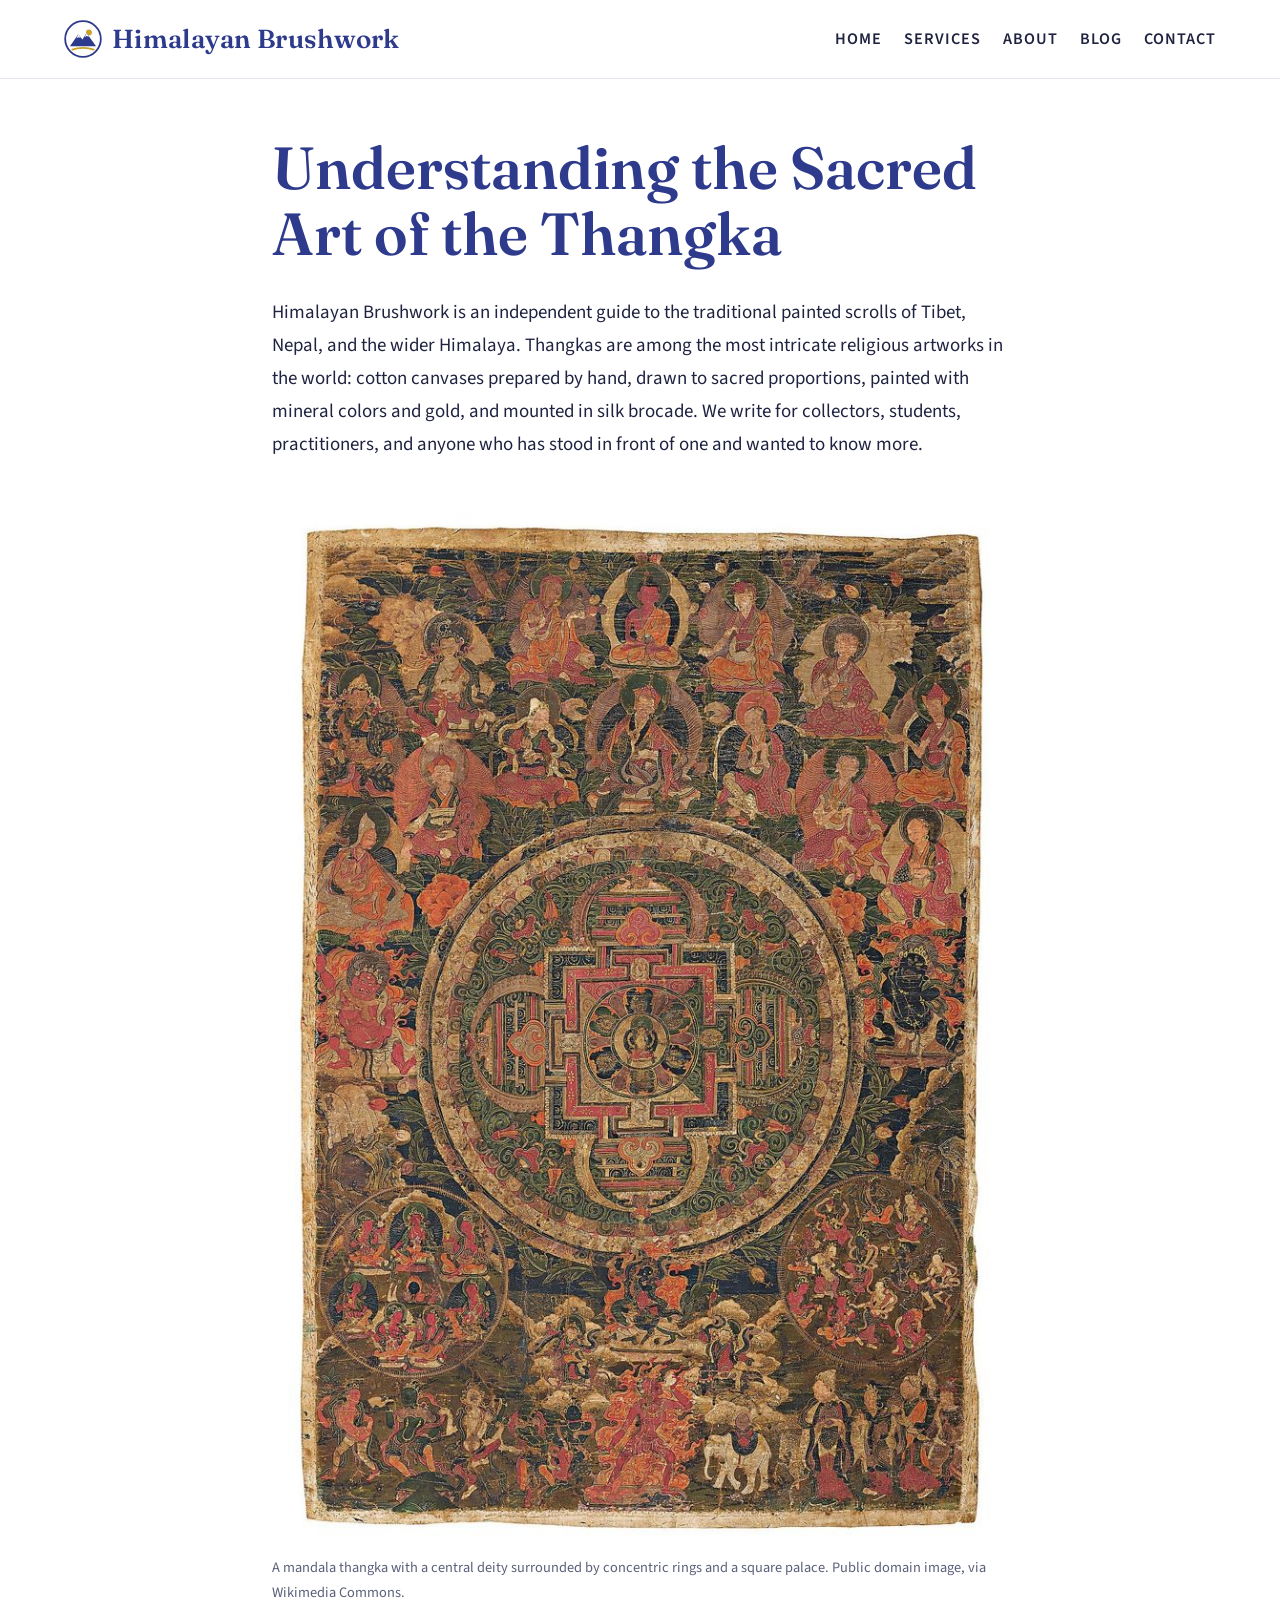
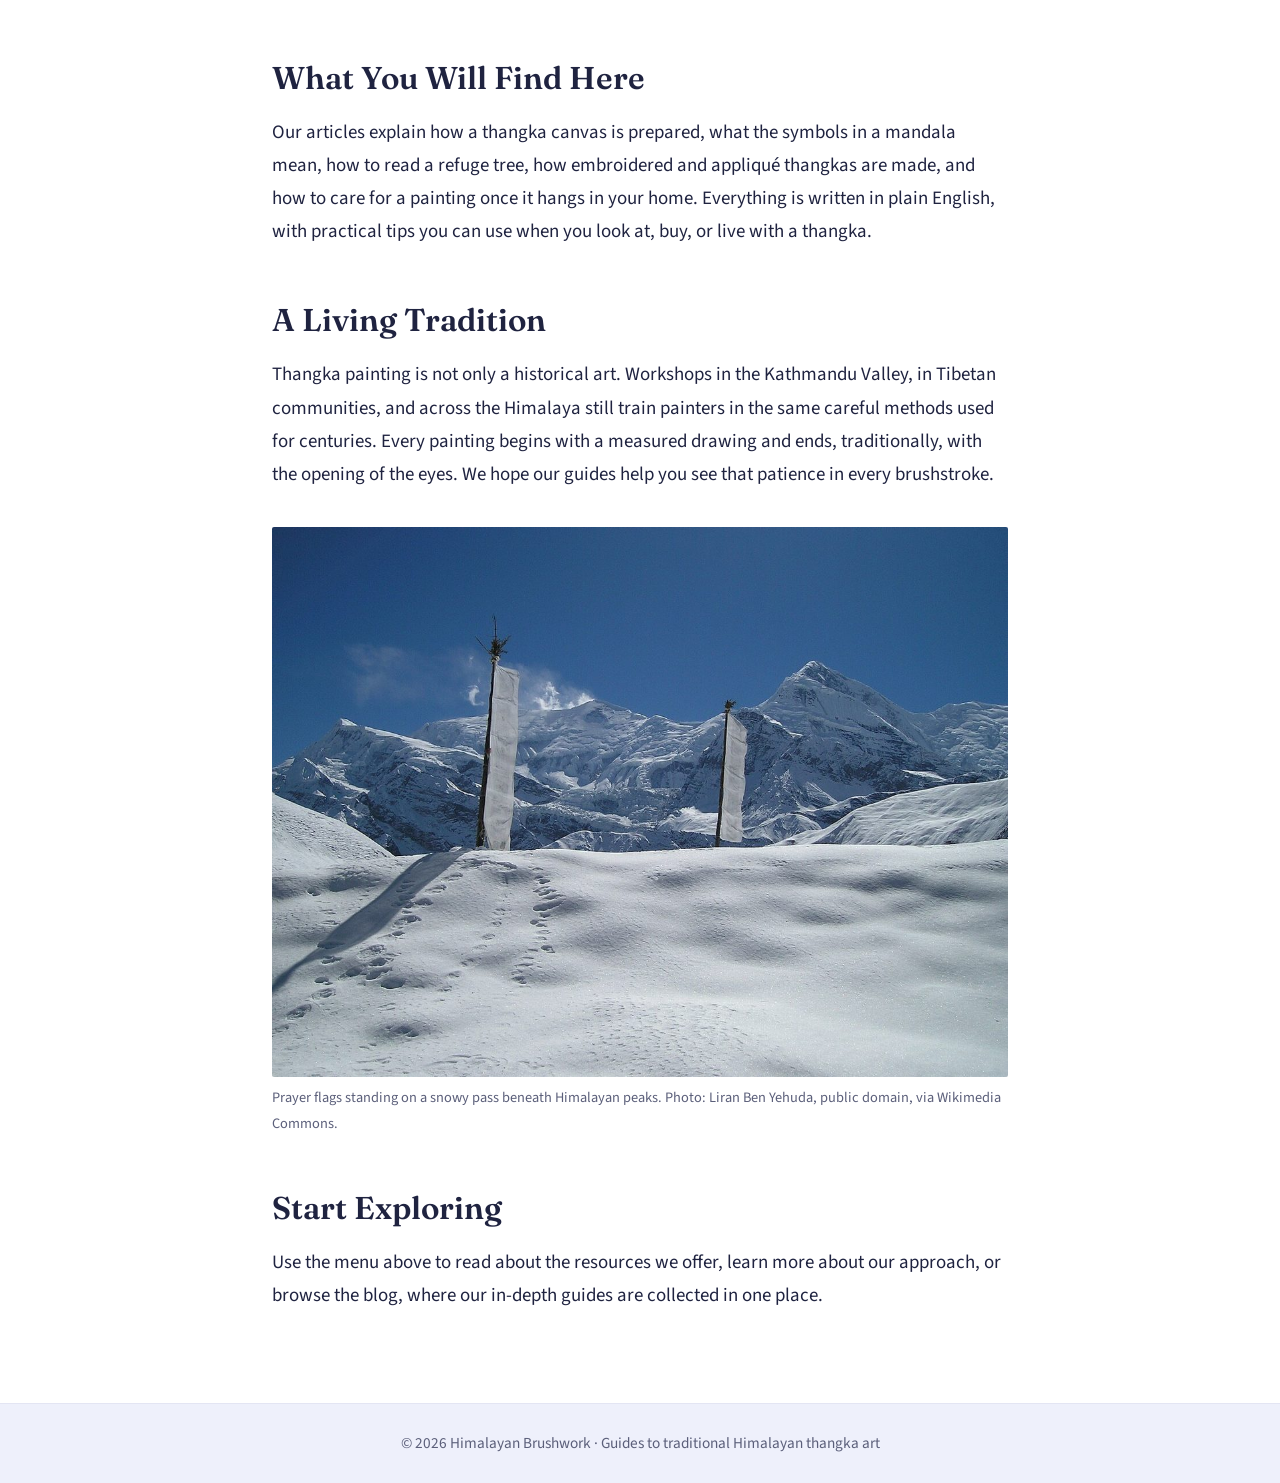
<file: index.html>
<!DOCTYPE html>
<html lang="en"><head><meta charset="utf-8"><meta name="viewport" content="width=device-width,initial-scale=1">
<title>Himalayan Brushwork | A Guide to Himalayan Thangka Art</title><meta name="description" content="An independent guide to traditional thangka painting from Tibet, Nepal, and the Himalaya: how thangkas are made, what they mean, and how to care for them."><meta name="robots" content="index, follow"><link rel="canonical" href="https://nepathangka.github.io/himalayan-brushwork/"><link rel="stylesheet" href="style.css"><link rel="icon" href="favicon.svg" type="image/svg+xml"><script src="motion.js" defer></script></head>
<body><header><a class="brand" href="index.html"><svg class="logo-mark" viewBox="0 0 64 64" width="38" height="38" aria-hidden="true" xmlns="http://www.w3.org/2000/svg"><circle cx="32" cy="32" r="30" fill="#fff" stroke="#2e3a8c" stroke-width="3"/><circle cx="42" cy="21" r="5" fill="#c9a227"/><path d="M10 44 L24 24 L31 33 L38 22 L54 44 Z" fill="#2e3a8c"/><path d="M24 24 L28 30 L24 29 L21 31 Z M38 22 L42 28 L38 27 L35 29 Z" fill="#fff"/><path d="M14 50 C24 46, 40 46, 50 50" stroke="#c9a227" stroke-width="3" fill="none" stroke-linecap="round"/></svg>Himalayan Brushwork</a><nav><a href="index.html">Home</a><a href="services.html">Services</a><a href="about.html">About</a><a href="blog.html">Blog</a><a href="contact.html">Contact</a></nav></header><main>
<h1>Understanding the Sacred Art of the Thangka</h1>
<p>Himalayan Brushwork is an independent guide to the traditional painted scrolls of Tibet, Nepal, and the wider Himalaya. Thangkas are among the most intricate religious artworks in the world: cotton canvases prepared by hand, drawn to sacred proportions, painted with mineral colors and gold, and mounted in silk brocade. We write for collectors, students, practitioners, and anyone who has stood in front of one and wanted to know more.</p>
<figure><img src="home-mandala.jpg" alt="A mandala thangka with a central deity surrounded by concentric rings and a square palace."><figcaption>A mandala thangka with a central deity surrounded by concentric rings and a square palace. Public domain image, via Wikimedia Commons.</figcaption></figure>
<h2>What You Will Find Here</h2>
<p>Our articles explain how a thangka canvas is prepared, what the symbols in a mandala mean, how to read a refuge tree, how embroidered and appliqué thangkas are made, and how to care for a painting once it hangs in your home. Everything is written in plain English, with practical tips you can use when you look at, buy, or live with a thangka.</p>
<h2>A Living Tradition</h2>
<p>Thangka painting is not only a historical art. Workshops in the Kathmandu Valley, in Tibetan communities, and across the Himalaya still train painters in the same careful methods used for centuries. Every painting begins with a measured drawing and ends, traditionally, with the opening of the eyes. We hope our guides help you see that patience in every brushstroke.</p>
<figure><img src="home-prayer-flags.jpg" alt="Prayer flags standing on a snowy pass beneath Himalayan peaks."><figcaption>Prayer flags standing on a snowy pass beneath Himalayan peaks. Photo: Liran Ben Yehuda, public domain, via Wikimedia Commons.</figcaption></figure>
<h2>Start Exploring</h2>
<p>Use the menu above to read about the resources we offer, learn more about our approach, or browse the blog, where our in-depth guides are collected in one place.</p>
</main><footer>© 2026 Himalayan Brushwork · Guides to traditional Himalayan thangka art</footer></body></html>
</file>
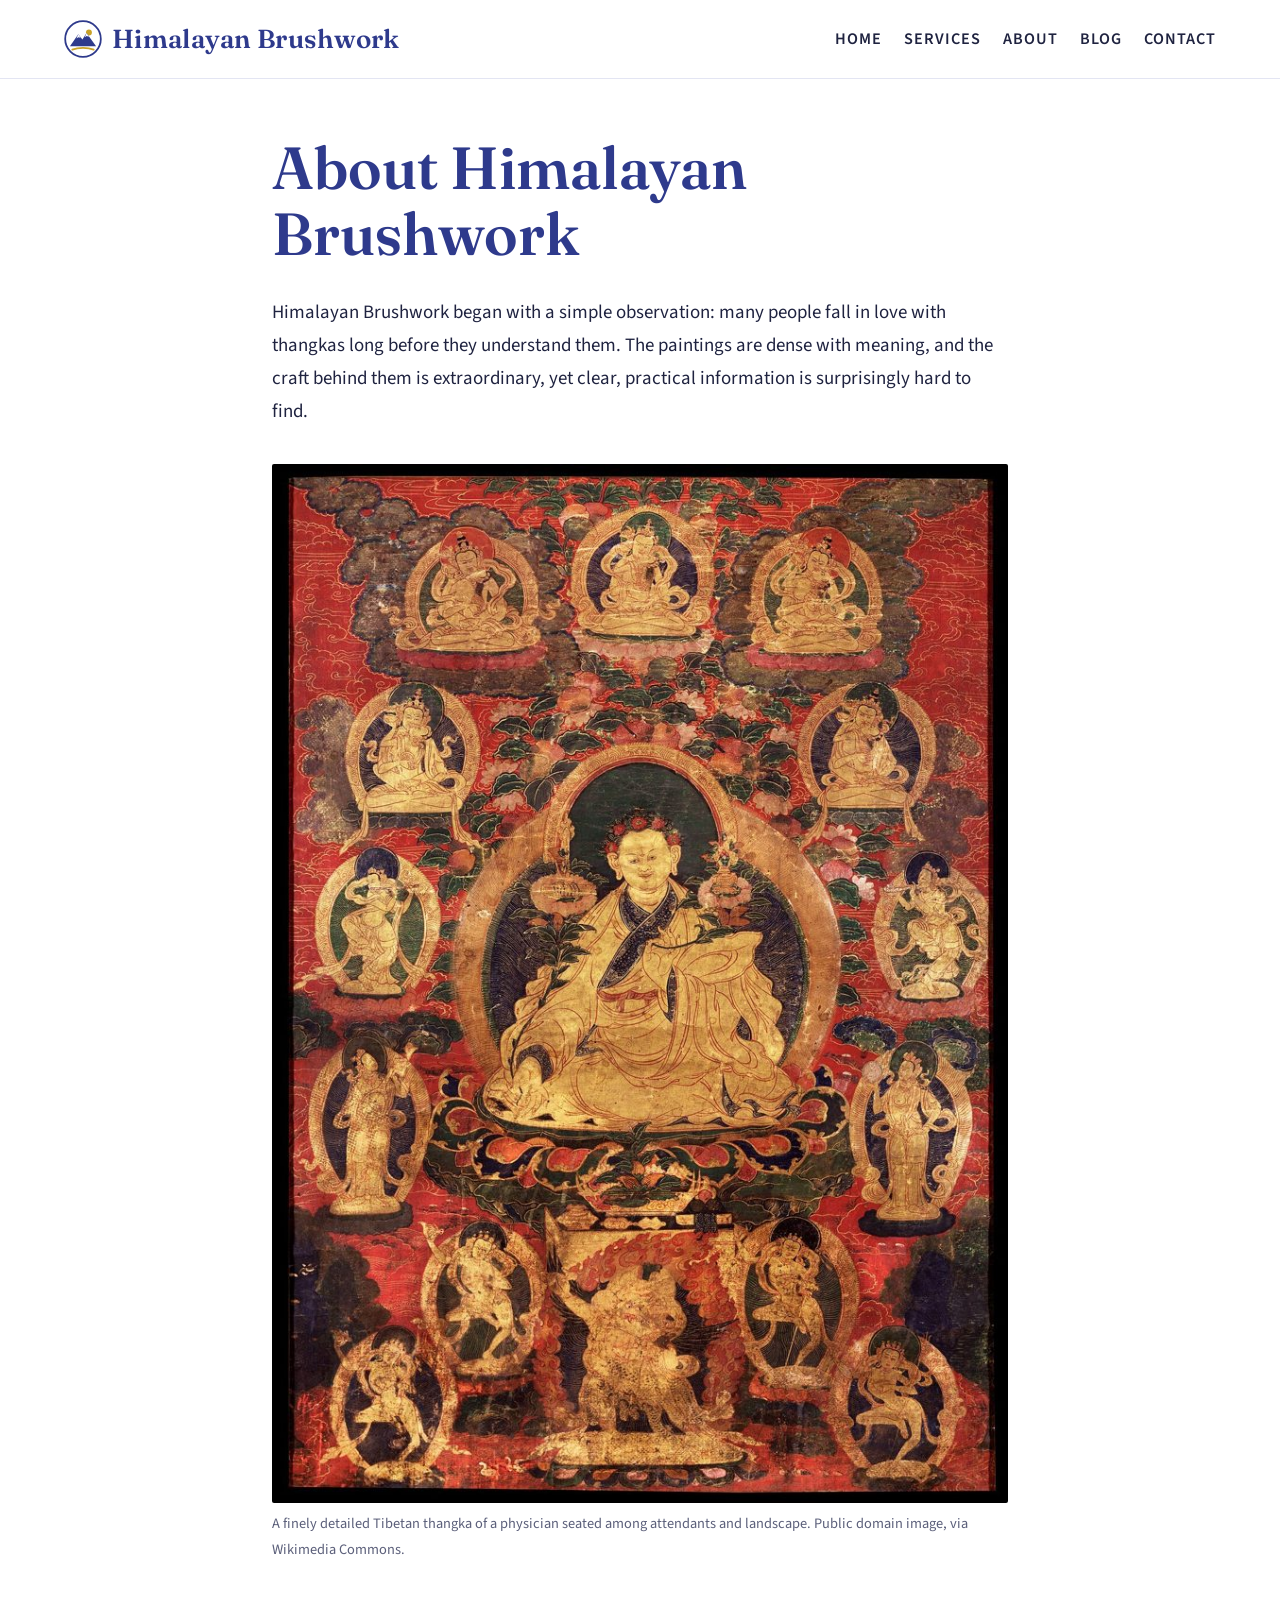
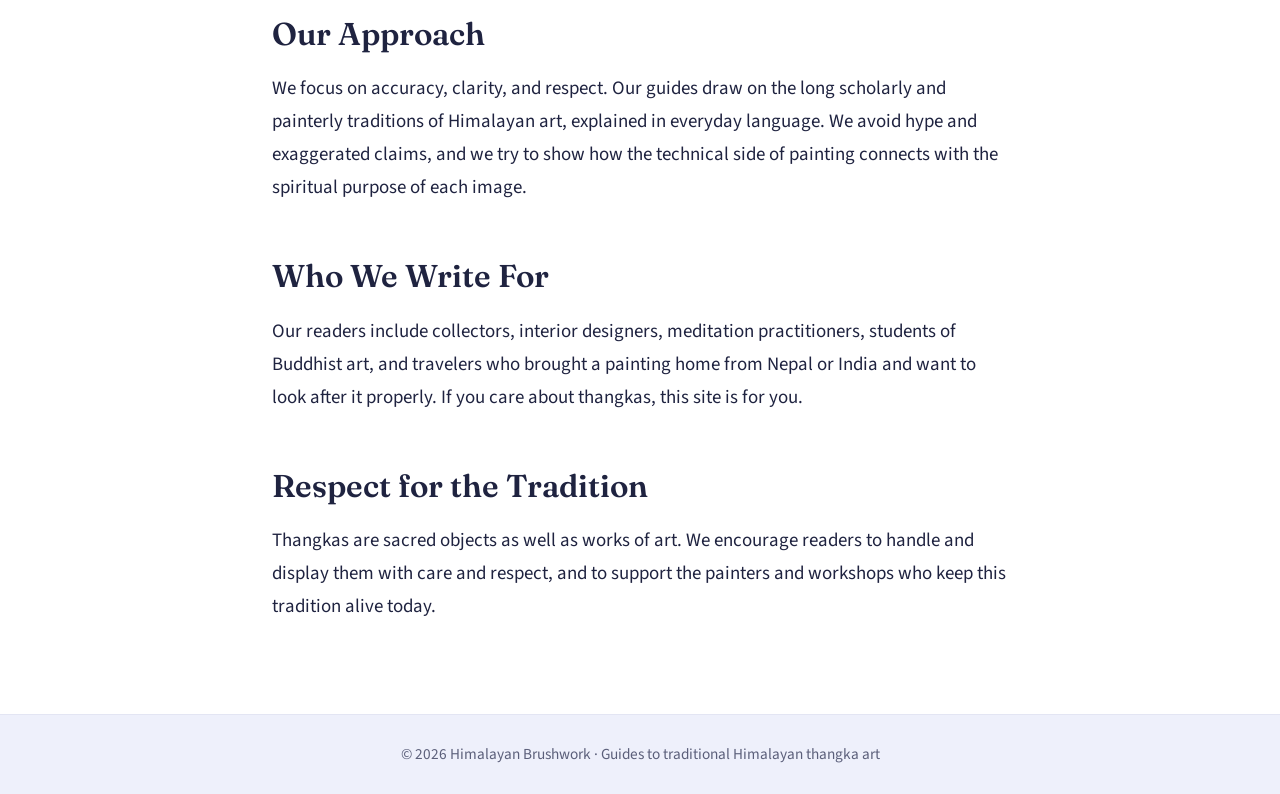
<file: about.html>
<!DOCTYPE html>
<html lang="en"><head><meta charset="utf-8"><meta name="viewport" content="width=device-width,initial-scale=1">
<title>About | Himalayan Brushwork</title><meta name="description" content="About Himalayan Brushwork, an independent educational guide to traditional Himalayan thangka painting."><meta name="robots" content="index, follow"><link rel="canonical" href="https://nepathangka.github.io/himalayan-brushwork/about.html"><link rel="stylesheet" href="style.css"><link rel="icon" href="favicon.svg" type="image/svg+xml"><script src="motion.js" defer></script></head>
<body><header><a class="brand" href="index.html"><svg class="logo-mark" viewBox="0 0 64 64" width="38" height="38" aria-hidden="true" xmlns="http://www.w3.org/2000/svg"><circle cx="32" cy="32" r="30" fill="#fff" stroke="#2e3a8c" stroke-width="3"/><circle cx="42" cy="21" r="5" fill="#c9a227"/><path d="M10 44 L24 24 L31 33 L38 22 L54 44 Z" fill="#2e3a8c"/><path d="M24 24 L28 30 L24 29 L21 31 Z M38 22 L42 28 L38 27 L35 29 Z" fill="#fff"/><path d="M14 50 C24 46, 40 46, 50 50" stroke="#c9a227" stroke-width="3" fill="none" stroke-linecap="round"/></svg>Himalayan Brushwork</a><nav><a href="index.html">Home</a><a href="services.html">Services</a><a href="about.html">About</a><a href="blog.html">Blog</a><a href="contact.html">Contact</a></nav></header><main>
<h1>About Himalayan Brushwork</h1>
<p>Himalayan Brushwork began with a simple observation: many people fall in love with thangkas long before they understand them. The paintings are dense with meaning, and the craft behind them is extraordinary, yet clear, practical information is surprisingly hard to find.</p>
<figure><img src="about-physician.jpg" alt="A finely detailed Tibetan thangka of a physician seated among attendants and landscape."><figcaption>A finely detailed Tibetan thangka of a physician seated among attendants and landscape. Public domain image, via Wikimedia Commons.</figcaption></figure>
<h2>Our Approach</h2>
<p>We focus on accuracy, clarity, and respect. Our guides draw on the long scholarly and painterly traditions of Himalayan art, explained in everyday language. We avoid hype and exaggerated claims, and we try to show how the technical side of painting connects with the spiritual purpose of each image.</p>
<h2>Who We Write For</h2>
<p>Our readers include collectors, interior designers, meditation practitioners, students of Buddhist art, and travelers who brought a painting home from Nepal or India and want to look after it properly. If you care about thangkas, this site is for you.</p>
<h2>Respect for the Tradition</h2>
<p>Thangkas are sacred objects as well as works of art. We encourage readers to handle and display them with care and respect, and to support the painters and workshops who keep this tradition alive today.</p>
</main><footer>© 2026 Himalayan Brushwork · Guides to traditional Himalayan thangka art</footer></body></html>
</file>
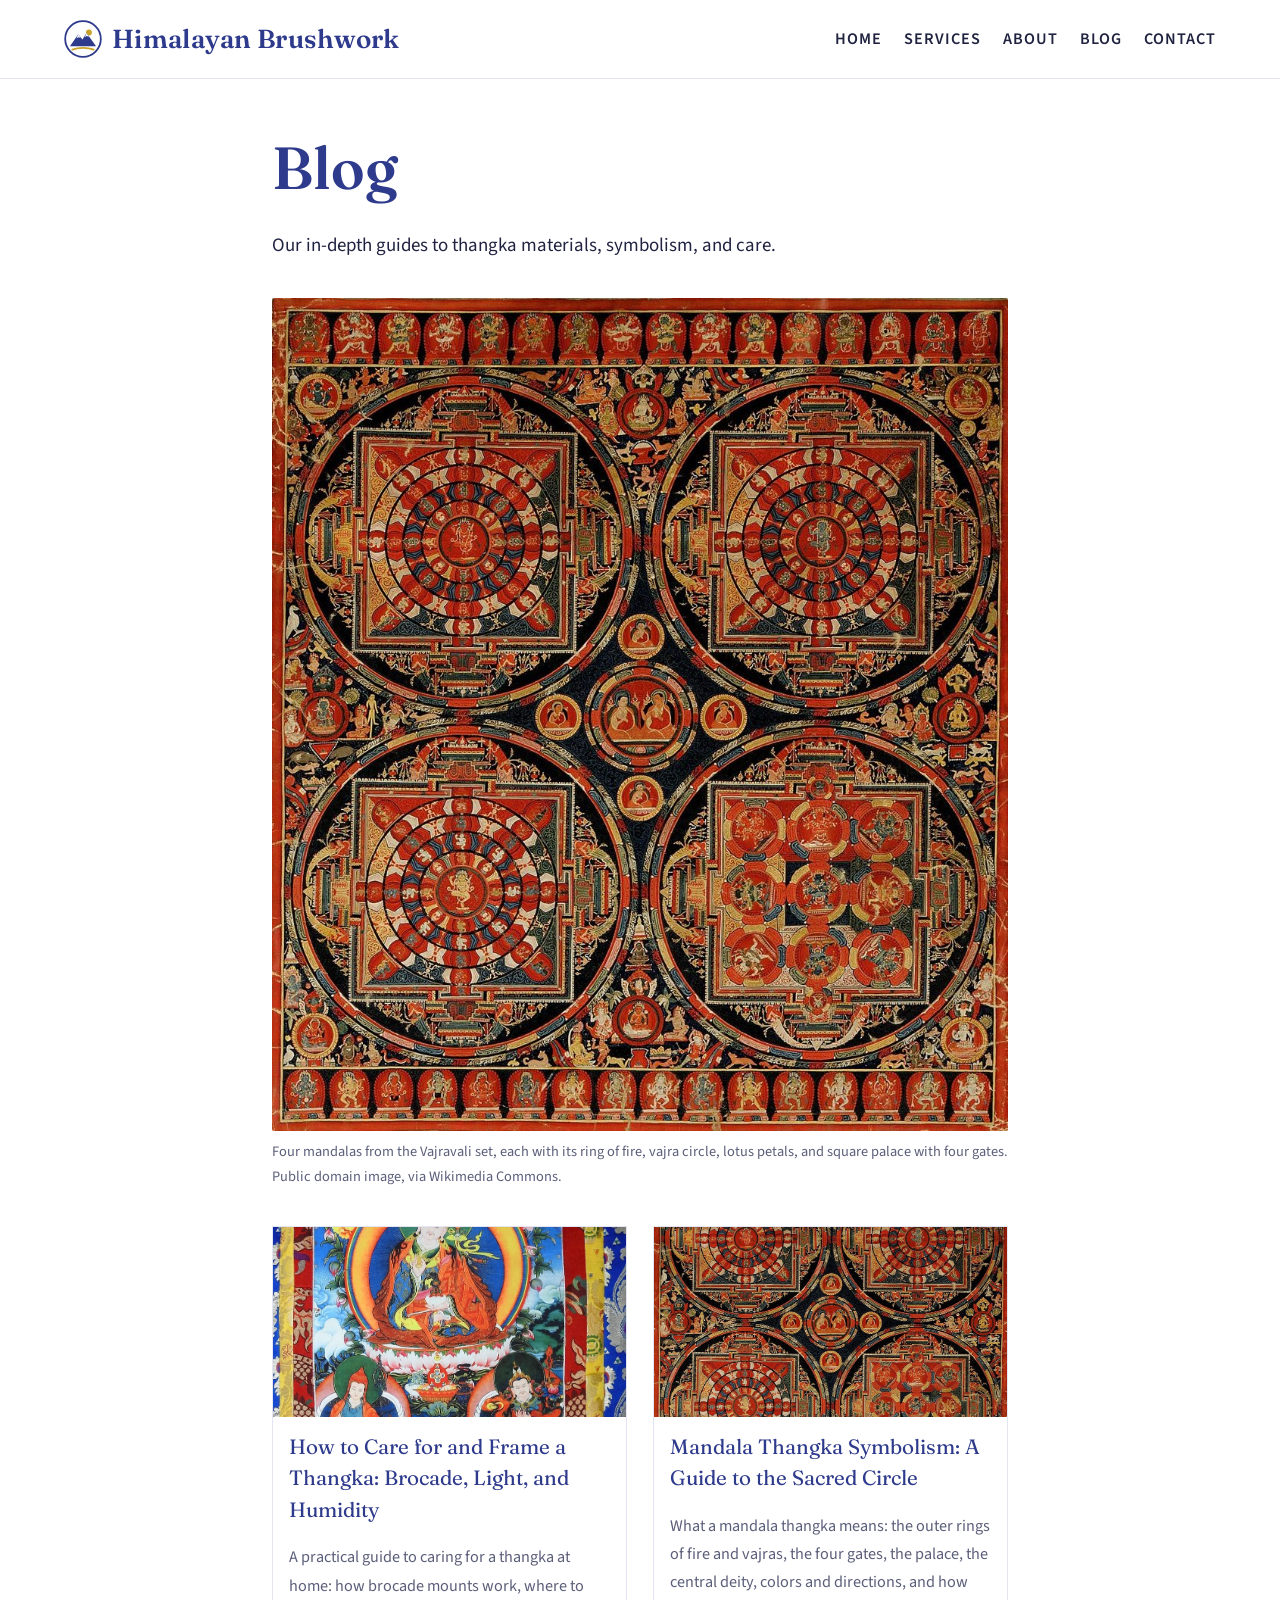
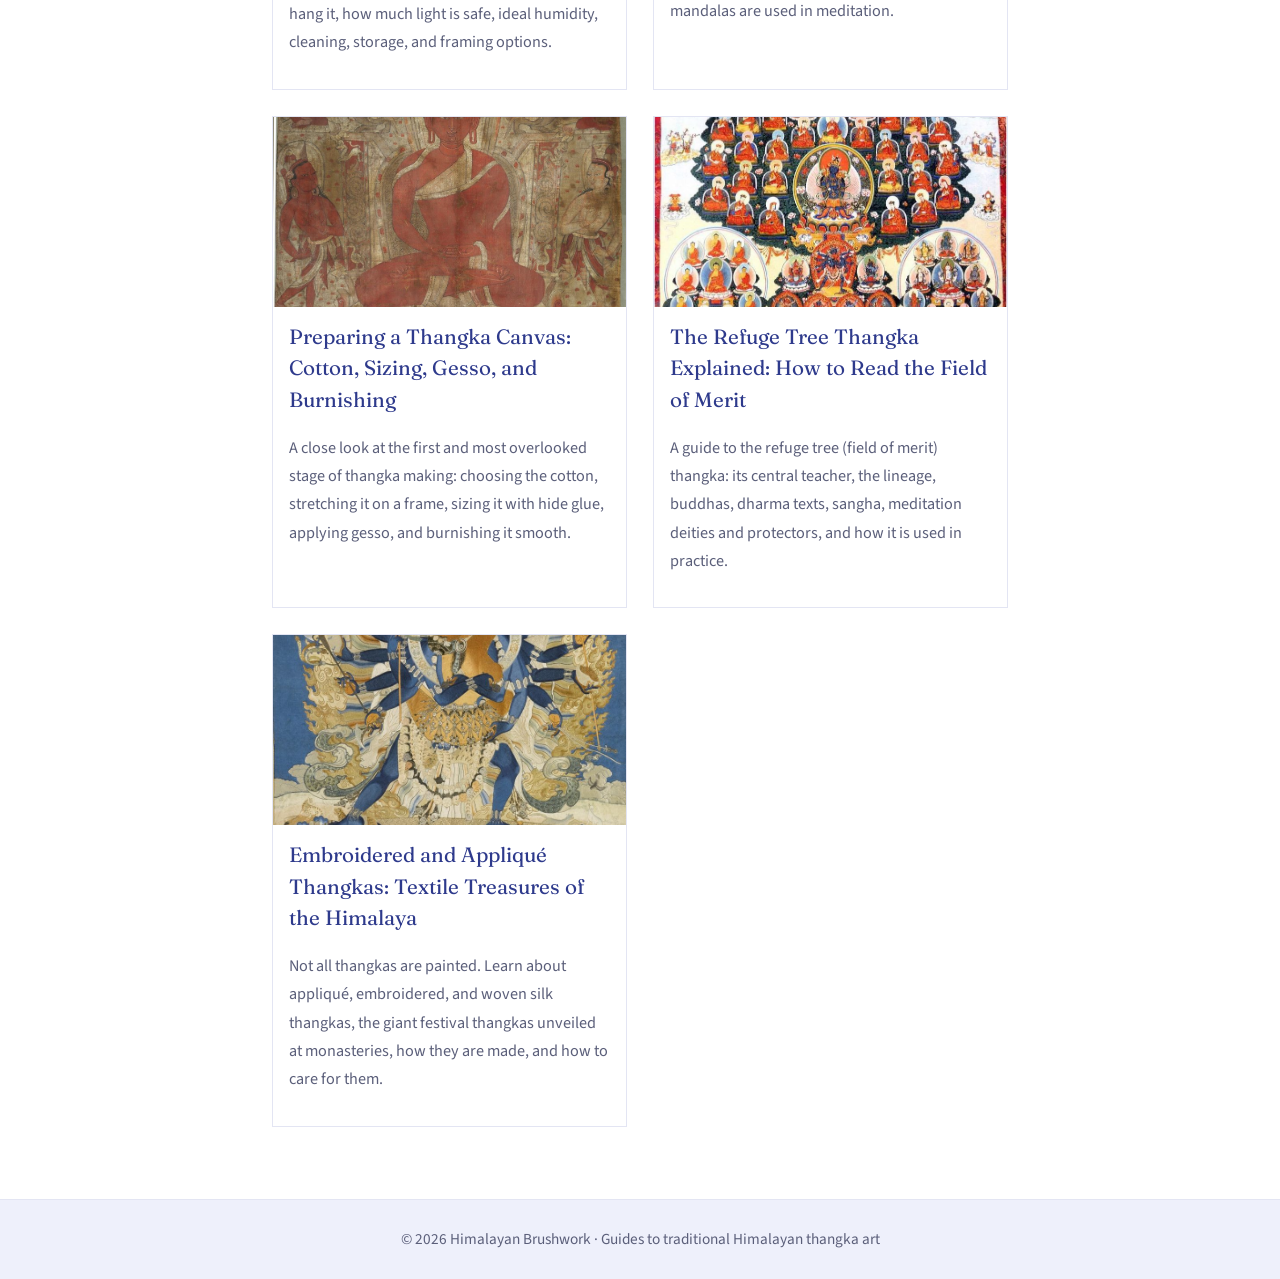
<file: blog.html>
<!DOCTYPE html>
<html lang="en"><head><meta charset="utf-8"><meta name="viewport" content="width=device-width,initial-scale=1">
<title>Blog | Himalayan Brushwork</title><meta name="description" content="Guides to thangka art: canvas preparation, mandala symbolism, the refuge tree, textile thangkas, and care and framing."><meta name="robots" content="index, follow"><link rel="canonical" href="https://nepathangka.github.io/himalayan-brushwork/blog.html"><link rel="stylesheet" href="style.css"><link rel="icon" href="favicon.svg" type="image/svg+xml"><script src="motion.js" defer></script></head>
<body><header><a class="brand" href="index.html"><svg class="logo-mark" viewBox="0 0 64 64" width="38" height="38" aria-hidden="true" xmlns="http://www.w3.org/2000/svg"><circle cx="32" cy="32" r="30" fill="#fff" stroke="#2e3a8c" stroke-width="3"/><circle cx="42" cy="21" r="5" fill="#c9a227"/><path d="M10 44 L24 24 L31 33 L38 22 L54 44 Z" fill="#2e3a8c"/><path d="M24 24 L28 30 L24 29 L21 31 Z M38 22 L42 28 L38 27 L35 29 Z" fill="#fff"/><path d="M14 50 C24 46, 40 46, 50 50" stroke="#c9a227" stroke-width="3" fill="none" stroke-linecap="round"/></svg>Himalayan Brushwork</a><nav><a href="index.html">Home</a><a href="services.html">Services</a><a href="about.html">About</a><a href="blog.html">Blog</a><a href="contact.html">Contact</a></nav></header><main>
<h1>Blog</h1>
<p>Our in-depth guides to thangka materials, symbolism, and care.</p>
<figure><img src="mandala-vajravali.jpg" alt="Four mandalas from the Vajravali set, each with its ring of fire, vajra circle, lotus petals, and square palace with four gates."><figcaption>Four mandalas from the Vajravali set, each with its ring of fire, vajra circle, lotus petals, and square palace with four gates. Public domain image, via Wikimedia Commons.</figcaption></figure>
<div class="cards"><div class="card"><img src="care-brocade.jpg" alt="A thangka of Padmasambhava sewn into a traditional silk brocade mount with red and yellow inner borders."><div><a href="caring-for-and-framing-a-thangka.html">How to Care for and Frame a Thangka: Brocade, Light, and Humidity</a><p>A practical guide to caring for a thangka at home: how brocade mounts work, where to hang it, how much light is safe, ideal humidity, cleaning, storage, and framing options.</p></div></div><div class="card"><img src="mandala-vajravali.jpg" alt="Four mandalas from the Vajravali set, each with its ring of fire, vajra circle, lotus petals, and square palace with four gates."><div><a href="mandala-thangka-symbolism.html">Mandala Thangka Symbolism: A Guide to the Sacred Circle</a><p>What a mandala thangka means: the outer rings of fire and vajras, the four gates, the palace, the central deity, colors and directions, and how mandalas are used in meditation.</p></div></div><div class="card"><img src="canvas-amitabha-tabo.jpg" alt="A 12th-century painting of Amitabha with attendants from Tabo Monastery; its crisp lines depend on a smooth, burnished ground."><div><a href="preparing-a-thangka-canvas.html">Preparing a Thangka Canvas: Cotton, Sizing, Gesso, and Burnishing</a><p>A close look at the first and most overlooked stage of thangka making: choosing the cotton, stretching it on a frame, sizing it with hide glue, applying gesso, and burnishing it smooth.</p></div></div><div class="card"><img src="refuge-tree-kagyu.jpg" alt="A painted Karma Kagyu refuge tree with the lineage, buddhas, scriptures, deities, and protectors arranged on the branches."><div><a href="refuge-tree-thangka-explained.html">The Refuge Tree Thangka Explained: How to Read the Field of Merit</a><p>A guide to the refuge tree (field of merit) thangka: its central teacher, the lineage, buddhas, dharma texts, sangha, meditation deities and protectors, and how it is used in practice.</p></div></div><div class="card"><img src="textile-embroidered-chakrasamvara.jpg" alt="An 18th-century embroidered silk thangka of Chakrasamvara and Vajravarahi."><div><a href="embroidered-and-applique-thangkas.html">Embroidered and Appliqué Thangkas: Textile Treasures of the Himalaya</a><p>Not all thangkas are painted. Learn about appliqué, embroidered, and woven silk thangkas, the giant festival thangkas unveiled at monasteries, how they are made, and how to care for them.</p></div></div></div>
</main><footer>© 2026 Himalayan Brushwork · Guides to traditional Himalayan thangka art</footer></body></html>
</file>
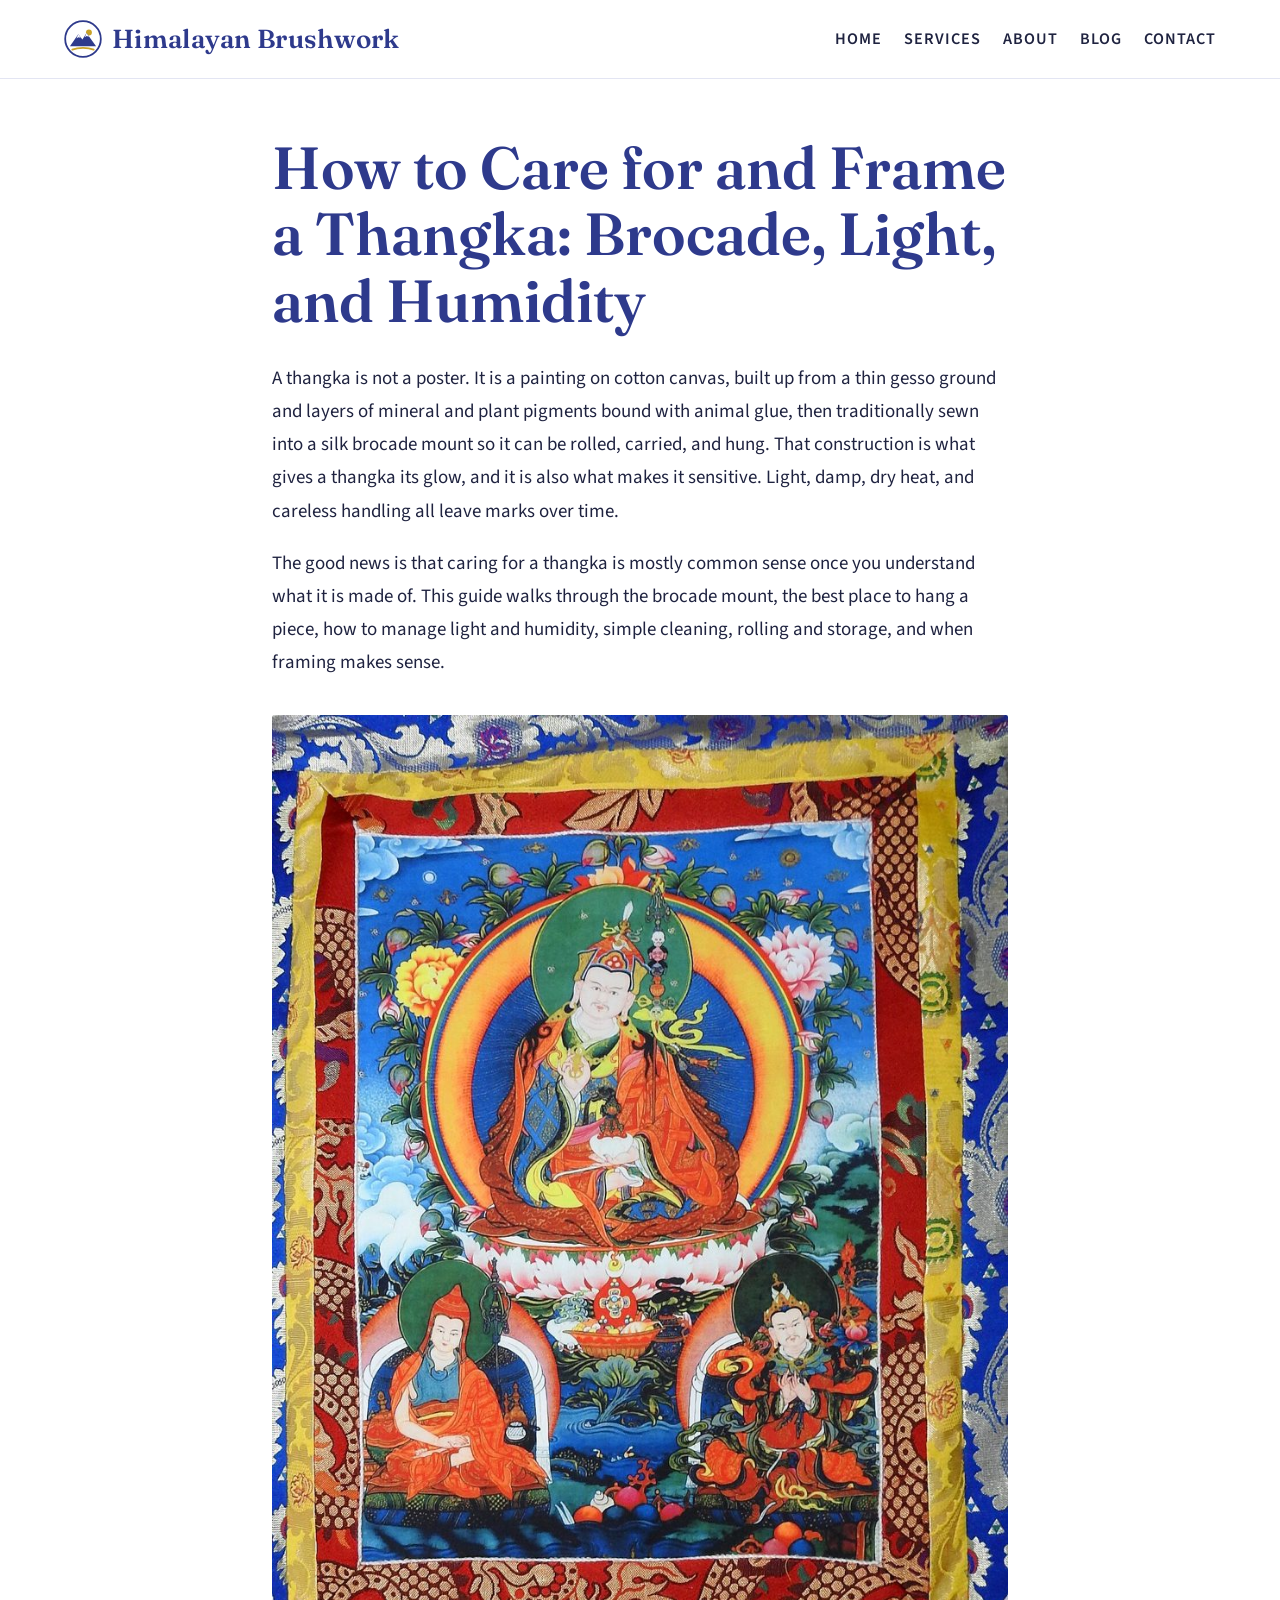
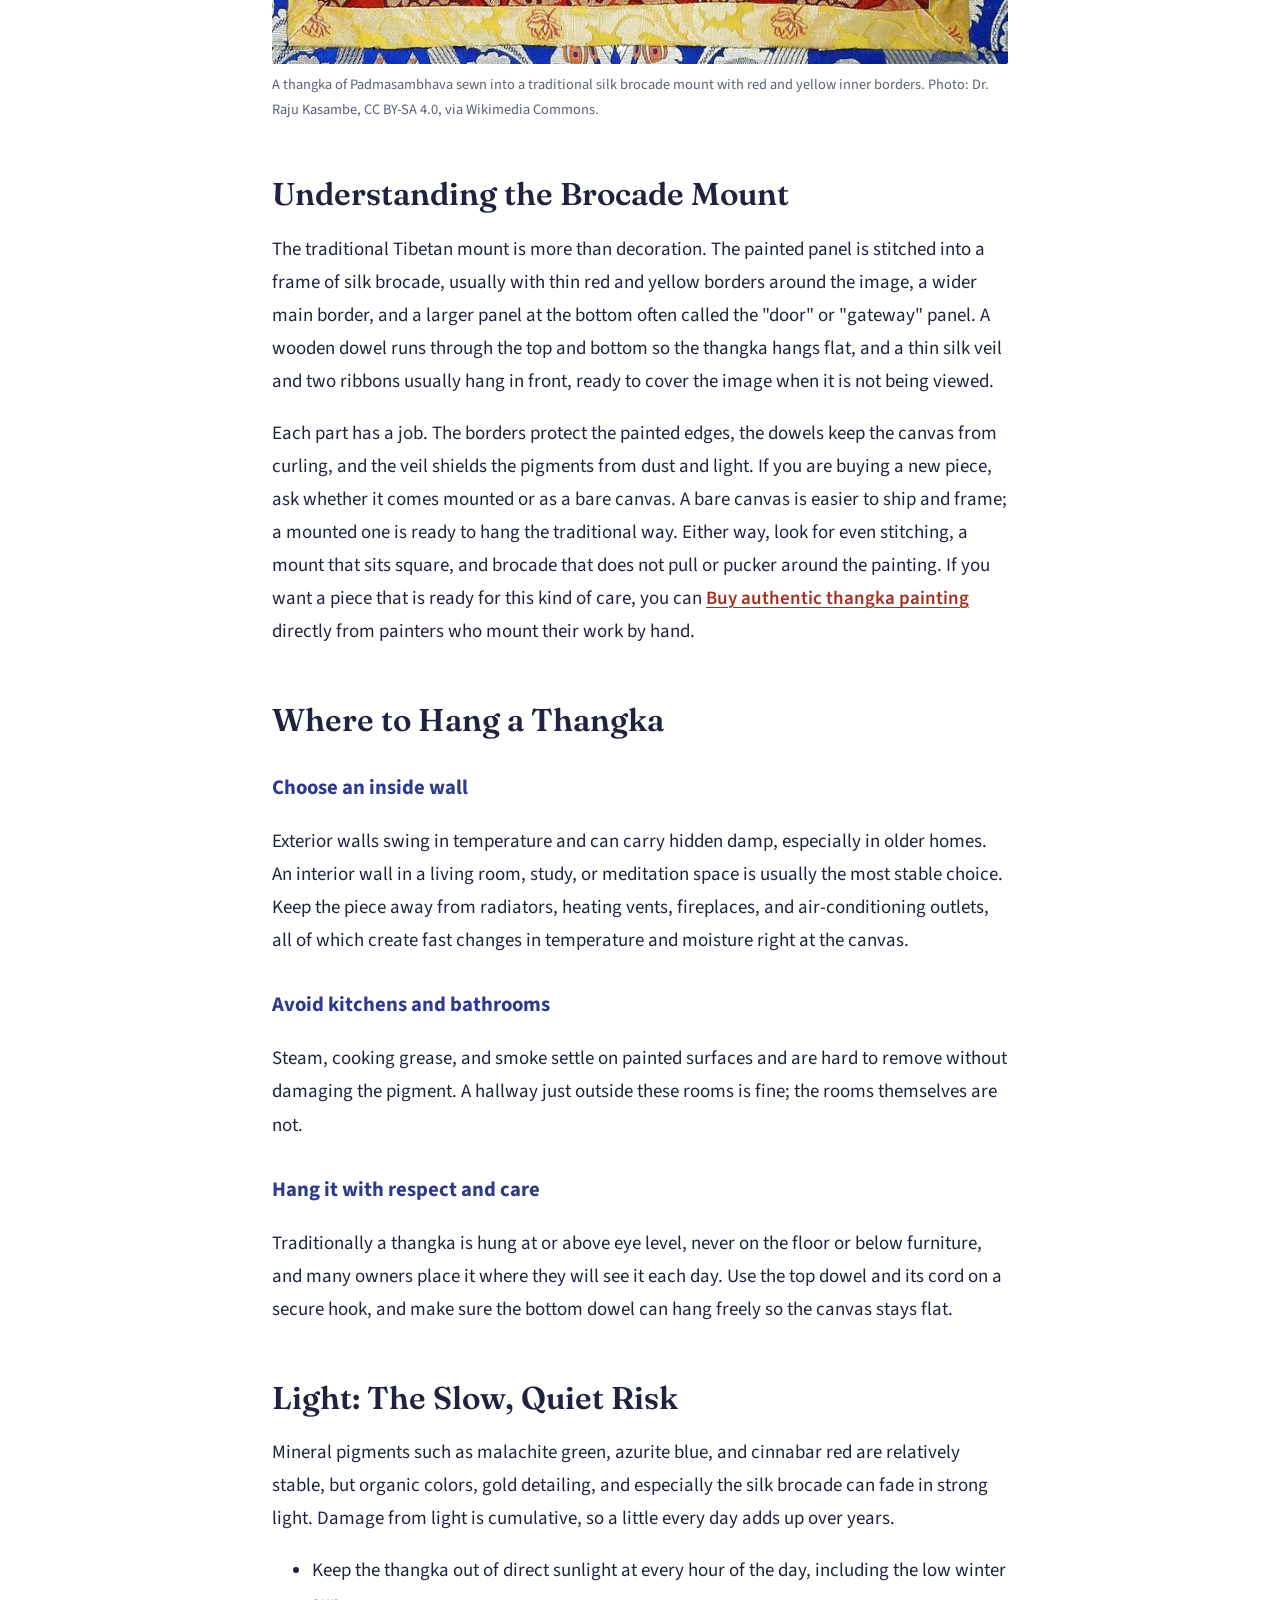
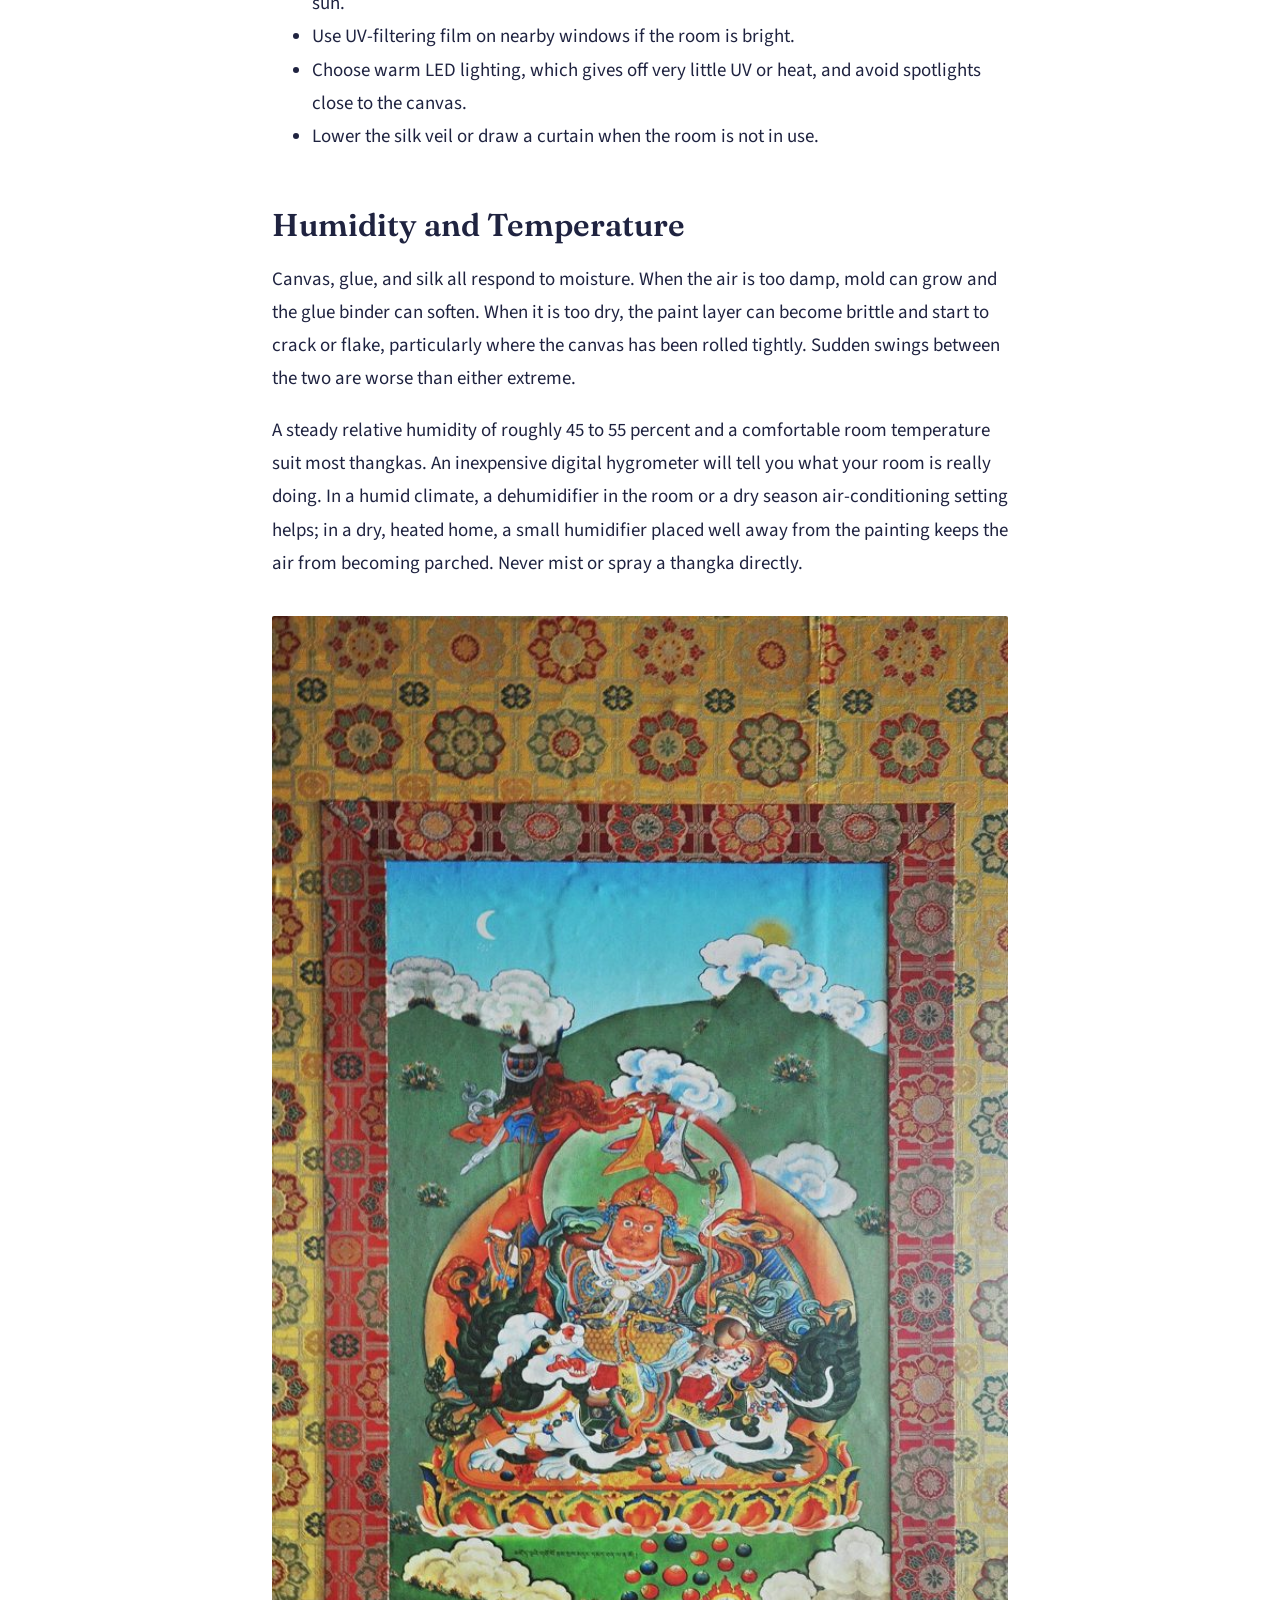
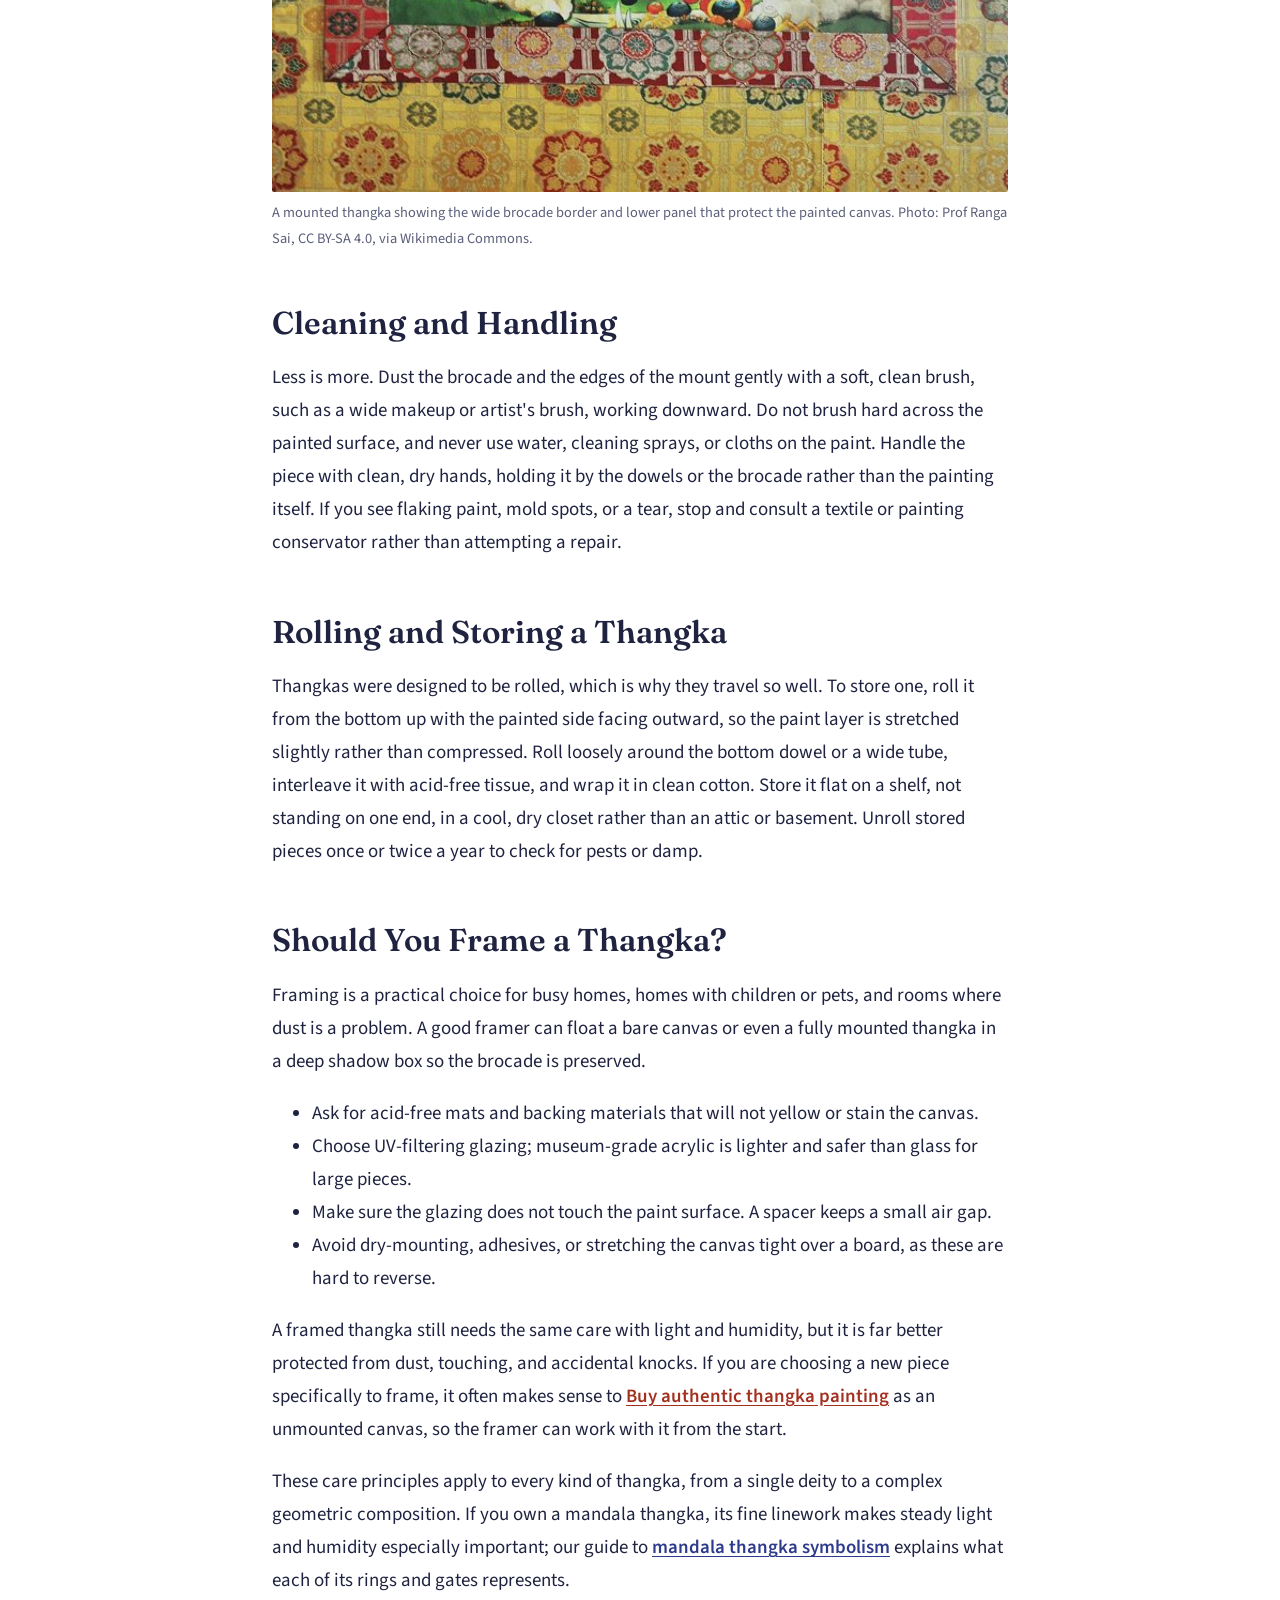
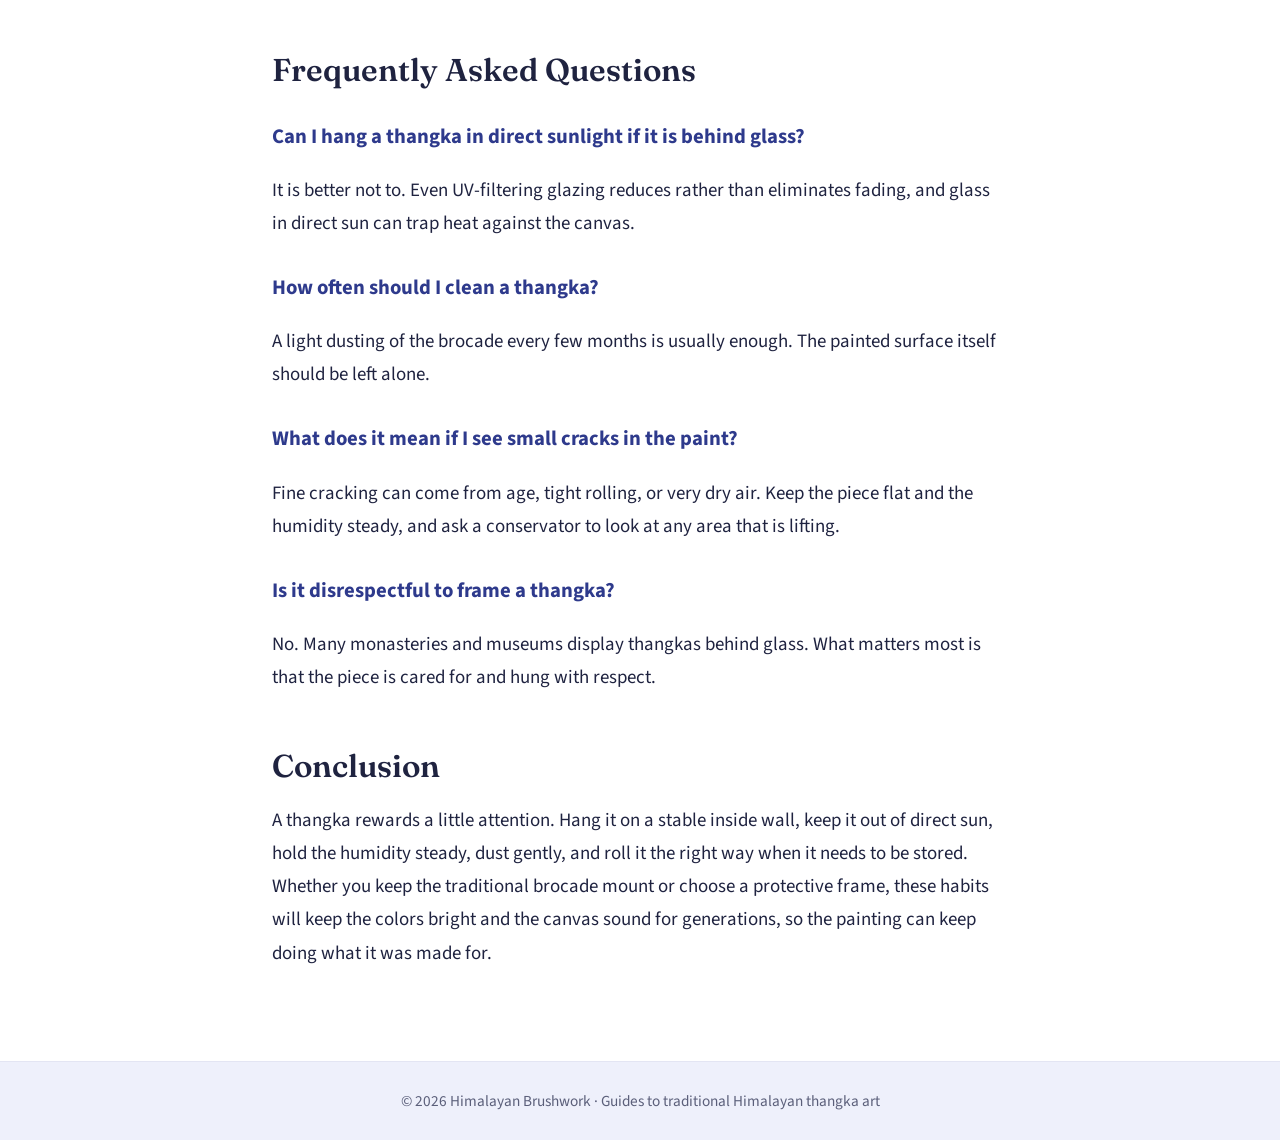
<file: caring-for-and-framing-a-thangka.html>
<!DOCTYPE html>
<html lang="en"><head><meta charset="utf-8"><meta name="viewport" content="width=device-width,initial-scale=1">
<title>How to Care for and Frame a Thangka: Brocade, Light, and Humidity | Himalayan Brushwork</title><meta name="description" content="A practical guide to caring for a thangka at home: how brocade mounts work, where to hang it, how much light is safe, ideal humidity, cleaning, storage, and framing options."><meta name="robots" content="index, follow"><link rel="canonical" href="https://nepathangka.github.io/himalayan-brushwork/caring-for-and-framing-a-thangka.html"><link rel="stylesheet" href="style.css"><link rel="icon" href="favicon.svg" type="image/svg+xml"><script src="motion.js" defer></script></head>
<body><header><a class="brand" href="index.html"><svg class="logo-mark" viewBox="0 0 64 64" width="38" height="38" aria-hidden="true" xmlns="http://www.w3.org/2000/svg"><circle cx="32" cy="32" r="30" fill="#fff" stroke="#2e3a8c" stroke-width="3"/><circle cx="42" cy="21" r="5" fill="#c9a227"/><path d="M10 44 L24 24 L31 33 L38 22 L54 44 Z" fill="#2e3a8c"/><path d="M24 24 L28 30 L24 29 L21 31 Z M38 22 L42 28 L38 27 L35 29 Z" fill="#fff"/><path d="M14 50 C24 46, 40 46, 50 50" stroke="#c9a227" stroke-width="3" fill="none" stroke-linecap="round"/></svg>Himalayan Brushwork</a><nav><a href="index.html">Home</a><a href="services.html">Services</a><a href="about.html">About</a><a href="blog.html">Blog</a><a href="contact.html">Contact</a></nav></header><main>
<h1>How to Care for and Frame a Thangka: Brocade, Light, and Humidity</h1>
<p>A thangka is not a poster. It is a painting on cotton canvas, built up from a thin gesso ground and layers of mineral and plant pigments bound with animal glue, then traditionally sewn into a silk brocade mount so it can be rolled, carried, and hung. That construction is what gives a thangka its glow, and it is also what makes it sensitive. Light, damp, dry heat, and careless handling all leave marks over time.</p>
<p>The good news is that caring for a thangka is mostly common sense once you understand what it is made of. This guide walks through the brocade mount, the best place to hang a piece, how to manage light and humidity, simple cleaning, rolling and storage, and when framing makes sense.</p>
<figure><img src="care-brocade.jpg" alt="A thangka of Padmasambhava sewn into a traditional silk brocade mount with red and yellow inner borders."><figcaption>A thangka of Padmasambhava sewn into a traditional silk brocade mount with red and yellow inner borders. Photo: Dr. Raju Kasambe, CC BY-SA 4.0, via Wikimedia Commons.</figcaption></figure>
<h2>Understanding the Brocade Mount</h2>
<p>The traditional Tibetan mount is more than decoration. The painted panel is stitched into a frame of silk brocade, usually with thin red and yellow borders around the image, a wider main border, and a larger panel at the bottom often called the "door" or "gateway" panel. A wooden dowel runs through the top and bottom so the thangka hangs flat, and a thin silk veil and two ribbons usually hang in front, ready to cover the image when it is not being viewed.</p>
<p>Each part has a job. The borders protect the painted edges, the dowels keep the canvas from curling, and the veil shields the pigments from dust and light. If you are buying a new piece, ask whether it comes mounted or as a bare canvas. A bare canvas is easier to ship and frame; a mounted one is ready to hang the traditional way. Either way, look for even stitching, a mount that sits square, and brocade that does not pull or pucker around the painting. If you want a piece that is ready for this kind of care, you can <a href="https://nepathangka.com/" style="color:#a3301f;text-decoration:underline;font-weight:600;">Buy authentic thangka painting</a> directly from painters who mount their work by hand.</p>
<h2>Where to Hang a Thangka</h2>
<h3>Choose an inside wall</h3>
<p>Exterior walls swing in temperature and can carry hidden damp, especially in older homes. An interior wall in a living room, study, or meditation space is usually the most stable choice. Keep the piece away from radiators, heating vents, fireplaces, and air-conditioning outlets, all of which create fast changes in temperature and moisture right at the canvas.</p>
<h3>Avoid kitchens and bathrooms</h3>
<p>Steam, cooking grease, and smoke settle on painted surfaces and are hard to remove without damaging the pigment. A hallway just outside these rooms is fine; the rooms themselves are not.</p>
<h3>Hang it with respect and care</h3>
<p>Traditionally a thangka is hung at or above eye level, never on the floor or below furniture, and many owners place it where they will see it each day. Use the top dowel and its cord on a secure hook, and make sure the bottom dowel can hang freely so the canvas stays flat.</p>
<h2>Light: The Slow, Quiet Risk</h2>
<p>Mineral pigments such as malachite green, azurite blue, and cinnabar red are relatively stable, but organic colors, gold detailing, and especially the silk brocade can fade in strong light. Damage from light is cumulative, so a little every day adds up over years.</p>
<ul><li>Keep the thangka out of direct sunlight at every hour of the day, including the low winter sun.</li><li>Use UV-filtering film on nearby windows if the room is bright.</li><li>Choose warm LED lighting, which gives off very little UV or heat, and avoid spotlights close to the canvas.</li><li>Lower the silk veil or draw a curtain when the room is not in use.</li></ul>
<h2>Humidity and Temperature</h2>
<p>Canvas, glue, and silk all respond to moisture. When the air is too damp, mold can grow and the glue binder can soften. When it is too dry, the paint layer can become brittle and start to crack or flake, particularly where the canvas has been rolled tightly. Sudden swings between the two are worse than either extreme.</p>
<p>A steady relative humidity of roughly 45 to 55 percent and a comfortable room temperature suit most thangkas. An inexpensive digital hygrometer will tell you what your room is really doing. In a humid climate, a dehumidifier in the room or a dry season air-conditioning setting helps; in a dry, heated home, a small humidifier placed well away from the painting keeps the air from becoming parched. Never mist or spray a thangka directly.</p>
<figure><img src="care-mount.jpg" alt="A mounted thangka showing the wide brocade border and lower panel that protect the painted canvas."><figcaption>A mounted thangka showing the wide brocade border and lower panel that protect the painted canvas. Photo: Prof Ranga Sai, CC BY-SA 4.0, via Wikimedia Commons.</figcaption></figure>
<h2>Cleaning and Handling</h2>
<p>Less is more. Dust the brocade and the edges of the mount gently with a soft, clean brush, such as a wide makeup or artist's brush, working downward. Do not brush hard across the painted surface, and never use water, cleaning sprays, or cloths on the paint. Handle the piece with clean, dry hands, holding it by the dowels or the brocade rather than the painting itself. If you see flaking paint, mold spots, or a tear, stop and consult a textile or painting conservator rather than attempting a repair.</p>
<h2>Rolling and Storing a Thangka</h2>
<p>Thangkas were designed to be rolled, which is why they travel so well. To store one, roll it from the bottom up with the painted side facing outward, so the paint layer is stretched slightly rather than compressed. Roll loosely around the bottom dowel or a wide tube, interleave it with acid-free tissue, and wrap it in clean cotton. Store it flat on a shelf, not standing on one end, in a cool, dry closet rather than an attic or basement. Unroll stored pieces once or twice a year to check for pests or damp.</p>
<h2>Should You Frame a Thangka?</h2>
<p>Framing is a practical choice for busy homes, homes with children or pets, and rooms where dust is a problem. A good framer can float a bare canvas or even a fully mounted thangka in a deep shadow box so the brocade is preserved.</p>
<ul><li>Ask for acid-free mats and backing materials that will not yellow or stain the canvas.</li><li>Choose UV-filtering glazing; museum-grade acrylic is lighter and safer than glass for large pieces.</li><li>Make sure the glazing does not touch the paint surface. A spacer keeps a small air gap.</li><li>Avoid dry-mounting, adhesives, or stretching the canvas tight over a board, as these are hard to reverse.</li></ul>
<p>A framed thangka still needs the same care with light and humidity, but it is far better protected from dust, touching, and accidental knocks. If you are choosing a new piece specifically to frame, it often makes sense to <a href="https://nepathangka.com/" style="color:#a3301f;text-decoration:underline;font-weight:600;">Buy authentic thangka painting</a> as an unmounted canvas, so the framer can work with it from the start.</p>
<p>These care principles apply to every kind of thangka, from a single deity to a complex geometric composition. If you own a mandala thangka, its fine linework makes steady light and humidity especially important; our guide to <a href="mandala-thangka-symbolism.html">mandala thangka symbolism</a> explains what each of its rings and gates represents.</p>
<h2>Frequently Asked Questions</h2>
<h3>Can I hang a thangka in direct sunlight if it is behind glass?</h3>
<p>It is better not to. Even UV-filtering glazing reduces rather than eliminates fading, and glass in direct sun can trap heat against the canvas.</p>
<h3>How often should I clean a thangka?</h3>
<p>A light dusting of the brocade every few months is usually enough. The painted surface itself should be left alone.</p>
<h3>What does it mean if I see small cracks in the paint?</h3>
<p>Fine cracking can come from age, tight rolling, or very dry air. Keep the piece flat and the humidity steady, and ask a conservator to look at any area that is lifting.</p>
<h3>Is it disrespectful to frame a thangka?</h3>
<p>No. Many monasteries and museums display thangkas behind glass. What matters most is that the piece is cared for and hung with respect.</p>
<h2>Conclusion</h2>
<p>A thangka rewards a little attention. Hang it on a stable inside wall, keep it out of direct sun, hold the humidity steady, dust gently, and roll it the right way when it needs to be stored. Whether you keep the traditional brocade mount or choose a protective frame, these habits will keep the colors bright and the canvas sound for generations, so the painting can keep doing what it was made for.</p>
</main><footer>© 2026 Himalayan Brushwork · Guides to traditional Himalayan thangka art</footer></body></html>
</file>
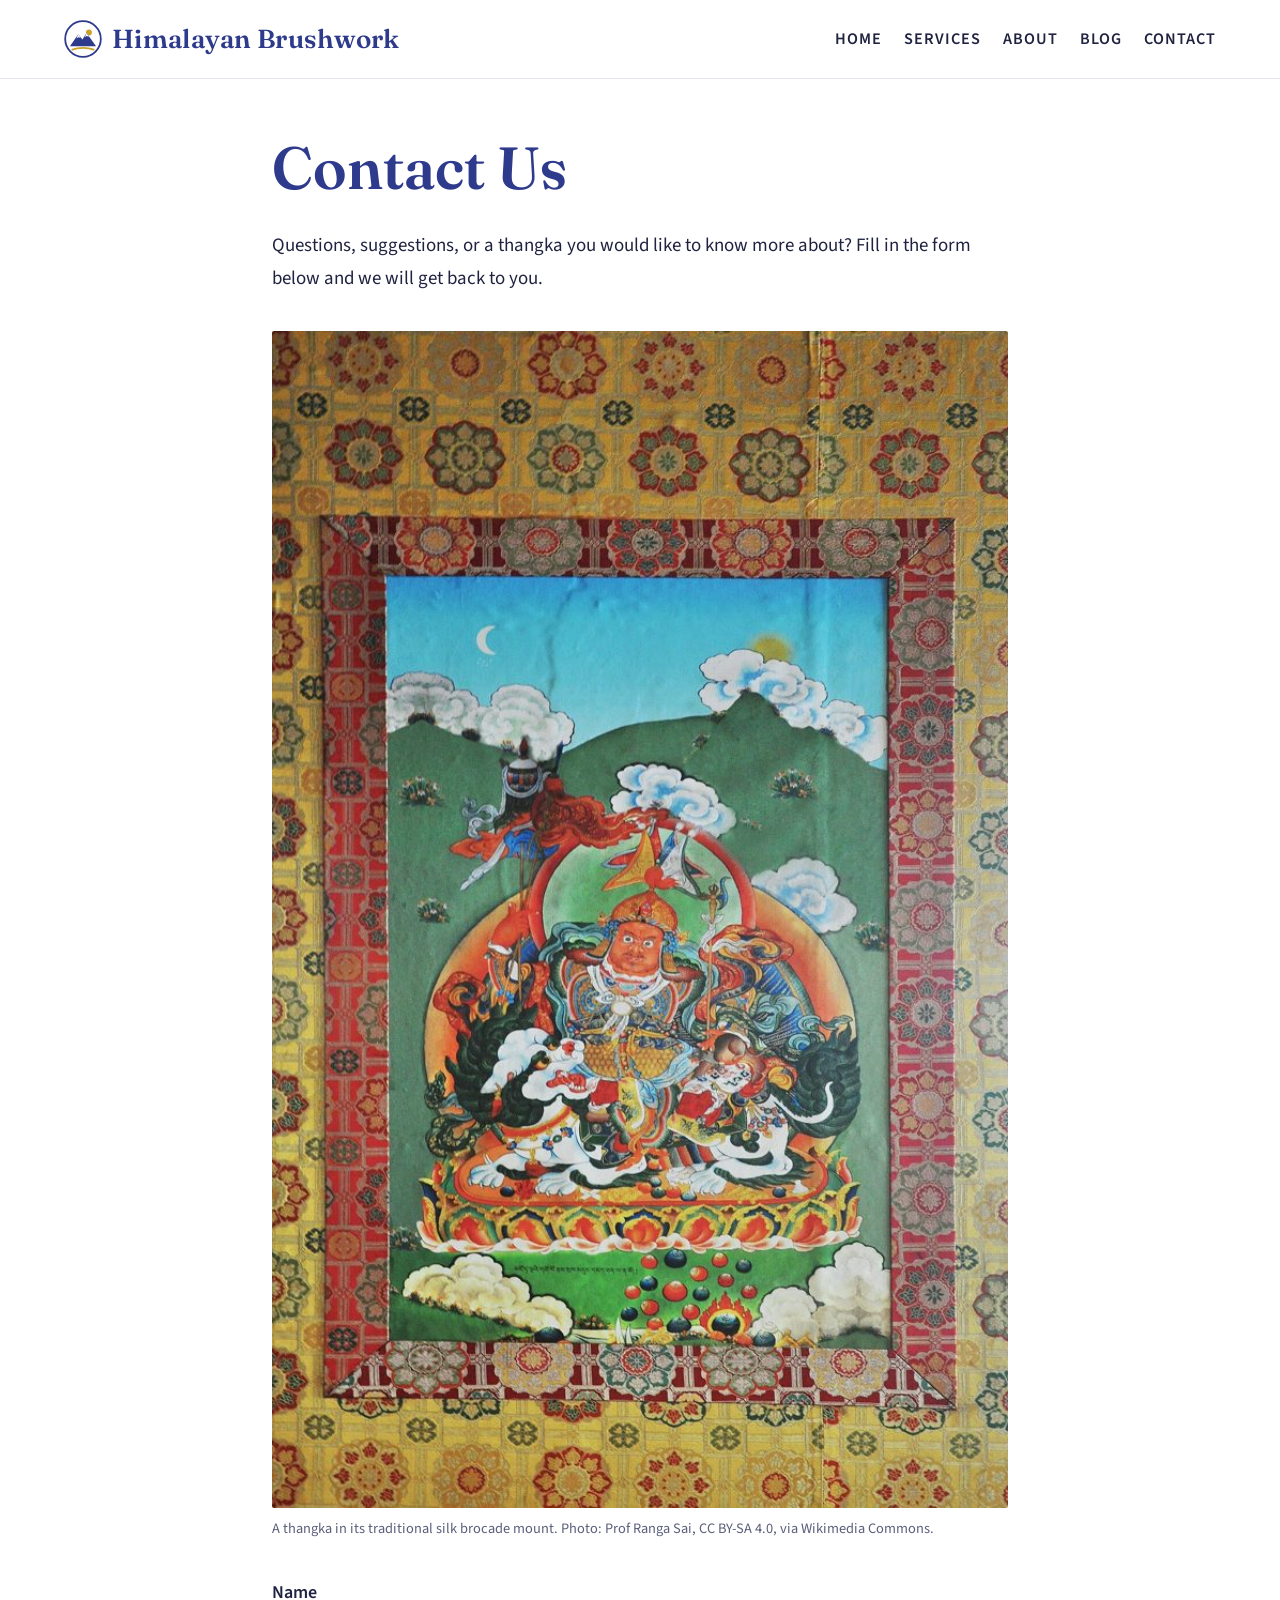
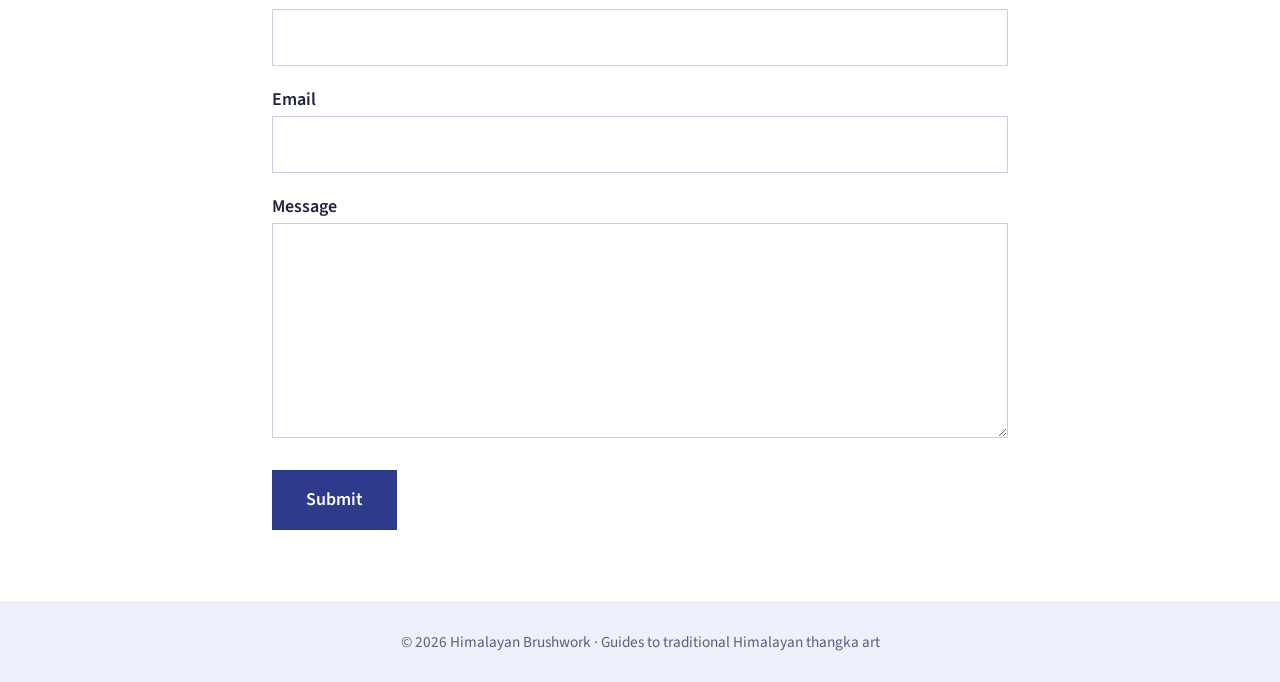
<file: contact.html>
<!DOCTYPE html>
<html lang="en"><head><meta charset="utf-8"><meta name="viewport" content="width=device-width,initial-scale=1">
<title>Contact | Himalayan Brushwork</title><meta name="description" content="Contact Himalayan Brushwork with questions about thangka painting, care, or symbolism."><meta name="robots" content="index, follow"><link rel="canonical" href="https://nepathangka.github.io/himalayan-brushwork/contact.html"><link rel="stylesheet" href="style.css"><link rel="icon" href="favicon.svg" type="image/svg+xml"><script src="motion.js" defer></script></head>
<body><header><a class="brand" href="index.html"><svg class="logo-mark" viewBox="0 0 64 64" width="38" height="38" aria-hidden="true" xmlns="http://www.w3.org/2000/svg"><circle cx="32" cy="32" r="30" fill="#fff" stroke="#2e3a8c" stroke-width="3"/><circle cx="42" cy="21" r="5" fill="#c9a227"/><path d="M10 44 L24 24 L31 33 L38 22 L54 44 Z" fill="#2e3a8c"/><path d="M24 24 L28 30 L24 29 L21 31 Z M38 22 L42 28 L38 27 L35 29 Z" fill="#fff"/><path d="M14 50 C24 46, 40 46, 50 50" stroke="#c9a227" stroke-width="3" fill="none" stroke-linecap="round"/></svg>Himalayan Brushwork</a><nav><a href="index.html">Home</a><a href="services.html">Services</a><a href="about.html">About</a><a href="blog.html">Blog</a><a href="contact.html">Contact</a></nav></header><main>
<h1>Contact Us</h1>
<p>Questions, suggestions, or a thangka you would like to know more about? Fill in the form below and we will get back to you.</p>
<figure><img src="contact-mounted.jpg" alt="A thangka in its traditional silk brocade mount."><figcaption>A thangka in its traditional silk brocade mount. Photo: Prof Ranga Sai, CC BY-SA 4.0, via Wikimedia Commons.</figcaption></figure>
<form action="#" method="post" onsubmit="alert('Thank you! Your message has been sent.');return false;">
<label for="name">Name</label><input id="name" name="name" type="text" required>
<label for="email">Email</label><input id="email" name="email" type="email" required>
<label for="message">Message</label><textarea id="message" name="message" rows="6" required></textarea>
<button type="submit">Submit</button></form>
</main><footer>© 2026 Himalayan Brushwork · Guides to traditional Himalayan thangka art</footer></body></html>
</file>
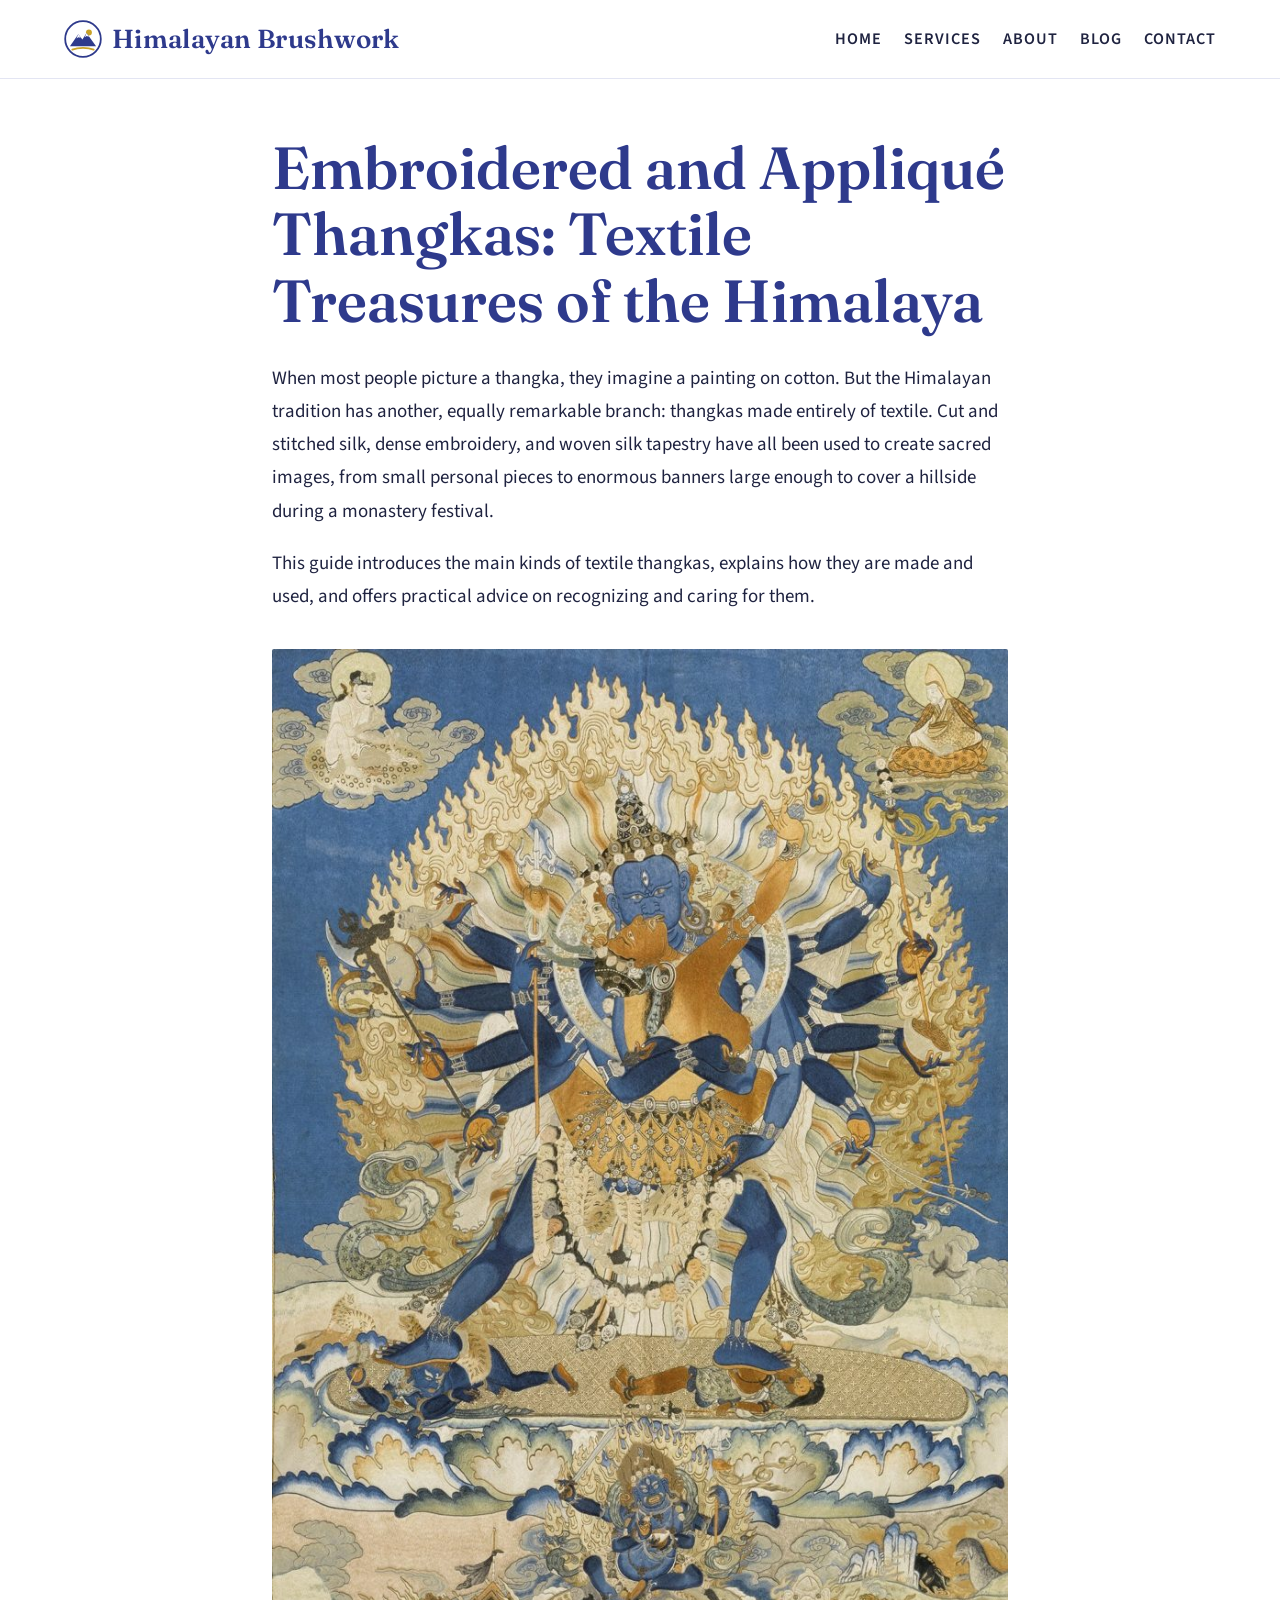
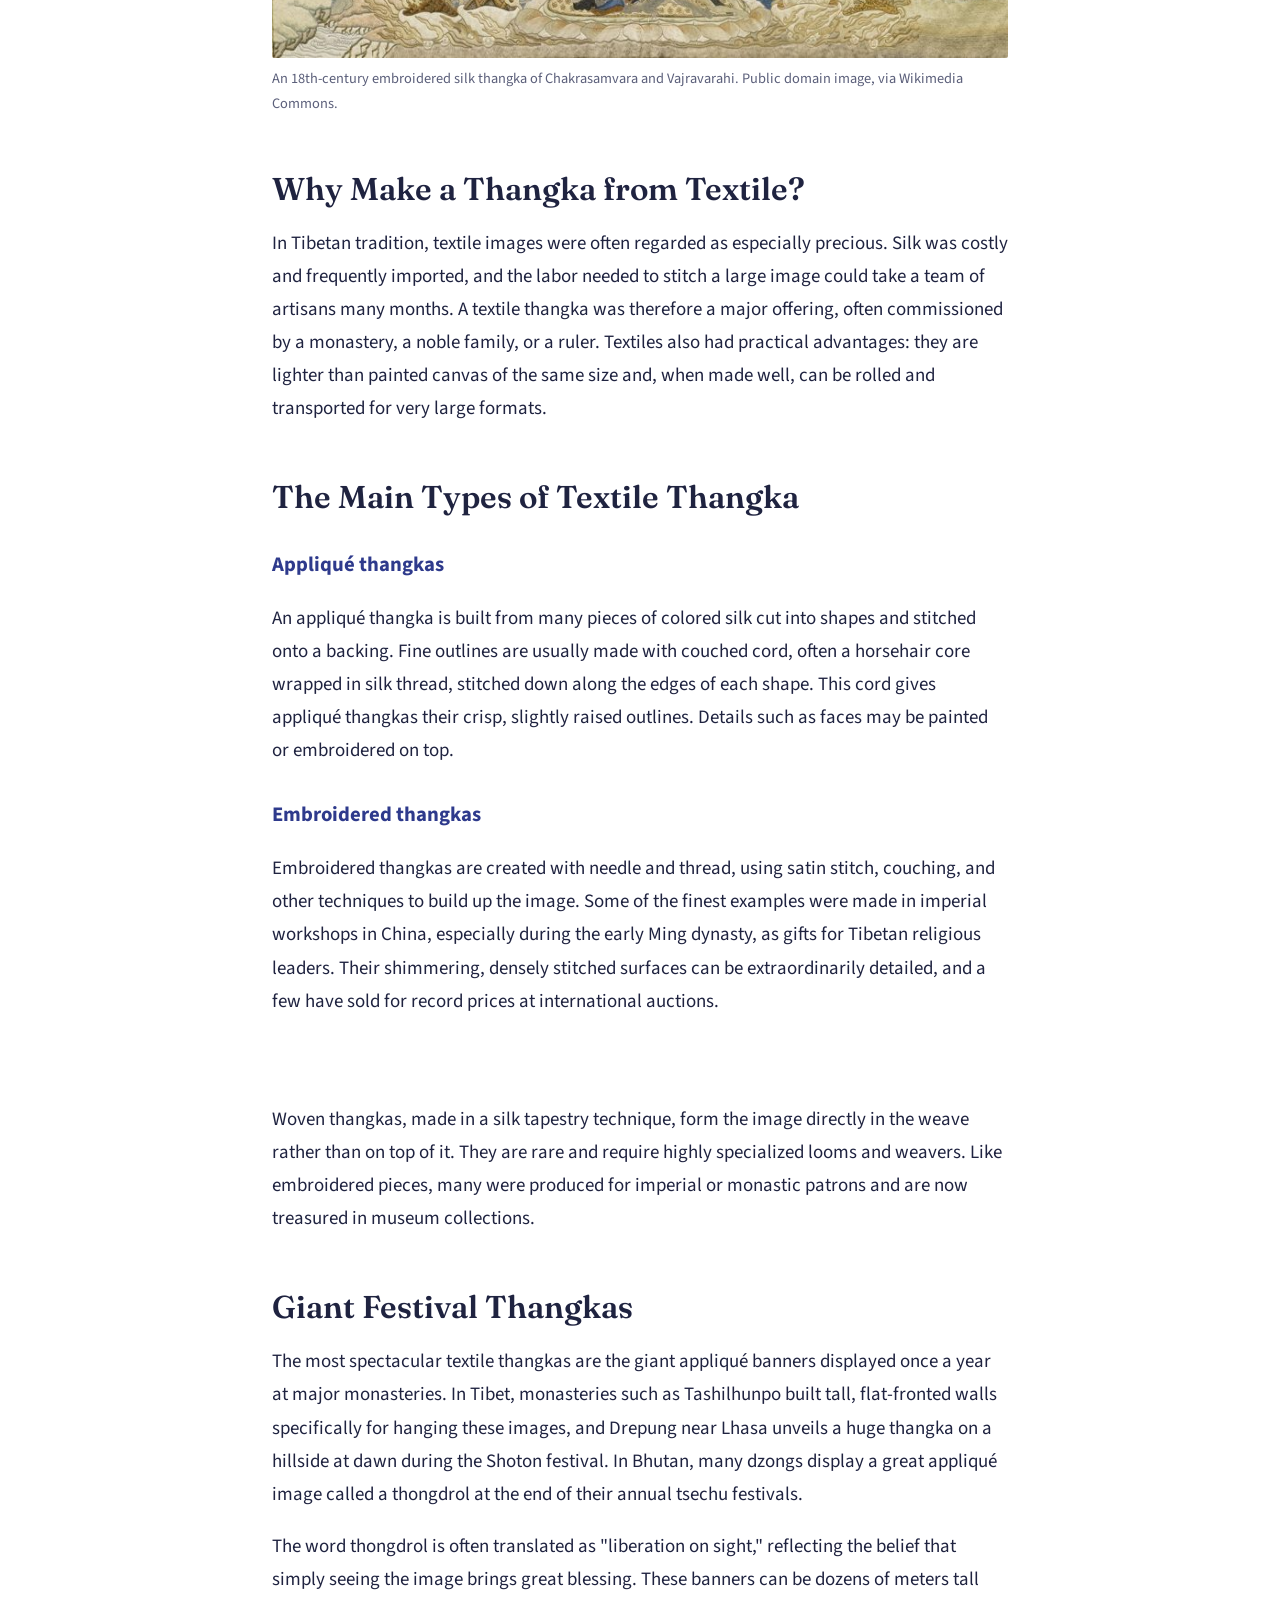
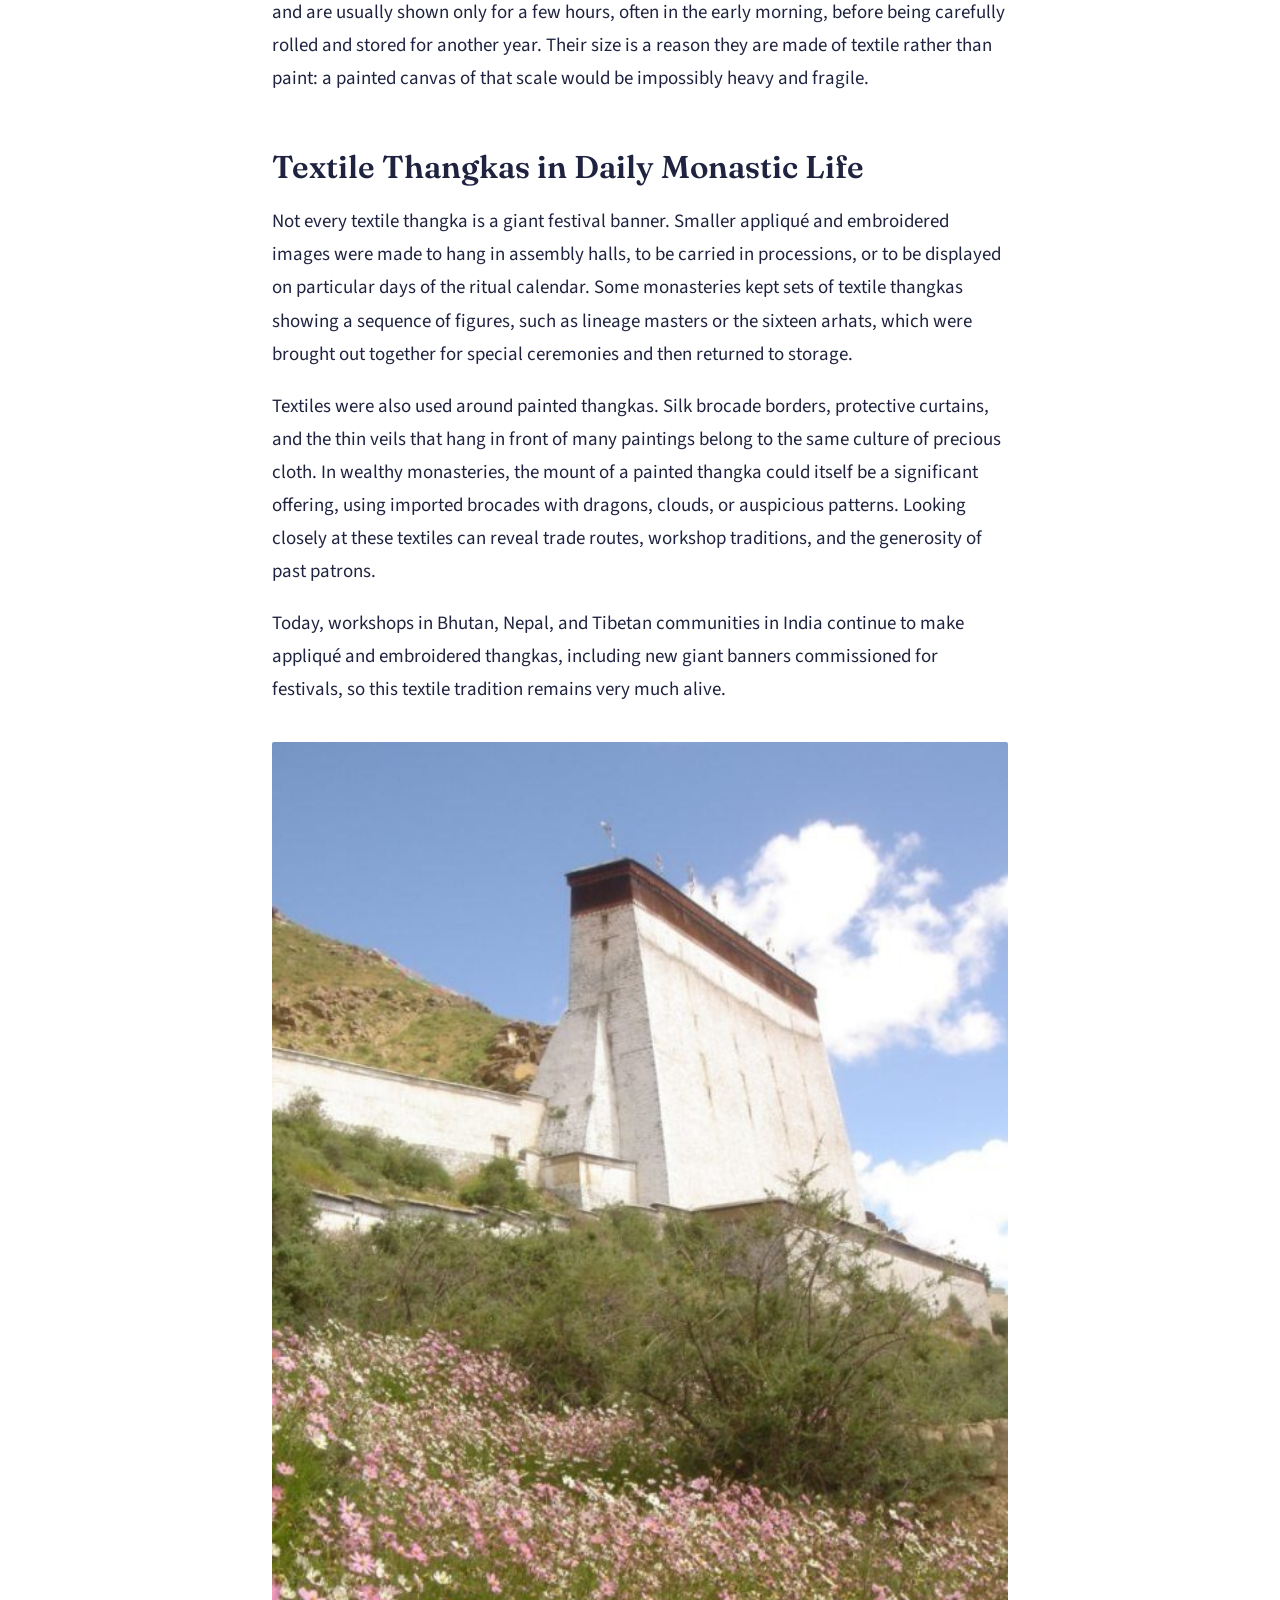
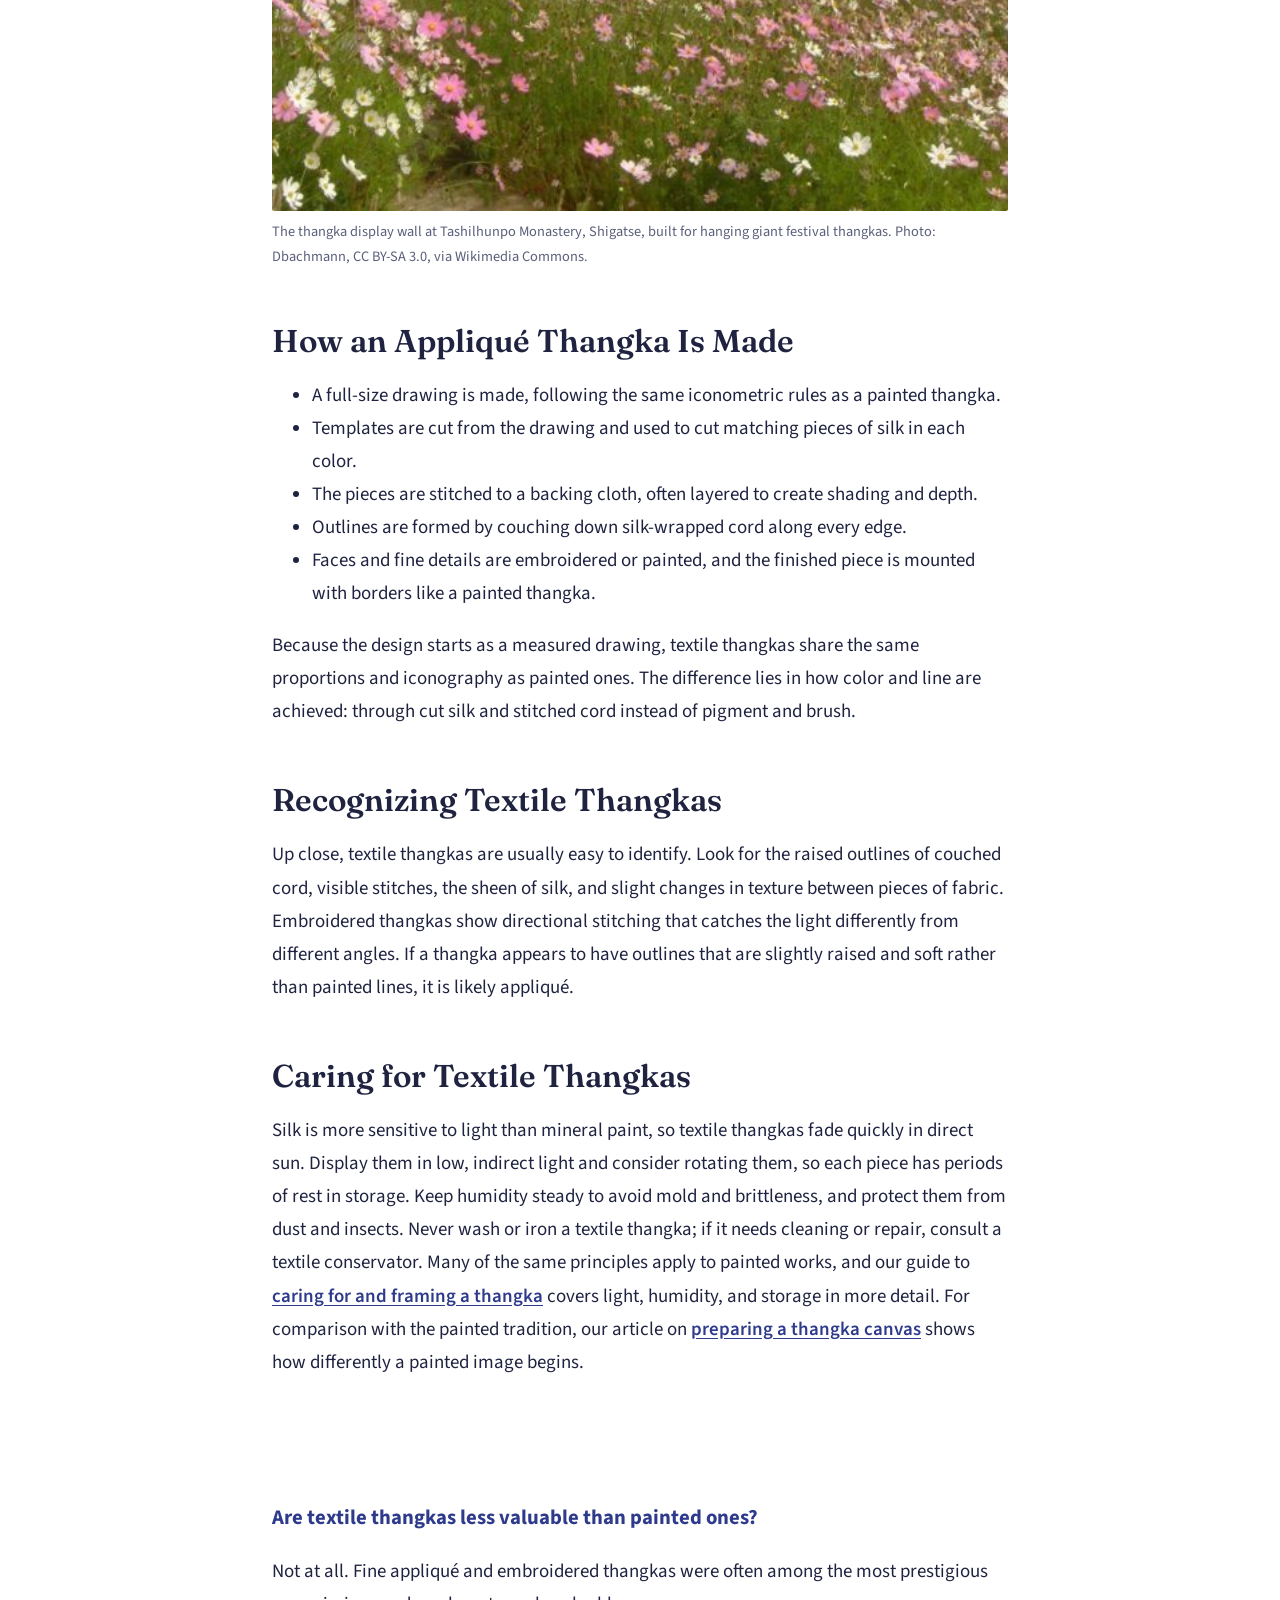
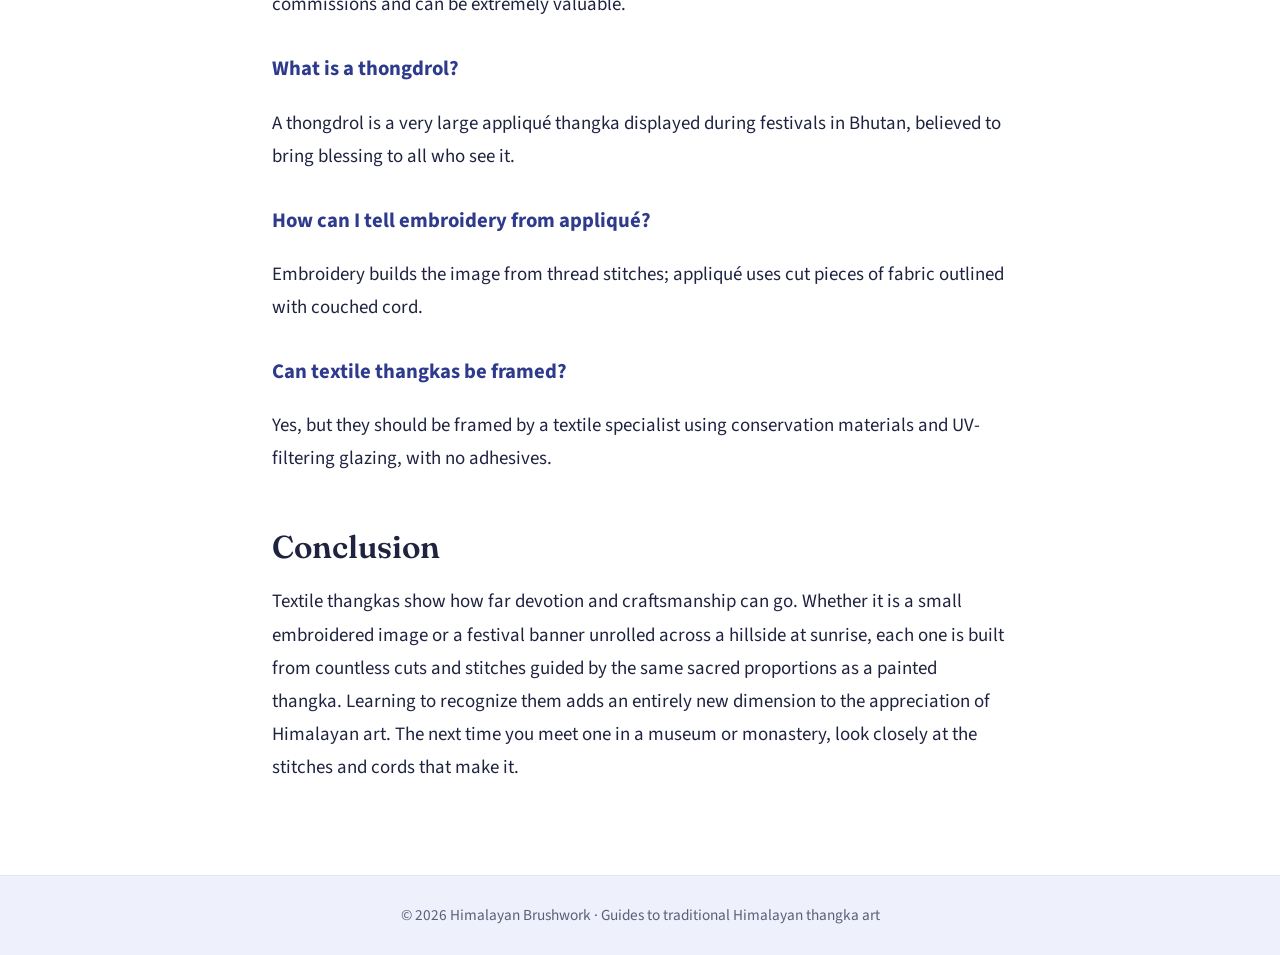
<file: embroidered-and-applique-thangkas.html>
<!DOCTYPE html>
<html lang="en"><head><meta charset="utf-8"><meta name="viewport" content="width=device-width,initial-scale=1">
<title>Embroidered and Appliqué Thangkas: Textile Treasures of the Himalaya | Himalayan Brushwork</title><meta name="description" content="Not all thangkas are painted. Learn about appliqué, embroidered, and woven silk thangkas, the giant festival thangkas unveiled at monasteries, how they are made, and how to care for them."><meta name="robots" content="index, follow"><link rel="canonical" href="https://nepathangka.github.io/himalayan-brushwork/embroidered-and-applique-thangkas.html"><link rel="stylesheet" href="style.css"><link rel="icon" href="favicon.svg" type="image/svg+xml"><script src="motion.js" defer></script></head>
<body><header><a class="brand" href="index.html"><svg class="logo-mark" viewBox="0 0 64 64" width="38" height="38" aria-hidden="true" xmlns="http://www.w3.org/2000/svg"><circle cx="32" cy="32" r="30" fill="#fff" stroke="#2e3a8c" stroke-width="3"/><circle cx="42" cy="21" r="5" fill="#c9a227"/><path d="M10 44 L24 24 L31 33 L38 22 L54 44 Z" fill="#2e3a8c"/><path d="M24 24 L28 30 L24 29 L21 31 Z M38 22 L42 28 L38 27 L35 29 Z" fill="#fff"/><path d="M14 50 C24 46, 40 46, 50 50" stroke="#c9a227" stroke-width="3" fill="none" stroke-linecap="round"/></svg>Himalayan Brushwork</a><nav><a href="index.html">Home</a><a href="services.html">Services</a><a href="about.html">About</a><a href="blog.html">Blog</a><a href="contact.html">Contact</a></nav></header><main>
<h1>Embroidered and Appliqué Thangkas: Textile Treasures of the Himalaya</h1>
<p>When most people picture a thangka, they imagine a painting on cotton. But the Himalayan tradition has another, equally remarkable branch: thangkas made entirely of textile. Cut and stitched silk, dense embroidery, and woven silk tapestry have all been used to create sacred images, from small personal pieces to enormous banners large enough to cover a hillside during a monastery festival.</p>
<p>This guide introduces the main kinds of textile thangkas, explains how they are made and used, and offers practical advice on recognizing and caring for them.</p>
<figure><img src="textile-embroidered-chakrasamvara.jpg" alt="An 18th-century embroidered silk thangka of Chakrasamvara and Vajravarahi."><figcaption>An 18th-century embroidered silk thangka of Chakrasamvara and Vajravarahi. Public domain image, via Wikimedia Commons.</figcaption></figure>
<h2>Why Make a Thangka from Textile?</h2>
<p>In Tibetan tradition, textile images were often regarded as especially precious. Silk was costly and frequently imported, and the labor needed to stitch a large image could take a team of artisans many months. A textile thangka was therefore a major offering, often commissioned by a monastery, a noble family, or a ruler. Textiles also had practical advantages: they are lighter than painted canvas of the same size and, when made well, can be rolled and transported for very large formats.</p>
<h2>The Main Types of Textile Thangka</h2>
<h3>Appliqué thangkas</h3>
<p>An appliqué thangka is built from many pieces of colored silk cut into shapes and stitched onto a backing. Fine outlines are usually made with couched cord, often a horsehair core wrapped in silk thread, stitched down along the edges of each shape. This cord gives appliqué thangkas their crisp, slightly raised outlines. Details such as faces may be painted or embroidered on top.</p>
<h3>Embroidered thangkas</h3>
<p>Embroidered thangkas are created with needle and thread, using satin stitch, couching, and other techniques to build up the image. Some of the finest examples were made in imperial workshops in China, especially during the early Ming dynasty, as gifts for Tibetan religious leaders. Their shimmering, densely stitched surfaces can be extraordinarily detailed, and a few have sold for record prices at international auctions.</p>
<h3>Woven silk thangkas</h3>
<p>Woven thangkas, made in a silk tapestry technique, form the image directly in the weave rather than on top of it. They are rare and require highly specialized looms and weavers. Like embroidered pieces, many were produced for imperial or monastic patrons and are now treasured in museum collections.</p>
<h2>Giant Festival Thangkas</h2>
<p>The most spectacular textile thangkas are the giant appliqué banners displayed once a year at major monasteries. In Tibet, monasteries such as Tashilhunpo built tall, flat-fronted walls specifically for hanging these images, and Drepung near Lhasa unveils a huge thangka on a hillside at dawn during the Shoton festival. In Bhutan, many dzongs display a great appliqué image called a thongdrol at the end of their annual tsechu festivals.</p>
<p>The word thongdrol is often translated as "liberation on sight," reflecting the belief that simply seeing the image brings great blessing. These banners can be dozens of meters tall and are usually shown only for a few hours, often in the early morning, before being carefully rolled and stored for another year. Their size is a reason they are made of textile rather than paint: a painted canvas of that scale would be impossibly heavy and fragile.</p>
<h2>Textile Thangkas in Daily Monastic Life</h2>
<p>Not every textile thangka is a giant festival banner. Smaller appliqué and embroidered images were made to hang in assembly halls, to be carried in processions, or to be displayed on particular days of the ritual calendar. Some monasteries kept sets of textile thangkas showing a sequence of figures, such as lineage masters or the sixteen arhats, which were brought out together for special ceremonies and then returned to storage.</p>
<p>Textiles were also used around painted thangkas. Silk brocade borders, protective curtains, and the thin veils that hang in front of many paintings belong to the same culture of precious cloth. In wealthy monasteries, the mount of a painted thangka could itself be a significant offering, using imported brocades with dragons, clouds, or auspicious patterns. Looking closely at these textiles can reveal trade routes, workshop traditions, and the generosity of past patrons.</p>
<p>Today, workshops in Bhutan, Nepal, and Tibetan communities in India continue to make appliqué and embroidered thangkas, including new giant banners commissioned for festivals, so this textile tradition remains very much alive.</p>
<figure><img src="textile-tashilhunpo-wall.jpg" alt="The thangka display wall at Tashilhunpo Monastery, Shigatse, built for hanging giant festival thangkas."><figcaption>The thangka display wall at Tashilhunpo Monastery, Shigatse, built for hanging giant festival thangkas. Photo: Dbachmann, CC BY-SA 3.0, via Wikimedia Commons.</figcaption></figure>
<h2>How an Appliqué Thangka Is Made</h2>
<ul><li>A full-size drawing is made, following the same iconometric rules as a painted thangka.</li><li>Templates are cut from the drawing and used to cut matching pieces of silk in each color.</li><li>The pieces are stitched to a backing cloth, often layered to create shading and depth.</li><li>Outlines are formed by couching down silk-wrapped cord along every edge.</li><li>Faces and fine details are embroidered or painted, and the finished piece is mounted with borders like a painted thangka.</li></ul>
<p>Because the design starts as a measured drawing, textile thangkas share the same proportions and iconography as painted ones. The difference lies in how color and line are achieved: through cut silk and stitched cord instead of pigment and brush.</p>
<h2>Recognizing Textile Thangkas</h2>
<p>Up close, textile thangkas are usually easy to identify. Look for the raised outlines of couched cord, visible stitches, the sheen of silk, and slight changes in texture between pieces of fabric. Embroidered thangkas show directional stitching that catches the light differently from different angles. If a thangka appears to have outlines that are slightly raised and soft rather than painted lines, it is likely appliqué.</p>
<h2>Caring for Textile Thangkas</h2>
<p>Silk is more sensitive to light than mineral paint, so textile thangkas fade quickly in direct sun. Display them in low, indirect light and consider rotating them, so each piece has periods of rest in storage. Keep humidity steady to avoid mold and brittleness, and protect them from dust and insects. Never wash or iron a textile thangka; if it needs cleaning or repair, consult a textile conservator. Many of the same principles apply to painted works, and our guide to <a href="caring-for-and-framing-a-thangka.html">caring for and framing a thangka</a> covers light, humidity, and storage in more detail. For comparison with the painted tradition, our article on <a href="preparing-a-thangka-canvas.html">preparing a thangka canvas</a> shows how differently a painted image begins.</p>
<h2>Frequently Asked Questions</h2>
<h3>Are textile thangkas less valuable than painted ones?</h3>
<p>Not at all. Fine appliqué and embroidered thangkas were often among the most prestigious commissions and can be extremely valuable.</p>
<h3>What is a thongdrol?</h3>
<p>A thongdrol is a very large appliqué thangka displayed during festivals in Bhutan, believed to bring blessing to all who see it.</p>
<h3>How can I tell embroidery from appliqué?</h3>
<p>Embroidery builds the image from thread stitches; appliqué uses cut pieces of fabric outlined with couched cord.</p>
<h3>Can textile thangkas be framed?</h3>
<p>Yes, but they should be framed by a textile specialist using conservation materials and UV-filtering glazing, with no adhesives.</p>
<h2>Conclusion</h2>
<p>Textile thangkas show how far devotion and craftsmanship can go. Whether it is a small embroidered image or a festival banner unrolled across a hillside at sunrise, each one is built from countless cuts and stitches guided by the same sacred proportions as a painted thangka. Learning to recognize them adds an entirely new dimension to the appreciation of Himalayan art. The next time you meet one in a museum or monastery, look closely at the stitches and cords that make it.</p>
</main><footer>© 2026 Himalayan Brushwork · Guides to traditional Himalayan thangka art</footer></body></html>
</file>
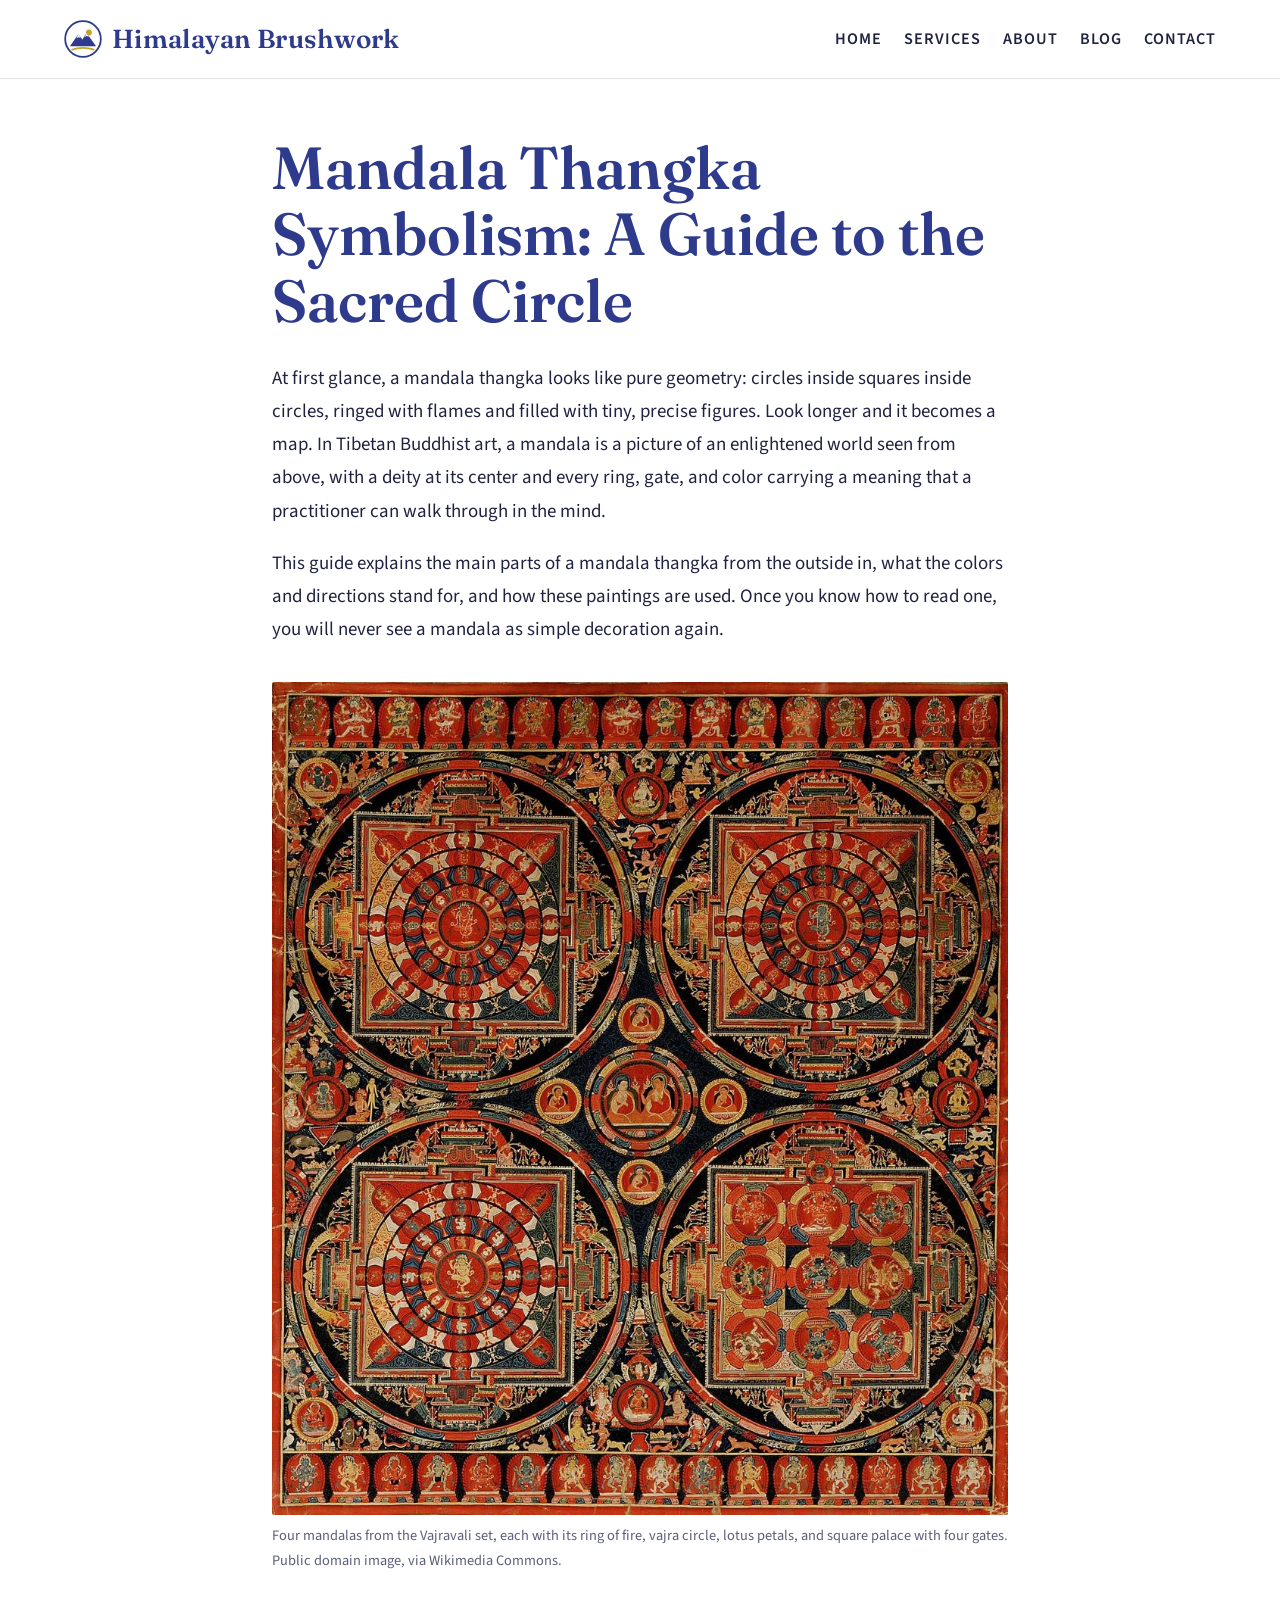
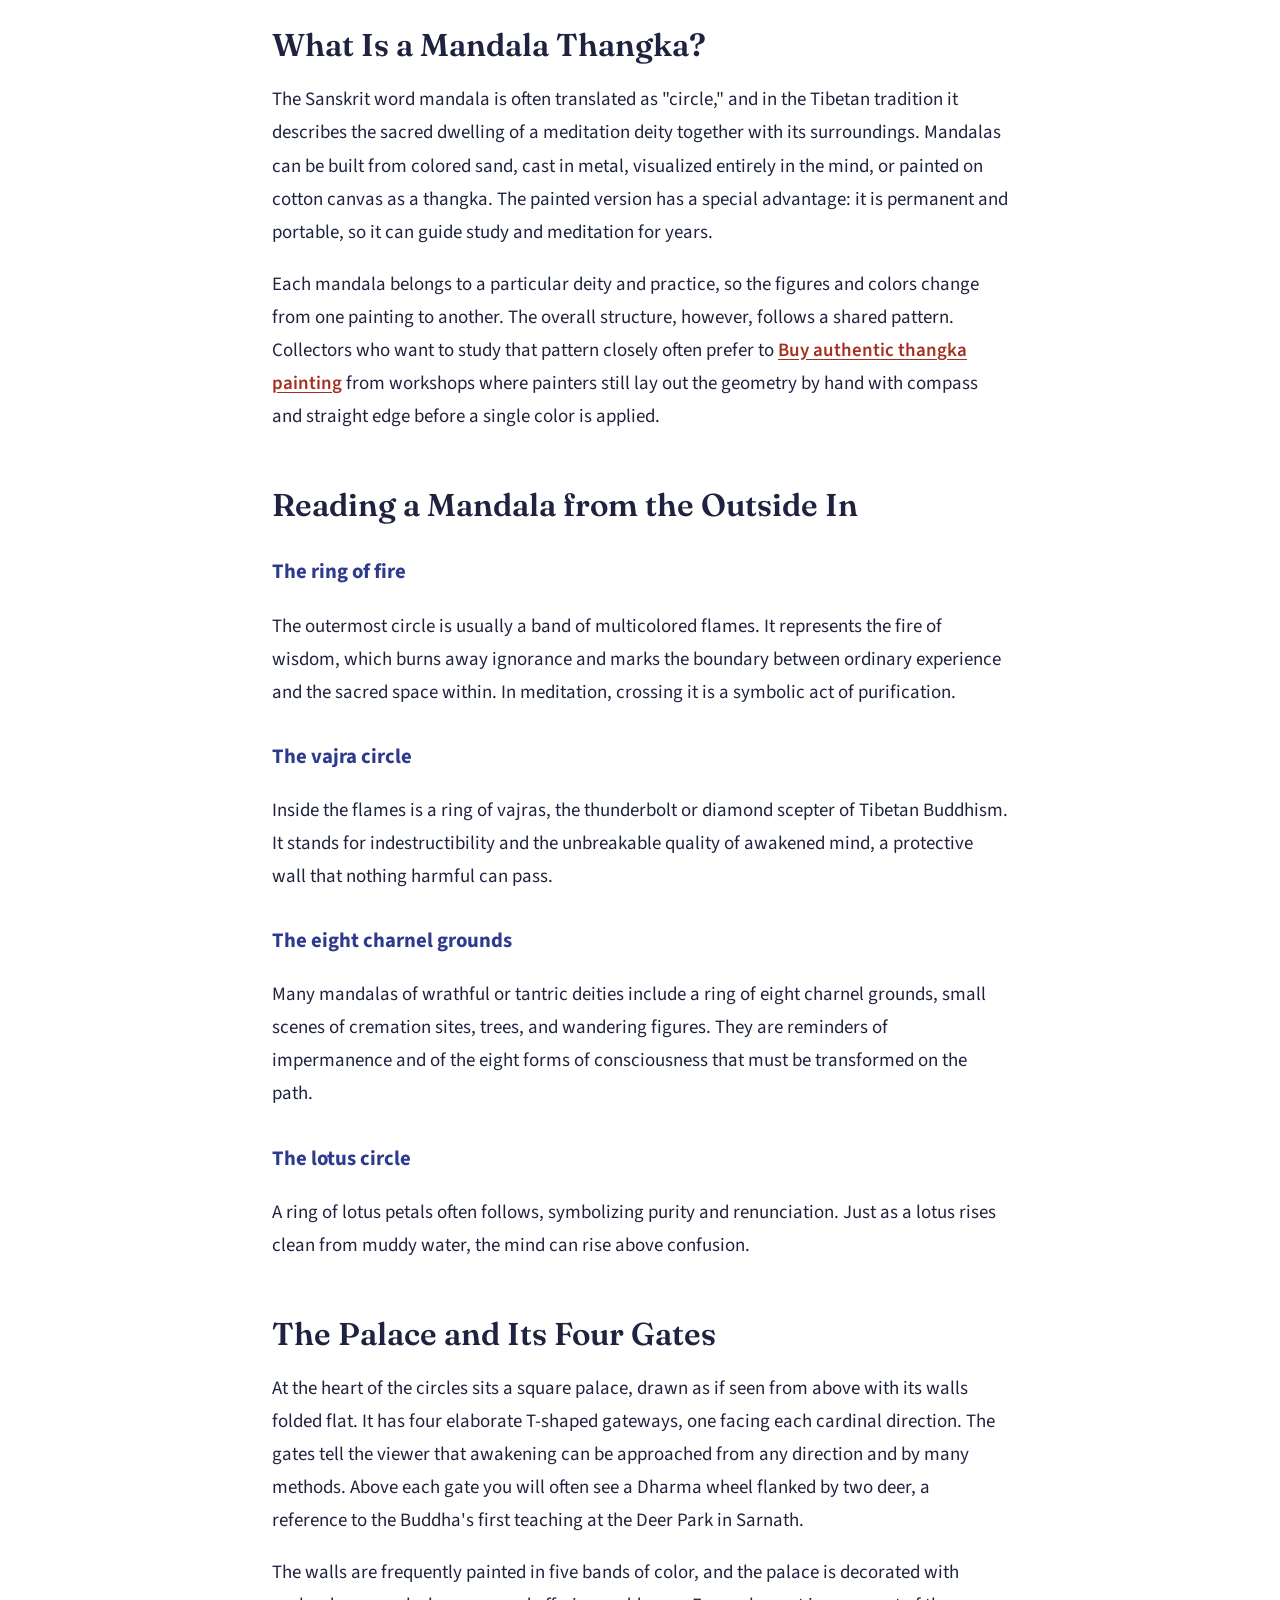
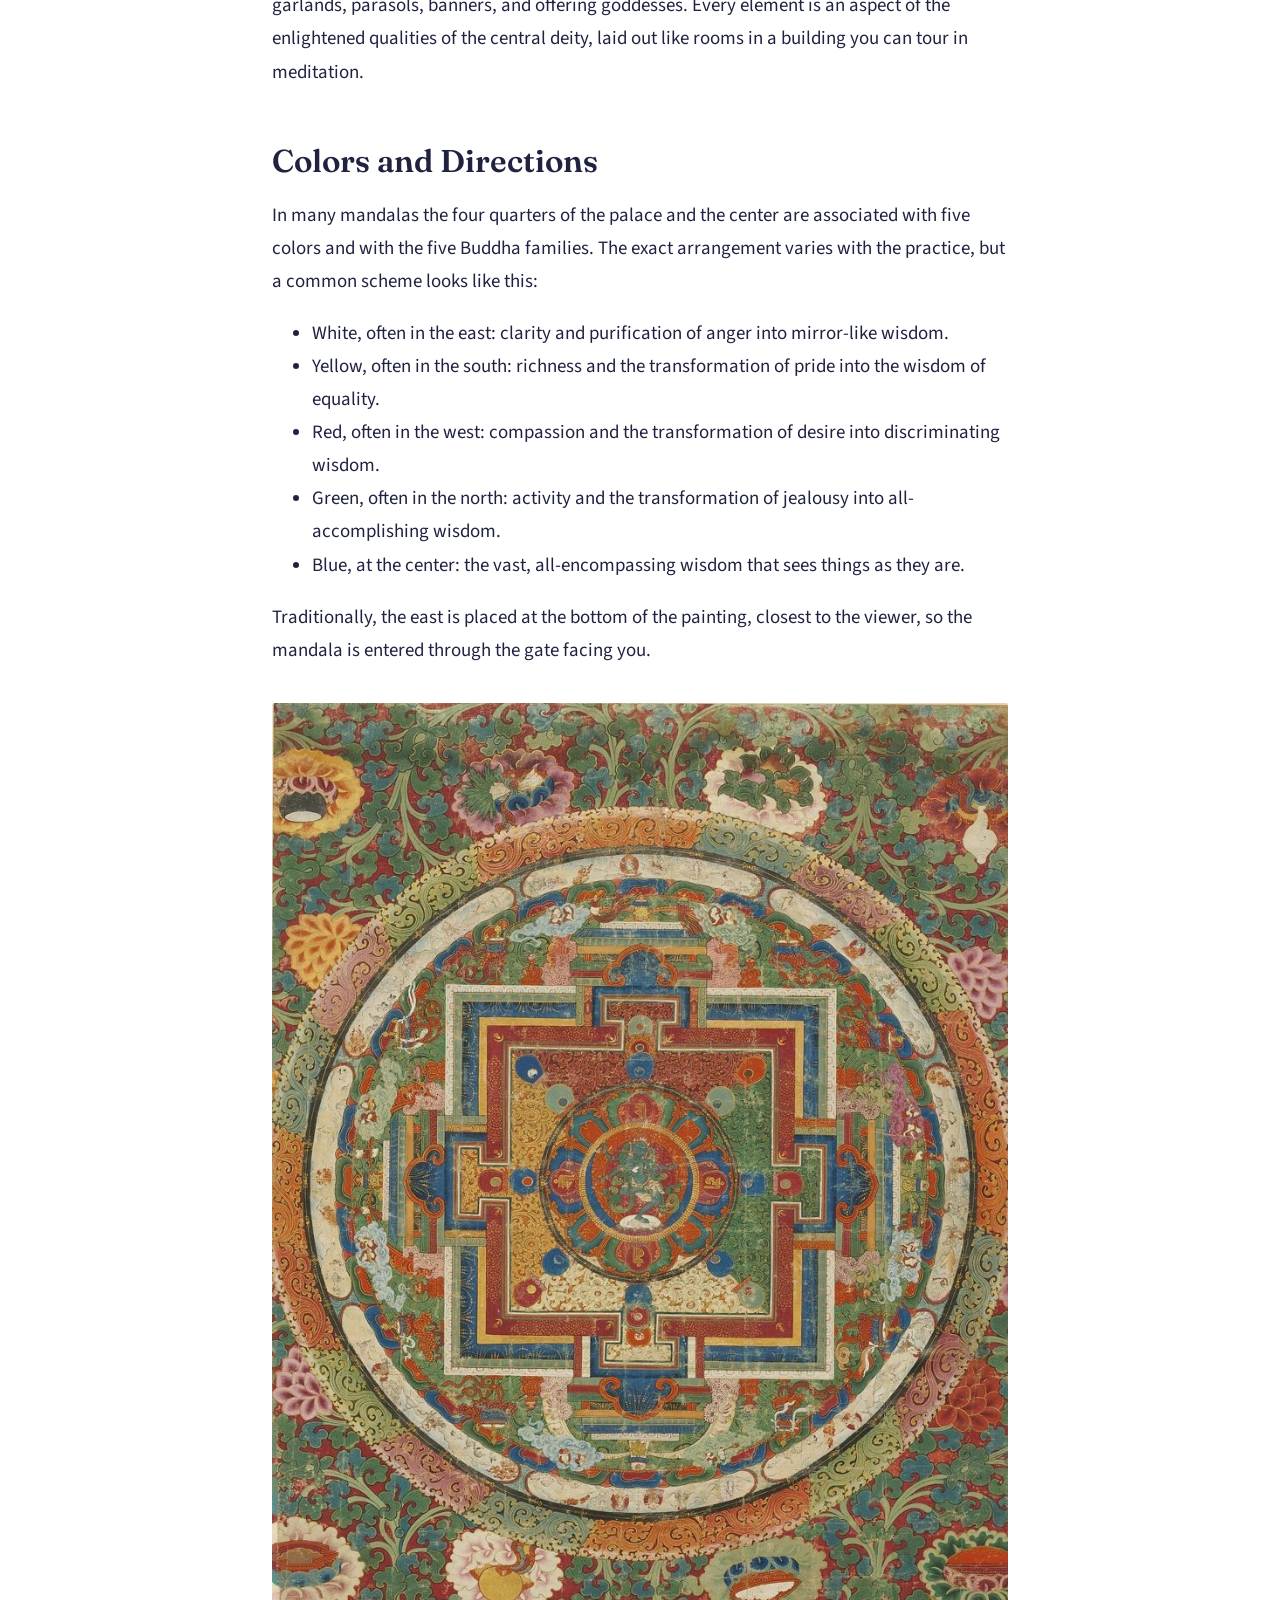
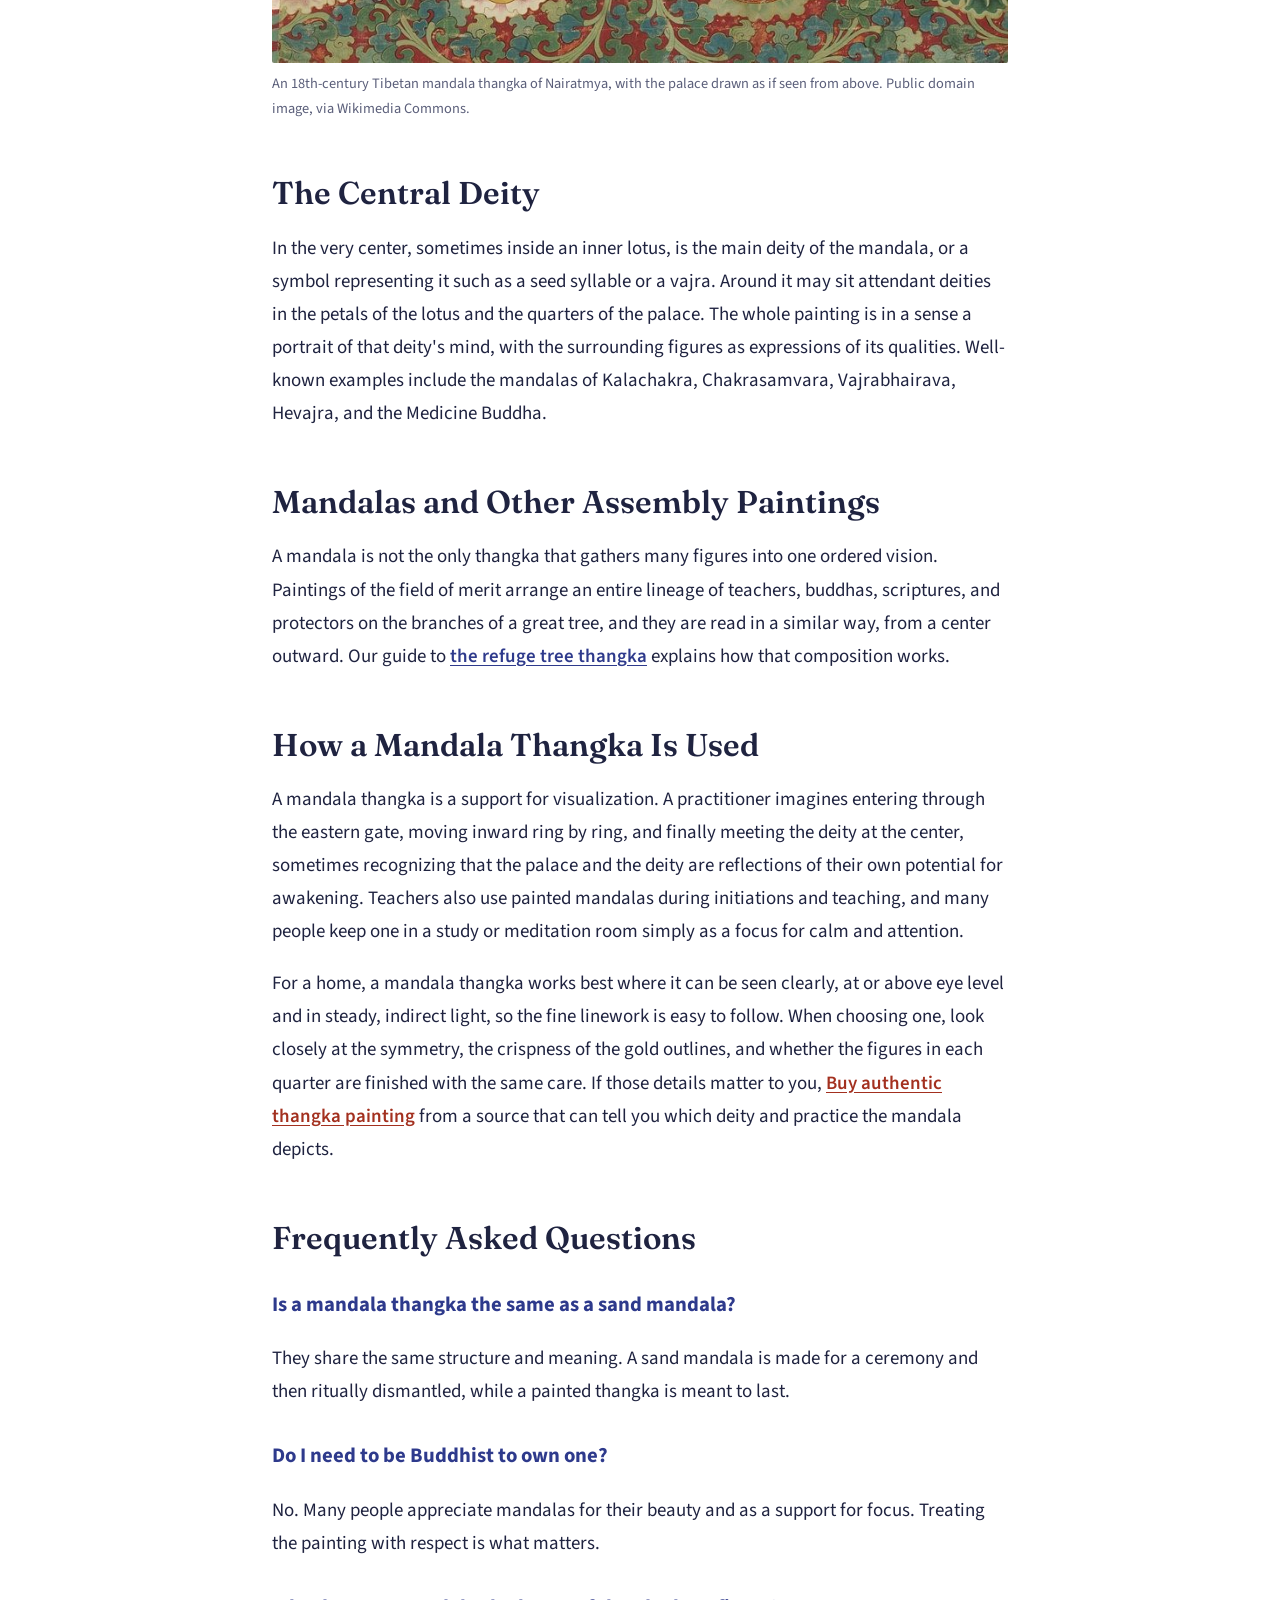
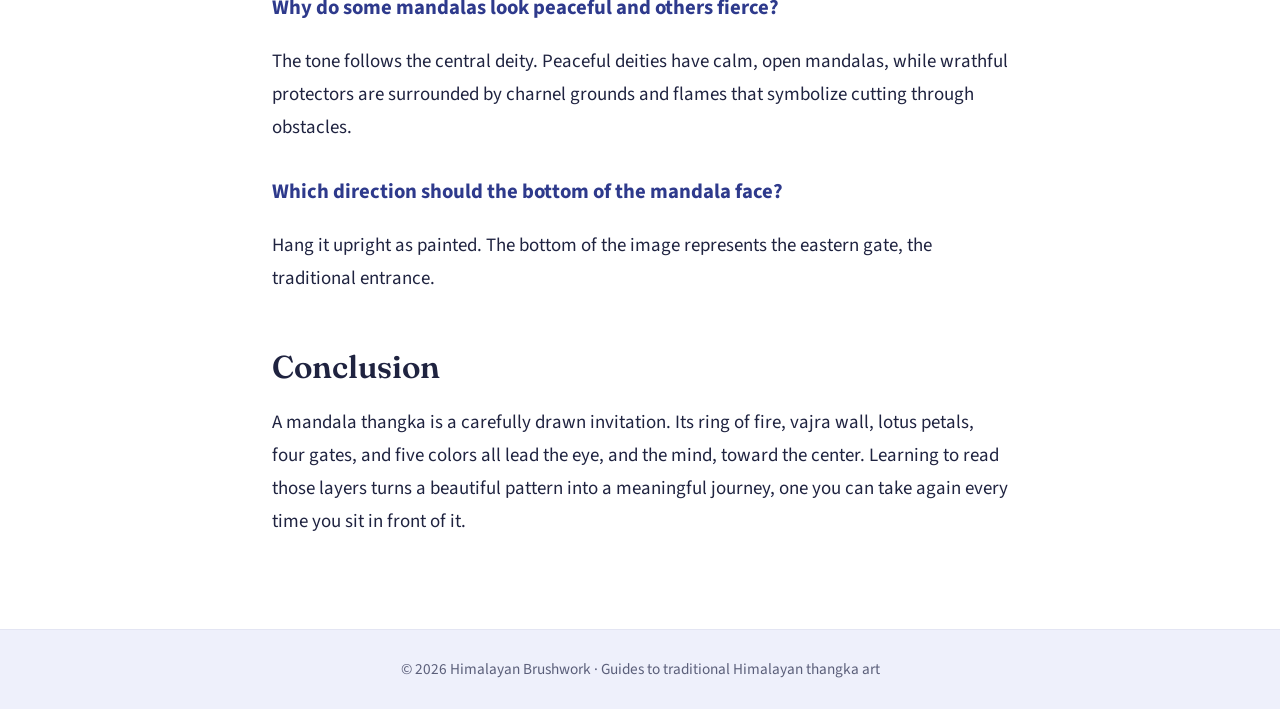
<file: mandala-thangka-symbolism.html>
<!DOCTYPE html>
<html lang="en"><head><meta charset="utf-8"><meta name="viewport" content="width=device-width,initial-scale=1">
<title>Mandala Thangka Symbolism: A Guide to the Sacred Circle | Himalayan Brushwork</title><meta name="description" content="What a mandala thangka means: the outer rings of fire and vajras, the four gates, the palace, the central deity, colors and directions, and how mandalas are used in meditation."><meta name="robots" content="index, follow"><link rel="canonical" href="https://nepathangka.github.io/himalayan-brushwork/mandala-thangka-symbolism.html"><link rel="stylesheet" href="style.css"><link rel="icon" href="favicon.svg" type="image/svg+xml"><script src="motion.js" defer></script></head>
<body><header><a class="brand" href="index.html"><svg class="logo-mark" viewBox="0 0 64 64" width="38" height="38" aria-hidden="true" xmlns="http://www.w3.org/2000/svg"><circle cx="32" cy="32" r="30" fill="#fff" stroke="#2e3a8c" stroke-width="3"/><circle cx="42" cy="21" r="5" fill="#c9a227"/><path d="M10 44 L24 24 L31 33 L38 22 L54 44 Z" fill="#2e3a8c"/><path d="M24 24 L28 30 L24 29 L21 31 Z M38 22 L42 28 L38 27 L35 29 Z" fill="#fff"/><path d="M14 50 C24 46, 40 46, 50 50" stroke="#c9a227" stroke-width="3" fill="none" stroke-linecap="round"/></svg>Himalayan Brushwork</a><nav><a href="index.html">Home</a><a href="services.html">Services</a><a href="about.html">About</a><a href="blog.html">Blog</a><a href="contact.html">Contact</a></nav></header><main>
<h1>Mandala Thangka Symbolism: A Guide to the Sacred Circle</h1>
<p>At first glance, a mandala thangka looks like pure geometry: circles inside squares inside circles, ringed with flames and filled with tiny, precise figures. Look longer and it becomes a map. In Tibetan Buddhist art, a mandala is a picture of an enlightened world seen from above, with a deity at its center and every ring, gate, and color carrying a meaning that a practitioner can walk through in the mind.</p>
<p>This guide explains the main parts of a mandala thangka from the outside in, what the colors and directions stand for, and how these paintings are used. Once you know how to read one, you will never see a mandala as simple decoration again.</p>
<figure><img src="mandala-vajravali.jpg" alt="Four mandalas from the Vajravali set, each with its ring of fire, vajra circle, lotus petals, and square palace with four gates."><figcaption>Four mandalas from the Vajravali set, each with its ring of fire, vajra circle, lotus petals, and square palace with four gates. Public domain image, via Wikimedia Commons.</figcaption></figure>
<h2>What Is a Mandala Thangka?</h2>
<p>The Sanskrit word mandala is often translated as "circle," and in the Tibetan tradition it describes the sacred dwelling of a meditation deity together with its surroundings. Mandalas can be built from colored sand, cast in metal, visualized entirely in the mind, or painted on cotton canvas as a thangka. The painted version has a special advantage: it is permanent and portable, so it can guide study and meditation for years.</p>
<p>Each mandala belongs to a particular deity and practice, so the figures and colors change from one painting to another. The overall structure, however, follows a shared pattern. Collectors who want to study that pattern closely often prefer to <a href="https://nepathangka.com/" style="color:#a3301f;text-decoration:underline;font-weight:600;">Buy authentic thangka painting</a> from workshops where painters still lay out the geometry by hand with compass and straight edge before a single color is applied.</p>
<h2>Reading a Mandala from the Outside In</h2>
<h3>The ring of fire</h3>
<p>The outermost circle is usually a band of multicolored flames. It represents the fire of wisdom, which burns away ignorance and marks the boundary between ordinary experience and the sacred space within. In meditation, crossing it is a symbolic act of purification.</p>
<h3>The vajra circle</h3>
<p>Inside the flames is a ring of vajras, the thunderbolt or diamond scepter of Tibetan Buddhism. It stands for indestructibility and the unbreakable quality of awakened mind, a protective wall that nothing harmful can pass.</p>
<h3>The eight charnel grounds</h3>
<p>Many mandalas of wrathful or tantric deities include a ring of eight charnel grounds, small scenes of cremation sites, trees, and wandering figures. They are reminders of impermanence and of the eight forms of consciousness that must be transformed on the path.</p>
<h3>The lotus circle</h3>
<p>A ring of lotus petals often follows, symbolizing purity and renunciation. Just as a lotus rises clean from muddy water, the mind can rise above confusion.</p>
<h2>The Palace and Its Four Gates</h2>
<p>At the heart of the circles sits a square palace, drawn as if seen from above with its walls folded flat. It has four elaborate T-shaped gateways, one facing each cardinal direction. The gates tell the viewer that awakening can be approached from any direction and by many methods. Above each gate you will often see a Dharma wheel flanked by two deer, a reference to the Buddha's first teaching at the Deer Park in Sarnath.</p>
<p>The walls are frequently painted in five bands of color, and the palace is decorated with garlands, parasols, banners, and offering goddesses. Every element is an aspect of the enlightened qualities of the central deity, laid out like rooms in a building you can tour in meditation.</p>
<h2>Colors and Directions</h2>
<p>In many mandalas the four quarters of the palace and the center are associated with five colors and with the five Buddha families. The exact arrangement varies with the practice, but a common scheme looks like this:</p>
<ul><li>White, often in the east: clarity and purification of anger into mirror-like wisdom.</li><li>Yellow, often in the south: richness and the transformation of pride into the wisdom of equality.</li><li>Red, often in the west: compassion and the transformation of desire into discriminating wisdom.</li><li>Green, often in the north: activity and the transformation of jealousy into all-accomplishing wisdom.</li><li>Blue, at the center: the vast, all-encompassing wisdom that sees things as they are.</li></ul>
<p>Traditionally, the east is placed at the bottom of the painting, closest to the viewer, so the mandala is entered through the gate facing you.</p>
<figure><img src="mandala-nairatmya.jpg" alt="An 18th-century Tibetan mandala thangka of Nairatmya, with the palace drawn as if seen from above."><figcaption>An 18th-century Tibetan mandala thangka of Nairatmya, with the palace drawn as if seen from above. Public domain image, via Wikimedia Commons.</figcaption></figure>
<h2>The Central Deity</h2>
<p>In the very center, sometimes inside an inner lotus, is the main deity of the mandala, or a symbol representing it such as a seed syllable or a vajra. Around it may sit attendant deities in the petals of the lotus and the quarters of the palace. The whole painting is in a sense a portrait of that deity's mind, with the surrounding figures as expressions of its qualities. Well-known examples include the mandalas of Kalachakra, Chakrasamvara, Vajrabhairava, Hevajra, and the Medicine Buddha.</p>
<h2>Mandalas and Other Assembly Paintings</h2>
<p>A mandala is not the only thangka that gathers many figures into one ordered vision. Paintings of the field of merit arrange an entire lineage of teachers, buddhas, scriptures, and protectors on the branches of a great tree, and they are read in a similar way, from a center outward. Our guide to <a href="refuge-tree-thangka-explained.html">the refuge tree thangka</a> explains how that composition works.</p>
<h2>How a Mandala Thangka Is Used</h2>
<p>A mandala thangka is a support for visualization. A practitioner imagines entering through the eastern gate, moving inward ring by ring, and finally meeting the deity at the center, sometimes recognizing that the palace and the deity are reflections of their own potential for awakening. Teachers also use painted mandalas during initiations and teaching, and many people keep one in a study or meditation room simply as a focus for calm and attention.</p>
<p>For a home, a mandala thangka works best where it can be seen clearly, at or above eye level and in steady, indirect light, so the fine linework is easy to follow. When choosing one, look closely at the symmetry, the crispness of the gold outlines, and whether the figures in each quarter are finished with the same care. If those details matter to you, <a href="https://nepathangka.com/" style="color:#a3301f;text-decoration:underline;font-weight:600;">Buy authentic thangka painting</a> from a source that can tell you which deity and practice the mandala depicts.</p>
<h2>Frequently Asked Questions</h2>
<h3>Is a mandala thangka the same as a sand mandala?</h3>
<p>They share the same structure and meaning. A sand mandala is made for a ceremony and then ritually dismantled, while a painted thangka is meant to last.</p>
<h3>Do I need to be Buddhist to own one?</h3>
<p>No. Many people appreciate mandalas for their beauty and as a support for focus. Treating the painting with respect is what matters.</p>
<h3>Why do some mandalas look peaceful and others fierce?</h3>
<p>The tone follows the central deity. Peaceful deities have calm, open mandalas, while wrathful protectors are surrounded by charnel grounds and flames that symbolize cutting through obstacles.</p>
<h3>Which direction should the bottom of the mandala face?</h3>
<p>Hang it upright as painted. The bottom of the image represents the eastern gate, the traditional entrance.</p>
<h2>Conclusion</h2>
<p>A mandala thangka is a carefully drawn invitation. Its ring of fire, vajra wall, lotus petals, four gates, and five colors all lead the eye, and the mind, toward the center. Learning to read those layers turns a beautiful pattern into a meaningful journey, one you can take again every time you sit in front of it.</p>
</main><footer>© 2026 Himalayan Brushwork · Guides to traditional Himalayan thangka art</footer></body></html>
</file>
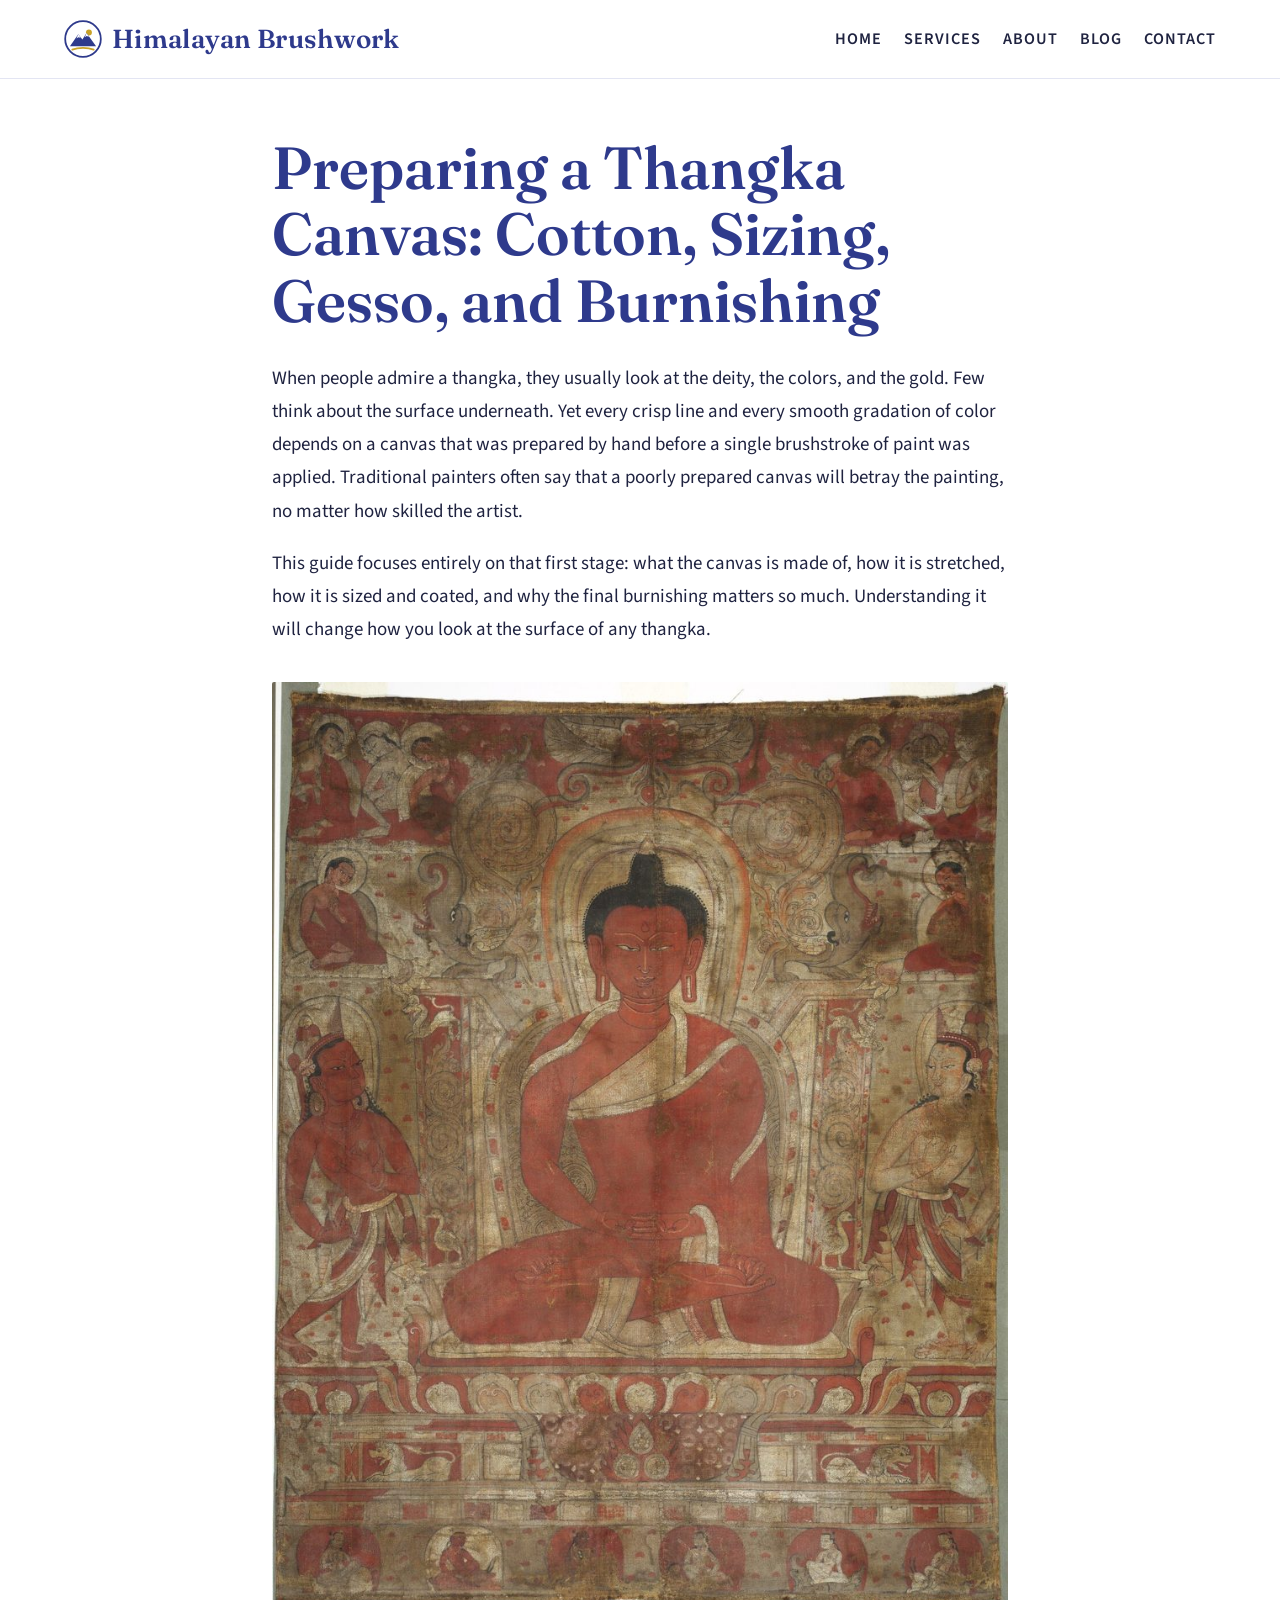
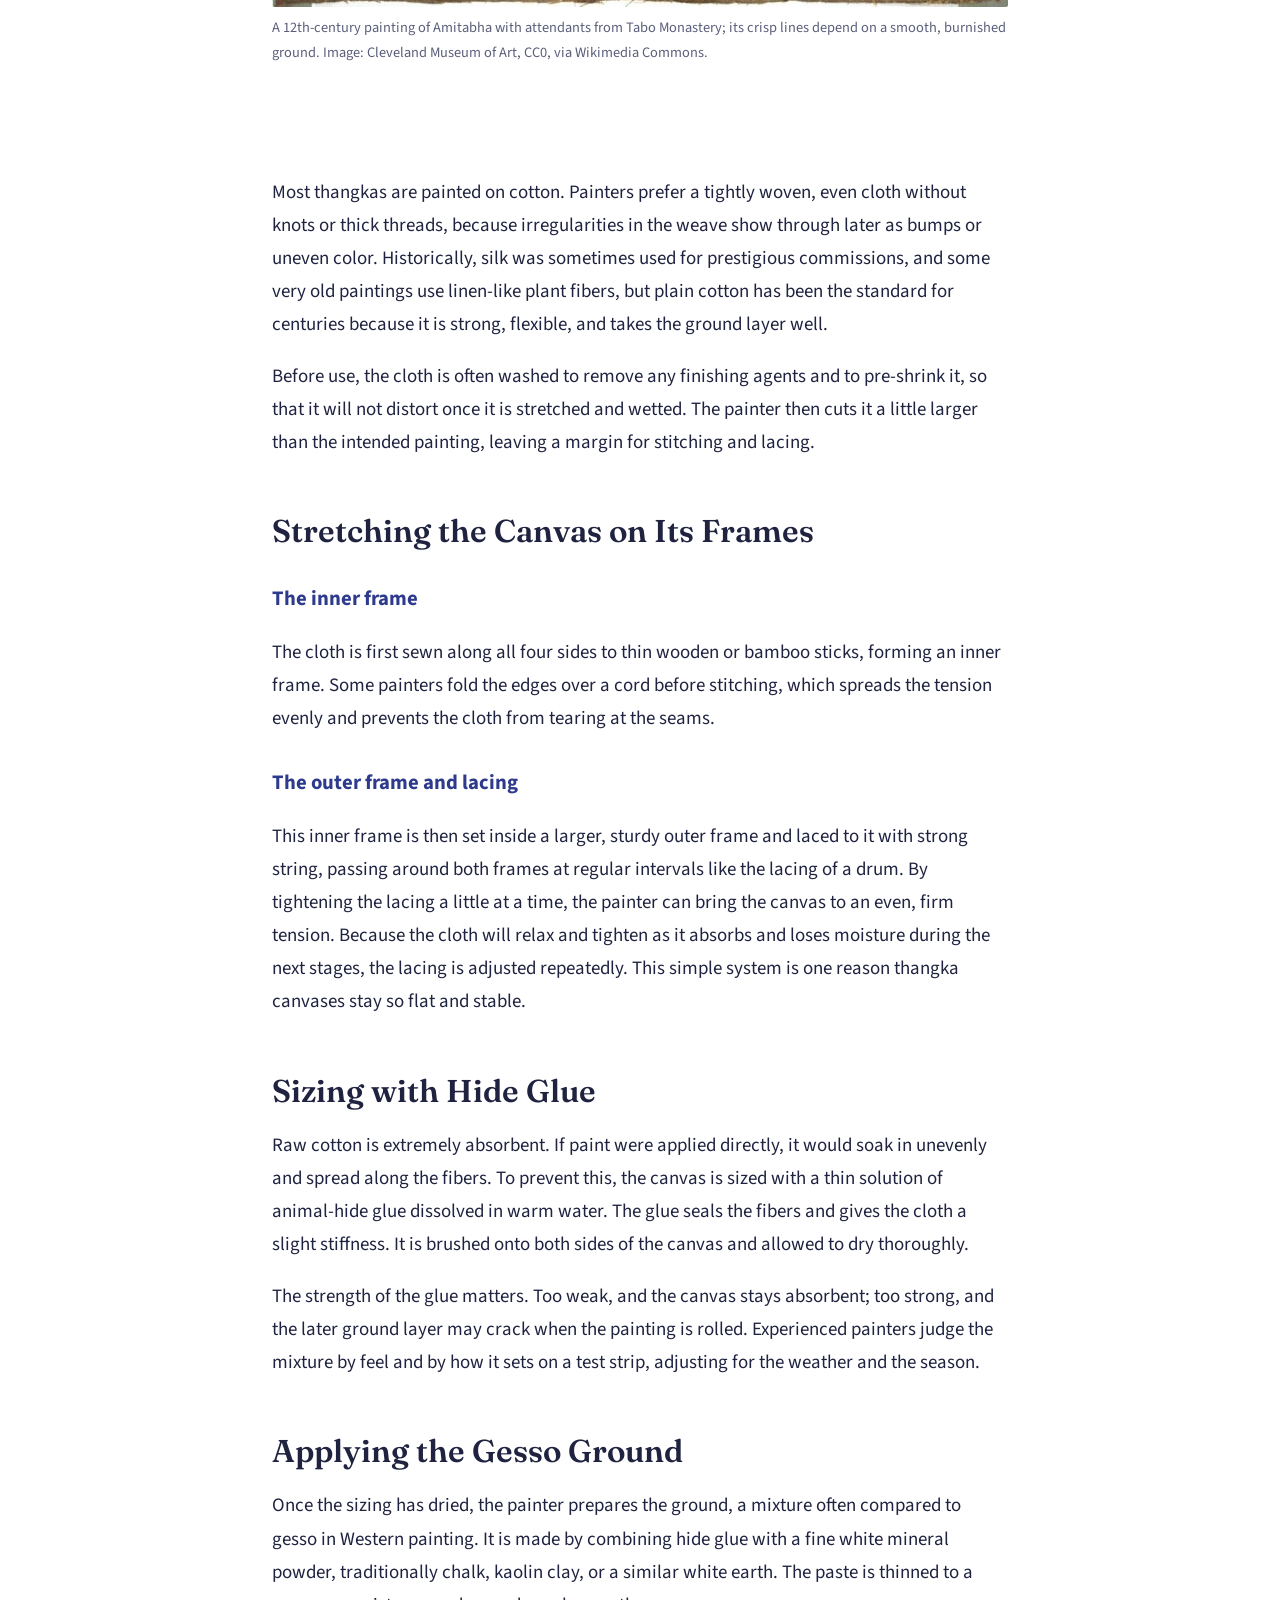
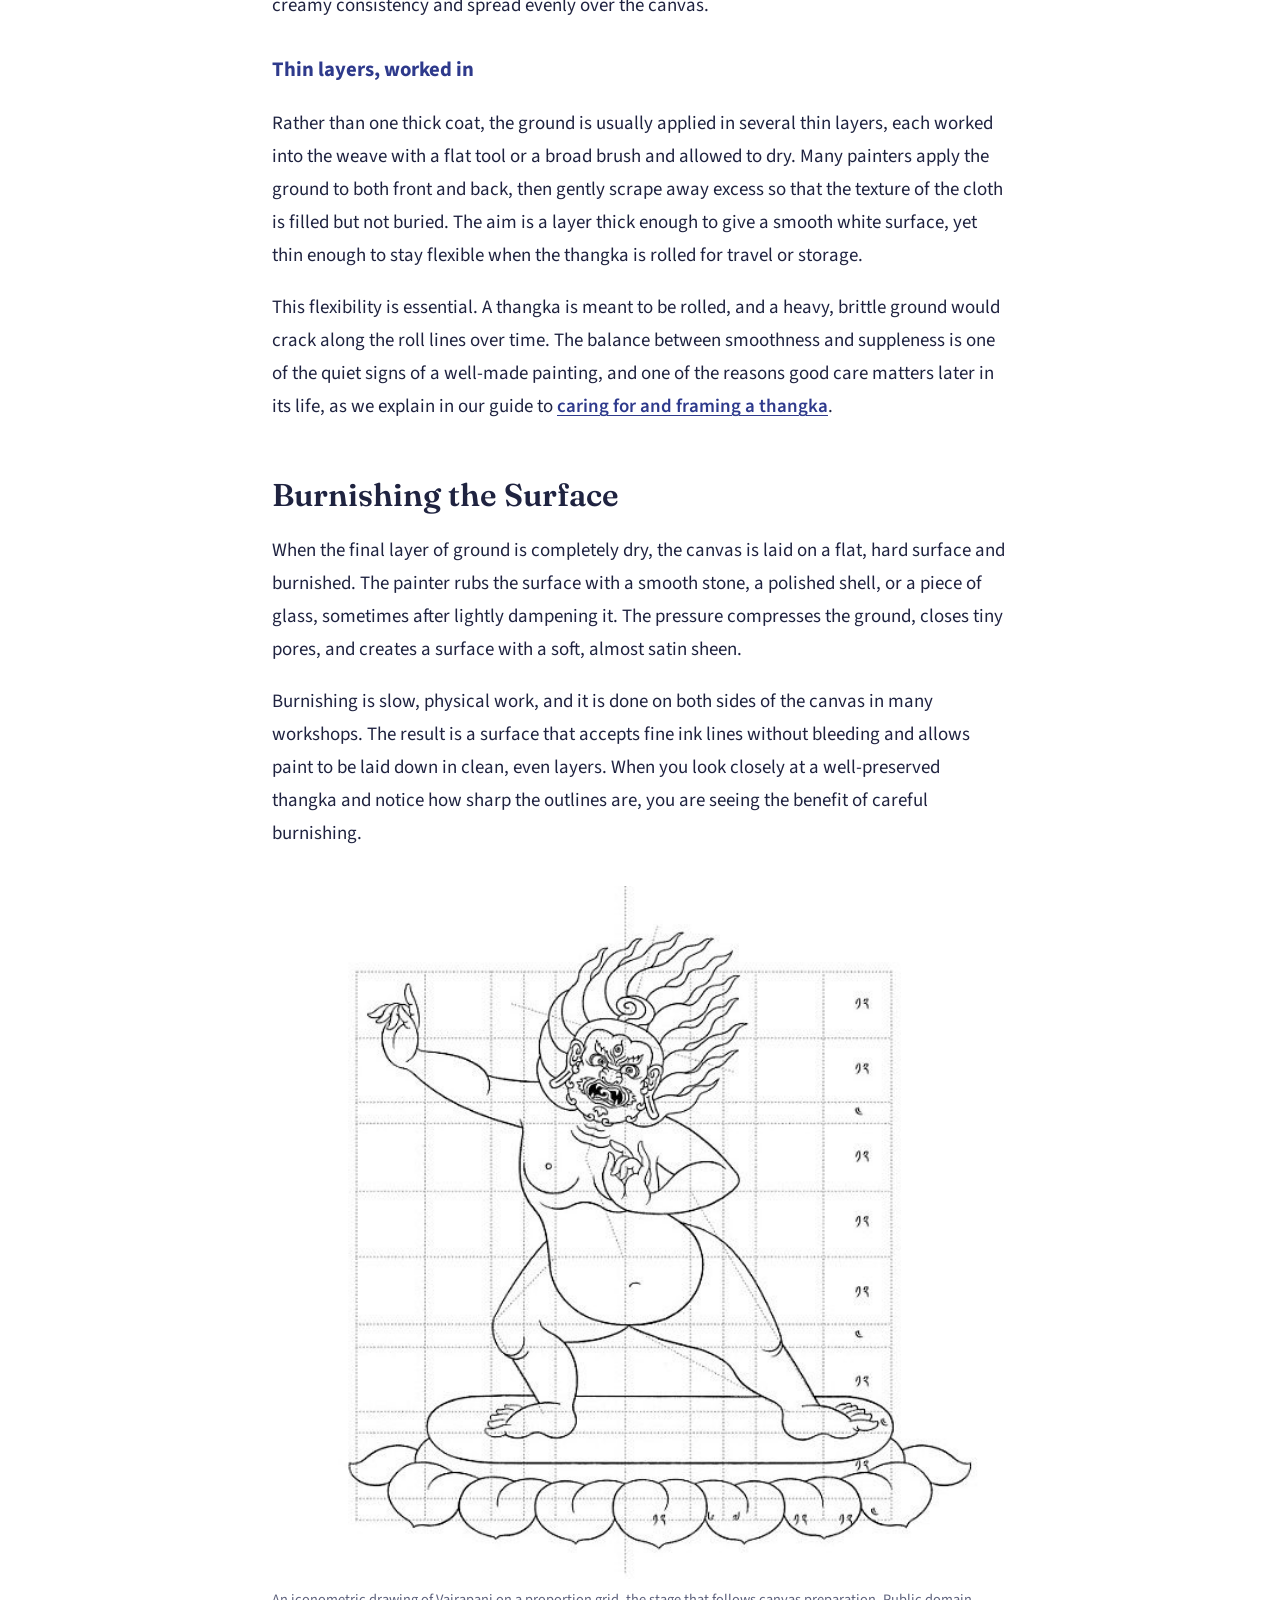
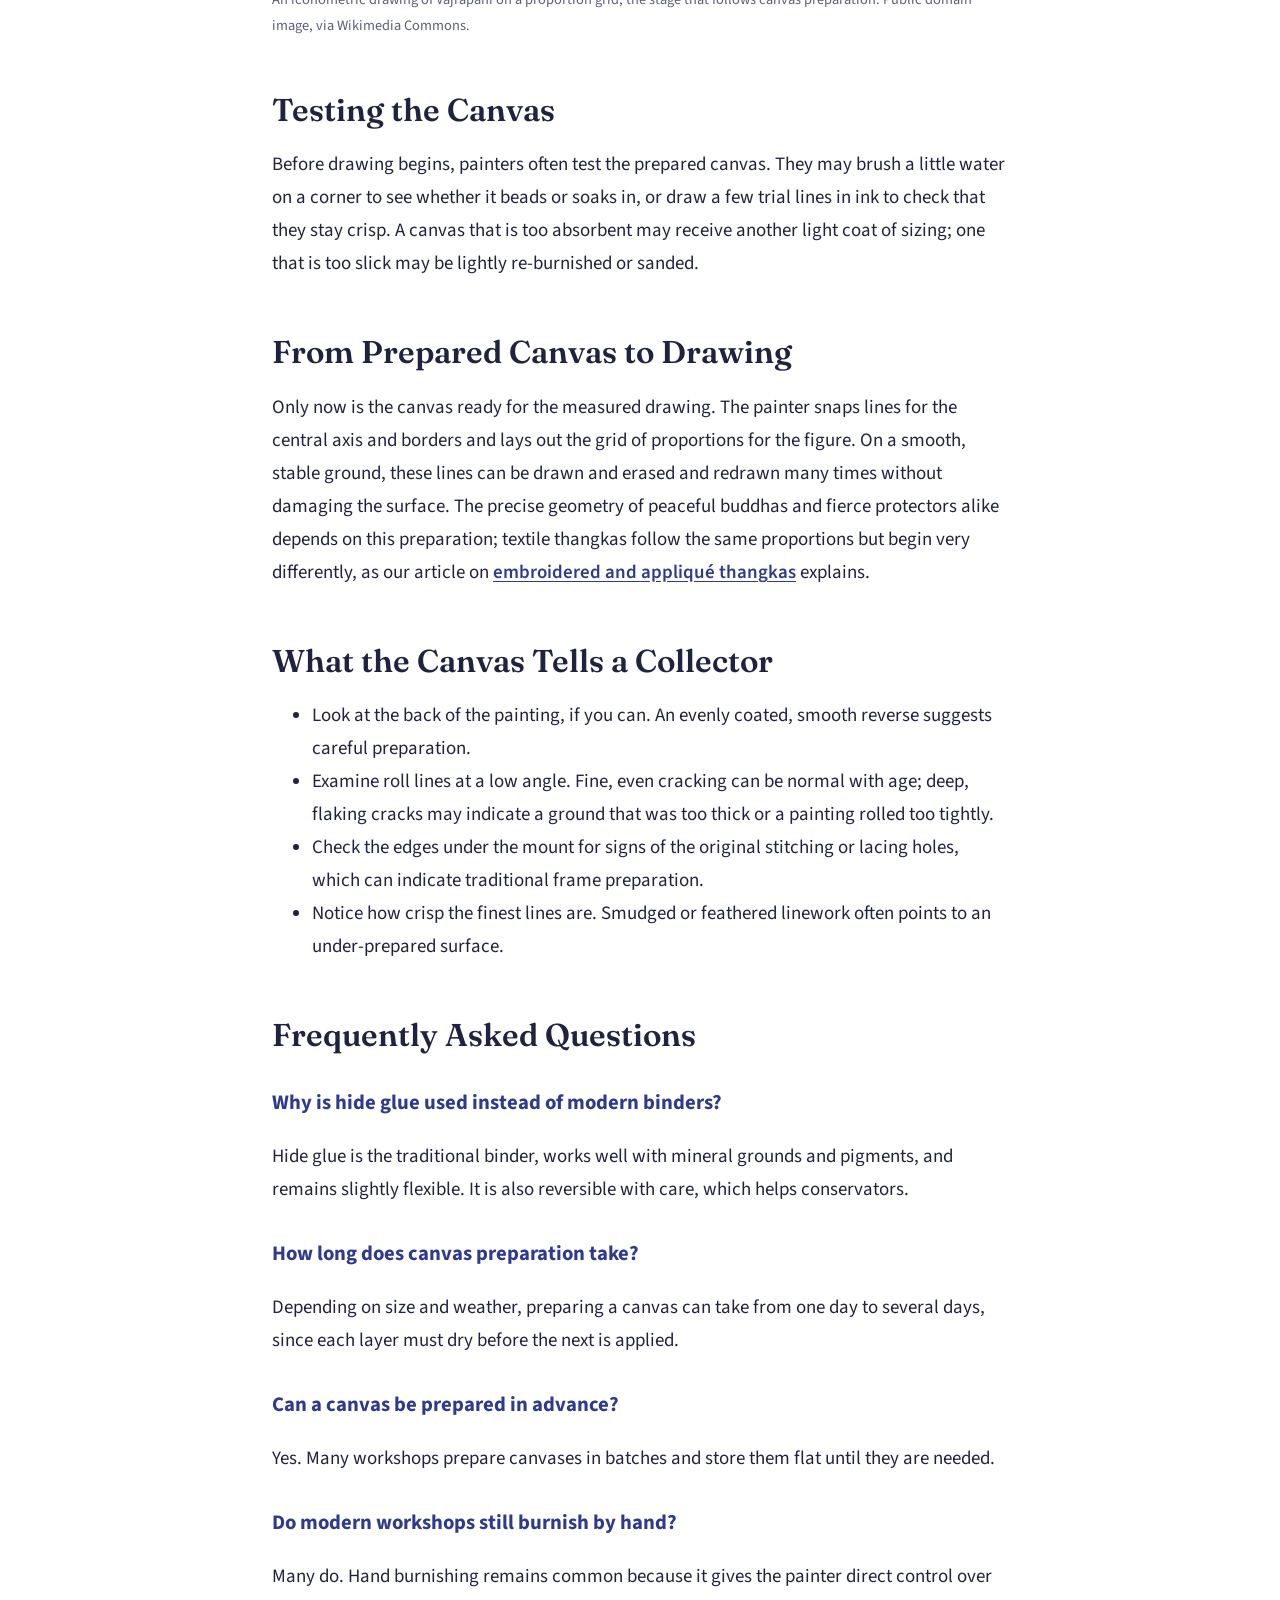
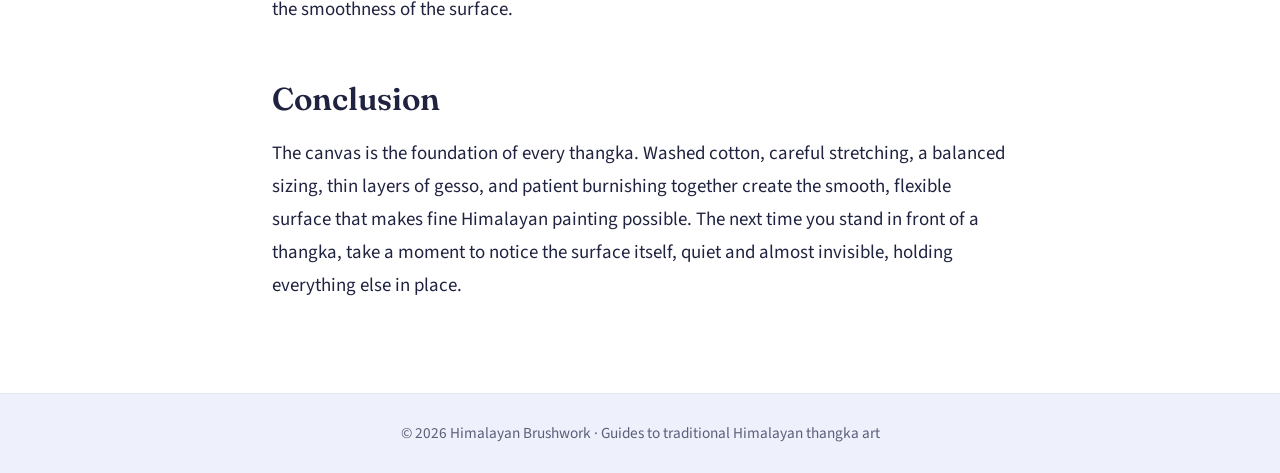
<file: preparing-a-thangka-canvas.html>
<!DOCTYPE html>
<html lang="en"><head><meta charset="utf-8"><meta name="viewport" content="width=device-width,initial-scale=1">
<title>Preparing a Thangka Canvas: Cotton, Sizing, Gesso, and Burnishing | Himalayan Brushwork</title><meta name="description" content="A close look at the first and most overlooked stage of thangka making: choosing the cotton, stretching it on a frame, sizing it with hide glue, applying gesso, and burnishing it smooth."><meta name="robots" content="index, follow"><link rel="canonical" href="https://nepathangka.github.io/himalayan-brushwork/preparing-a-thangka-canvas.html"><link rel="stylesheet" href="style.css"><link rel="icon" href="favicon.svg" type="image/svg+xml"><script src="motion.js" defer></script></head>
<body><header><a class="brand" href="index.html"><svg class="logo-mark" viewBox="0 0 64 64" width="38" height="38" aria-hidden="true" xmlns="http://www.w3.org/2000/svg"><circle cx="32" cy="32" r="30" fill="#fff" stroke="#2e3a8c" stroke-width="3"/><circle cx="42" cy="21" r="5" fill="#c9a227"/><path d="M10 44 L24 24 L31 33 L38 22 L54 44 Z" fill="#2e3a8c"/><path d="M24 24 L28 30 L24 29 L21 31 Z M38 22 L42 28 L38 27 L35 29 Z" fill="#fff"/><path d="M14 50 C24 46, 40 46, 50 50" stroke="#c9a227" stroke-width="3" fill="none" stroke-linecap="round"/></svg>Himalayan Brushwork</a><nav><a href="index.html">Home</a><a href="services.html">Services</a><a href="about.html">About</a><a href="blog.html">Blog</a><a href="contact.html">Contact</a></nav></header><main>
<h1>Preparing a Thangka Canvas: Cotton, Sizing, Gesso, and Burnishing</h1>
<p>When people admire a thangka, they usually look at the deity, the colors, and the gold. Few think about the surface underneath. Yet every crisp line and every smooth gradation of color depends on a canvas that was prepared by hand before a single brushstroke of paint was applied. Traditional painters often say that a poorly prepared canvas will betray the painting, no matter how skilled the artist.</p>
<p>This guide focuses entirely on that first stage: what the canvas is made of, how it is stretched, how it is sized and coated, and why the final burnishing matters so much. Understanding it will change how you look at the surface of any thangka.</p>
<figure><img src="canvas-amitabha-tabo.jpg" alt="A 12th-century painting of Amitabha with attendants from Tabo Monastery; its crisp lines depend on a smooth, burnished ground."><figcaption>A 12th-century painting of Amitabha with attendants from Tabo Monastery; its crisp lines depend on a smooth, burnished ground. Image: Cleveland Museum of Art, CC0, via Wikimedia Commons.</figcaption></figure>
<h2>Choosing the Cloth</h2>
<p>Most thangkas are painted on cotton. Painters prefer a tightly woven, even cloth without knots or thick threads, because irregularities in the weave show through later as bumps or uneven color. Historically, silk was sometimes used for prestigious commissions, and some very old paintings use linen-like plant fibers, but plain cotton has been the standard for centuries because it is strong, flexible, and takes the ground layer well.</p>
<p>Before use, the cloth is often washed to remove any finishing agents and to pre-shrink it, so that it will not distort once it is stretched and wetted. The painter then cuts it a little larger than the intended painting, leaving a margin for stitching and lacing.</p>
<h2>Stretching the Canvas on Its Frames</h2>
<h3>The inner frame</h3>
<p>The cloth is first sewn along all four sides to thin wooden or bamboo sticks, forming an inner frame. Some painters fold the edges over a cord before stitching, which spreads the tension evenly and prevents the cloth from tearing at the seams.</p>
<h3>The outer frame and lacing</h3>
<p>This inner frame is then set inside a larger, sturdy outer frame and laced to it with strong string, passing around both frames at regular intervals like the lacing of a drum. By tightening the lacing a little at a time, the painter can bring the canvas to an even, firm tension. Because the cloth will relax and tighten as it absorbs and loses moisture during the next stages, the lacing is adjusted repeatedly. This simple system is one reason thangka canvases stay so flat and stable.</p>
<h2>Sizing with Hide Glue</h2>
<p>Raw cotton is extremely absorbent. If paint were applied directly, it would soak in unevenly and spread along the fibers. To prevent this, the canvas is sized with a thin solution of animal-hide glue dissolved in warm water. The glue seals the fibers and gives the cloth a slight stiffness. It is brushed onto both sides of the canvas and allowed to dry thoroughly.</p>
<p>The strength of the glue matters. Too weak, and the canvas stays absorbent; too strong, and the later ground layer may crack when the painting is rolled. Experienced painters judge the mixture by feel and by how it sets on a test strip, adjusting for the weather and the season.</p>
<h2>Applying the Gesso Ground</h2>
<p>Once the sizing has dried, the painter prepares the ground, a mixture often compared to gesso in Western painting. It is made by combining hide glue with a fine white mineral powder, traditionally chalk, kaolin clay, or a similar white earth. The paste is thinned to a creamy consistency and spread evenly over the canvas.</p>
<h3>Thin layers, worked in</h3>
<p>Rather than one thick coat, the ground is usually applied in several thin layers, each worked into the weave with a flat tool or a broad brush and allowed to dry. Many painters apply the ground to both front and back, then gently scrape away excess so that the texture of the cloth is filled but not buried. The aim is a layer thick enough to give a smooth white surface, yet thin enough to stay flexible when the thangka is rolled for travel or storage.</p>
<p>This flexibility is essential. A thangka is meant to be rolled, and a heavy, brittle ground would crack along the roll lines over time. The balance between smoothness and suppleness is one of the quiet signs of a well-made painting, and one of the reasons good care matters later in its life, as we explain in our guide to <a href="caring-for-and-framing-a-thangka.html">caring for and framing a thangka</a>.</p>
<h2>Burnishing the Surface</h2>
<p>When the final layer of ground is completely dry, the canvas is laid on a flat, hard surface and burnished. The painter rubs the surface with a smooth stone, a polished shell, or a piece of glass, sometimes after lightly dampening it. The pressure compresses the ground, closes tiny pores, and creates a surface with a soft, almost satin sheen.</p>
<p>Burnishing is slow, physical work, and it is done on both sides of the canvas in many workshops. The result is a surface that accepts fine ink lines without bleeding and allows paint to be laid down in clean, even layers. When you look closely at a well-preserved thangka and notice how sharp the outlines are, you are seeing the benefit of careful burnishing.</p>
<figure><img src="canvas-iconometry-grid.jpg" alt="An iconometric drawing of Vajrapani on a proportion grid, the stage that follows canvas preparation."><figcaption>An iconometric drawing of Vajrapani on a proportion grid, the stage that follows canvas preparation. Public domain image, via Wikimedia Commons.</figcaption></figure>
<h2>Testing the Canvas</h2>
<p>Before drawing begins, painters often test the prepared canvas. They may brush a little water on a corner to see whether it beads or soaks in, or draw a few trial lines in ink to check that they stay crisp. A canvas that is too absorbent may receive another light coat of sizing; one that is too slick may be lightly re-burnished or sanded.</p>
<h2>From Prepared Canvas to Drawing</h2>
<p>Only now is the canvas ready for the measured drawing. The painter snaps lines for the central axis and borders and lays out the grid of proportions for the figure. On a smooth, stable ground, these lines can be drawn and erased and redrawn many times without damaging the surface. The precise geometry of peaceful buddhas and fierce protectors alike depends on this preparation; textile thangkas follow the same proportions but begin very differently, as our article on <a href="embroidered-and-applique-thangkas.html">embroidered and appliqué thangkas</a> explains.</p>
<h2>What the Canvas Tells a Collector</h2>
<ul><li>Look at the back of the painting, if you can. An evenly coated, smooth reverse suggests careful preparation.</li><li>Examine roll lines at a low angle. Fine, even cracking can be normal with age; deep, flaking cracks may indicate a ground that was too thick or a painting rolled too tightly.</li><li>Check the edges under the mount for signs of the original stitching or lacing holes, which can indicate traditional frame preparation.</li><li>Notice how crisp the finest lines are. Smudged or feathered linework often points to an under-prepared surface.</li></ul>
<h2>Frequently Asked Questions</h2>
<h3>Why is hide glue used instead of modern binders?</h3>
<p>Hide glue is the traditional binder, works well with mineral grounds and pigments, and remains slightly flexible. It is also reversible with care, which helps conservators.</p>
<h3>How long does canvas preparation take?</h3>
<p>Depending on size and weather, preparing a canvas can take from one day to several days, since each layer must dry before the next is applied.</p>
<h3>Can a canvas be prepared in advance?</h3>
<p>Yes. Many workshops prepare canvases in batches and store them flat until they are needed.</p>
<h3>Do modern workshops still burnish by hand?</h3>
<p>Many do. Hand burnishing remains common because it gives the painter direct control over the smoothness of the surface.</p>
<h2>Conclusion</h2>
<p>The canvas is the foundation of every thangka. Washed cotton, careful stretching, a balanced sizing, thin layers of gesso, and patient burnishing together create the smooth, flexible surface that makes fine Himalayan painting possible. The next time you stand in front of a thangka, take a moment to notice the surface itself, quiet and almost invisible, holding everything else in place.</p>
</main><footer>© 2026 Himalayan Brushwork · Guides to traditional Himalayan thangka art</footer></body></html>
</file>
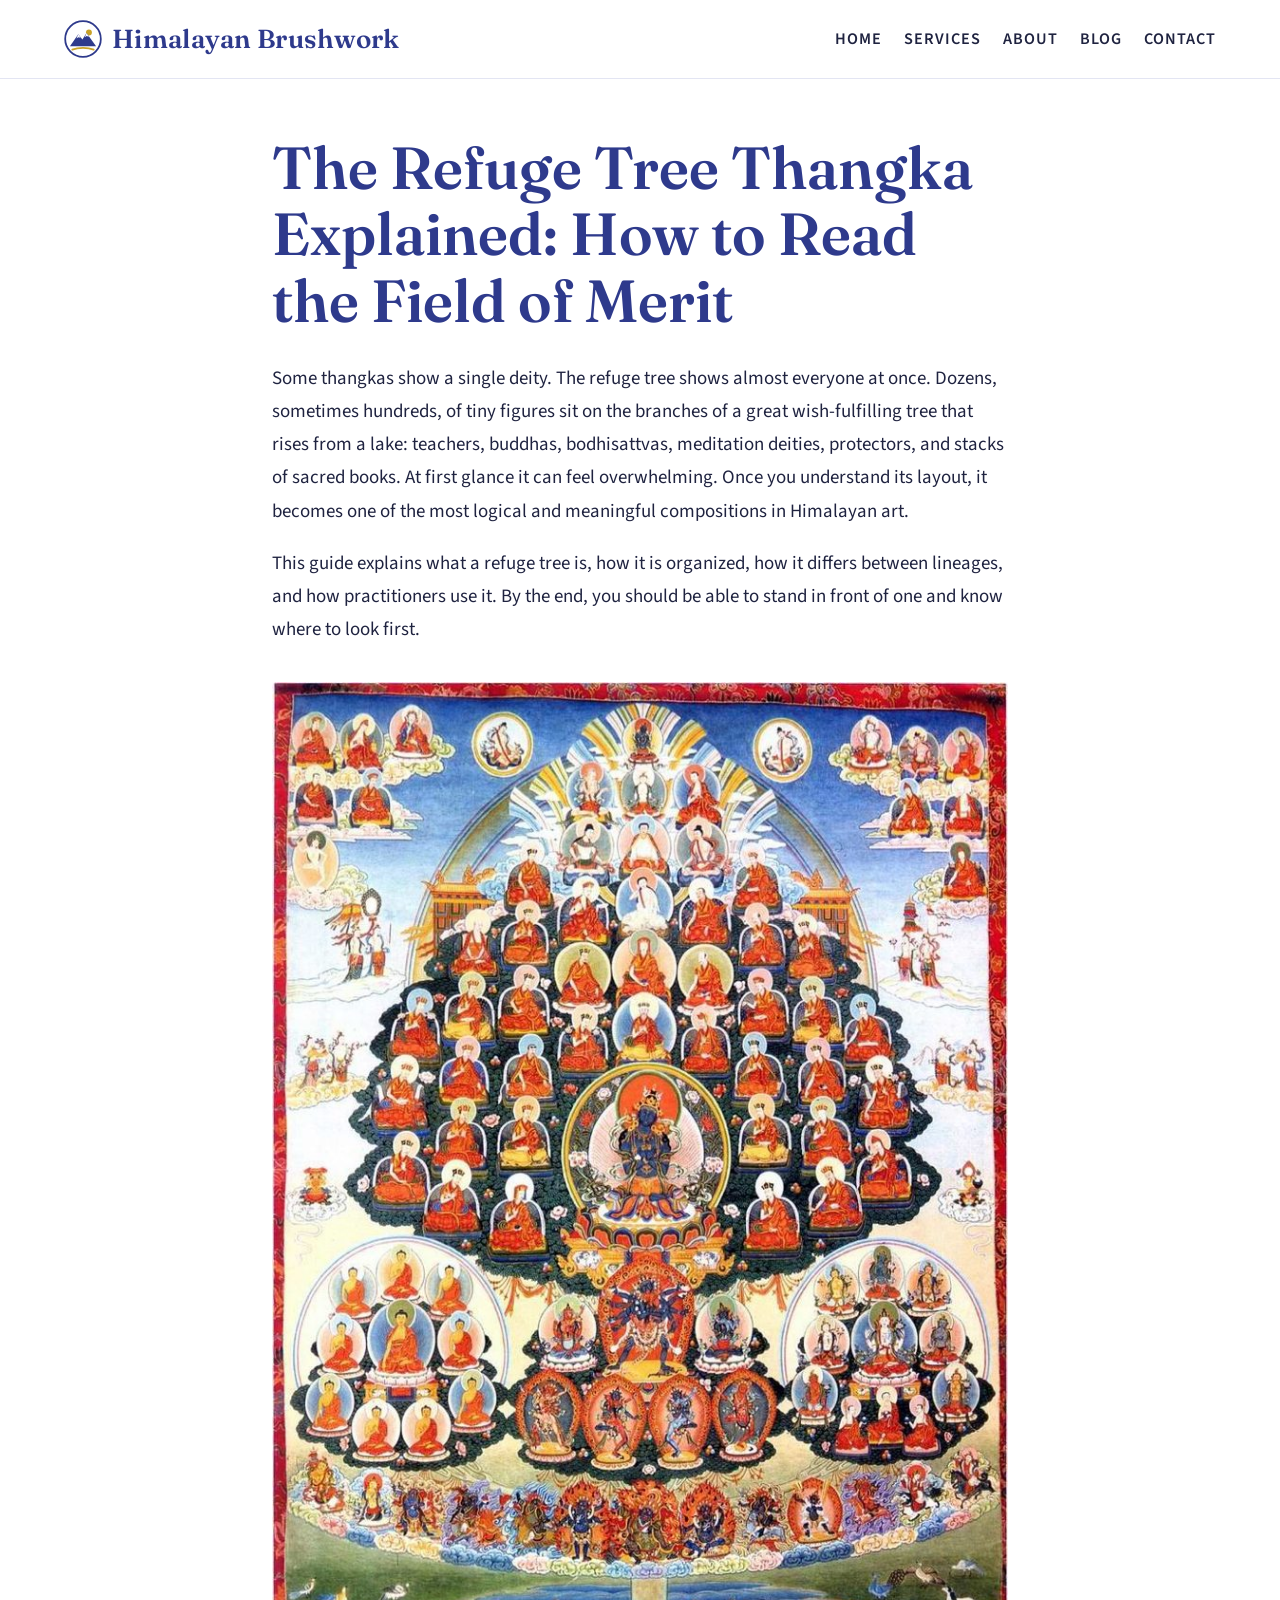
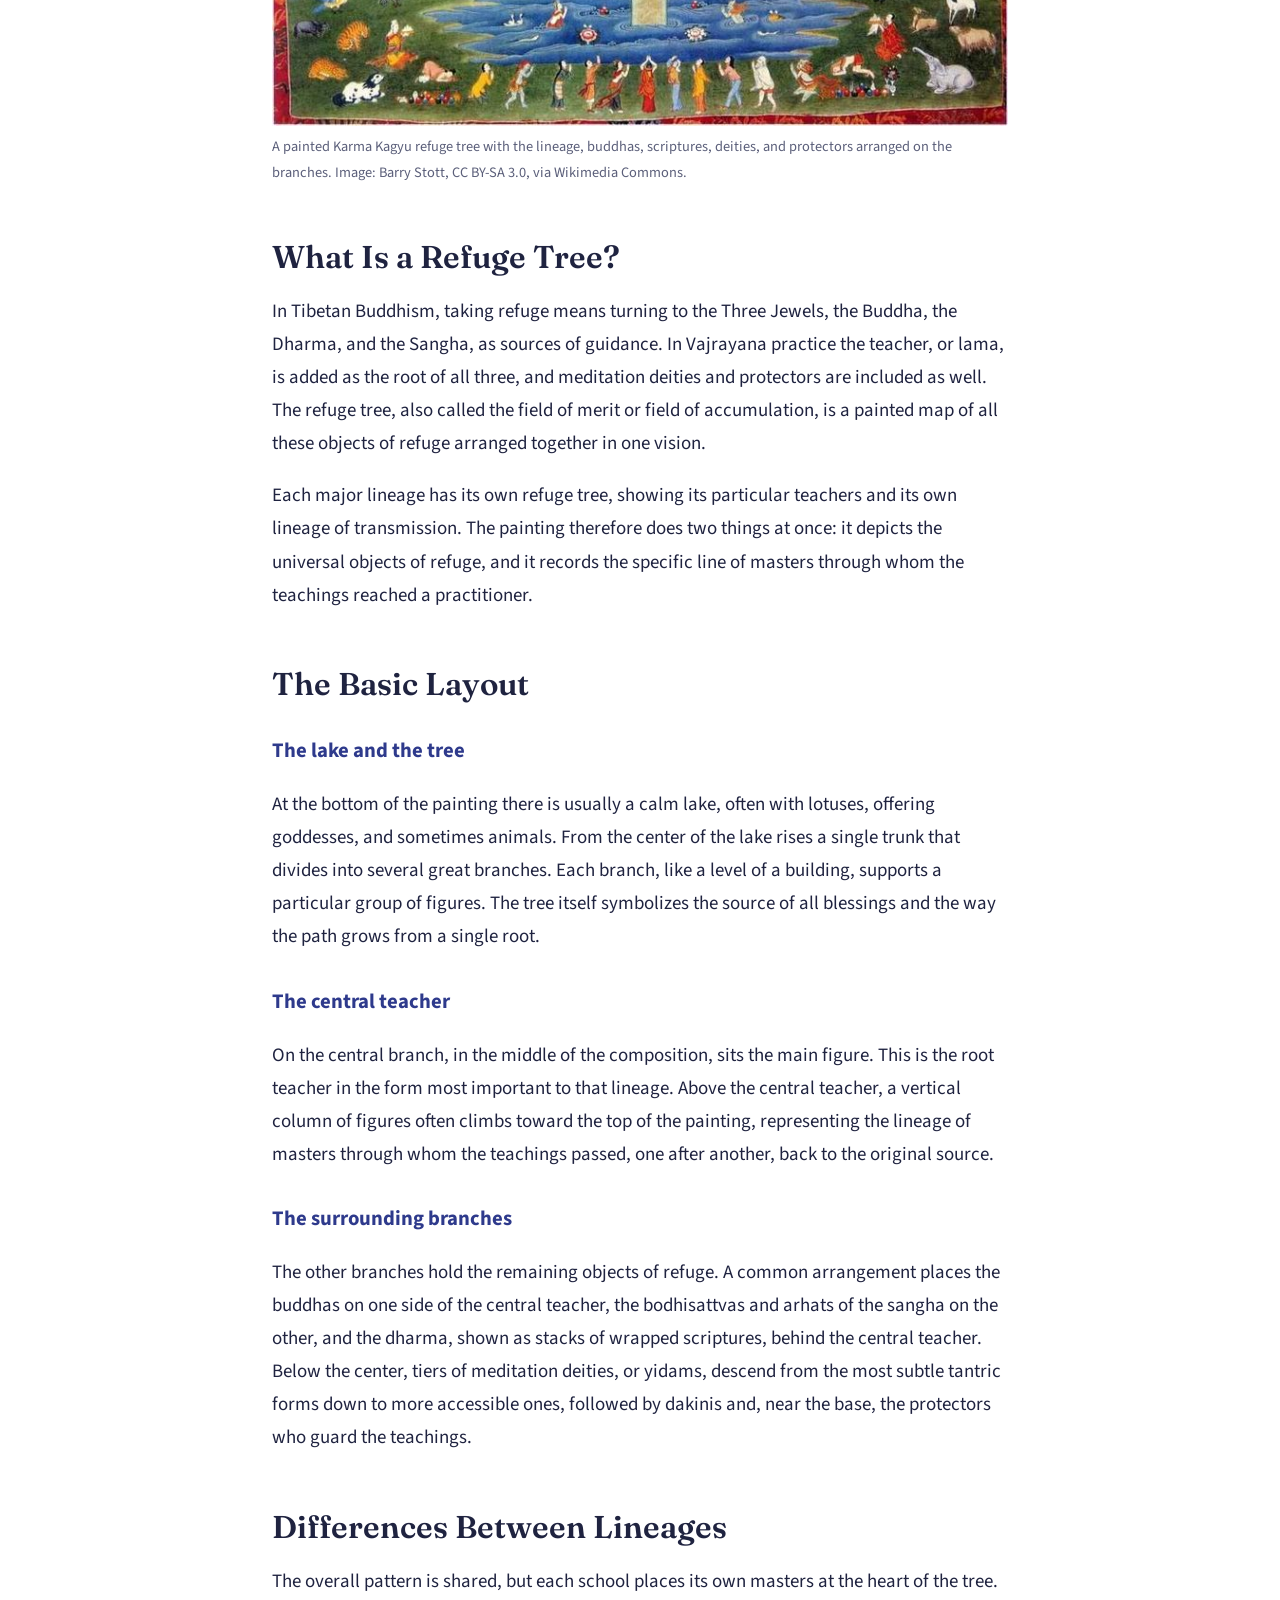
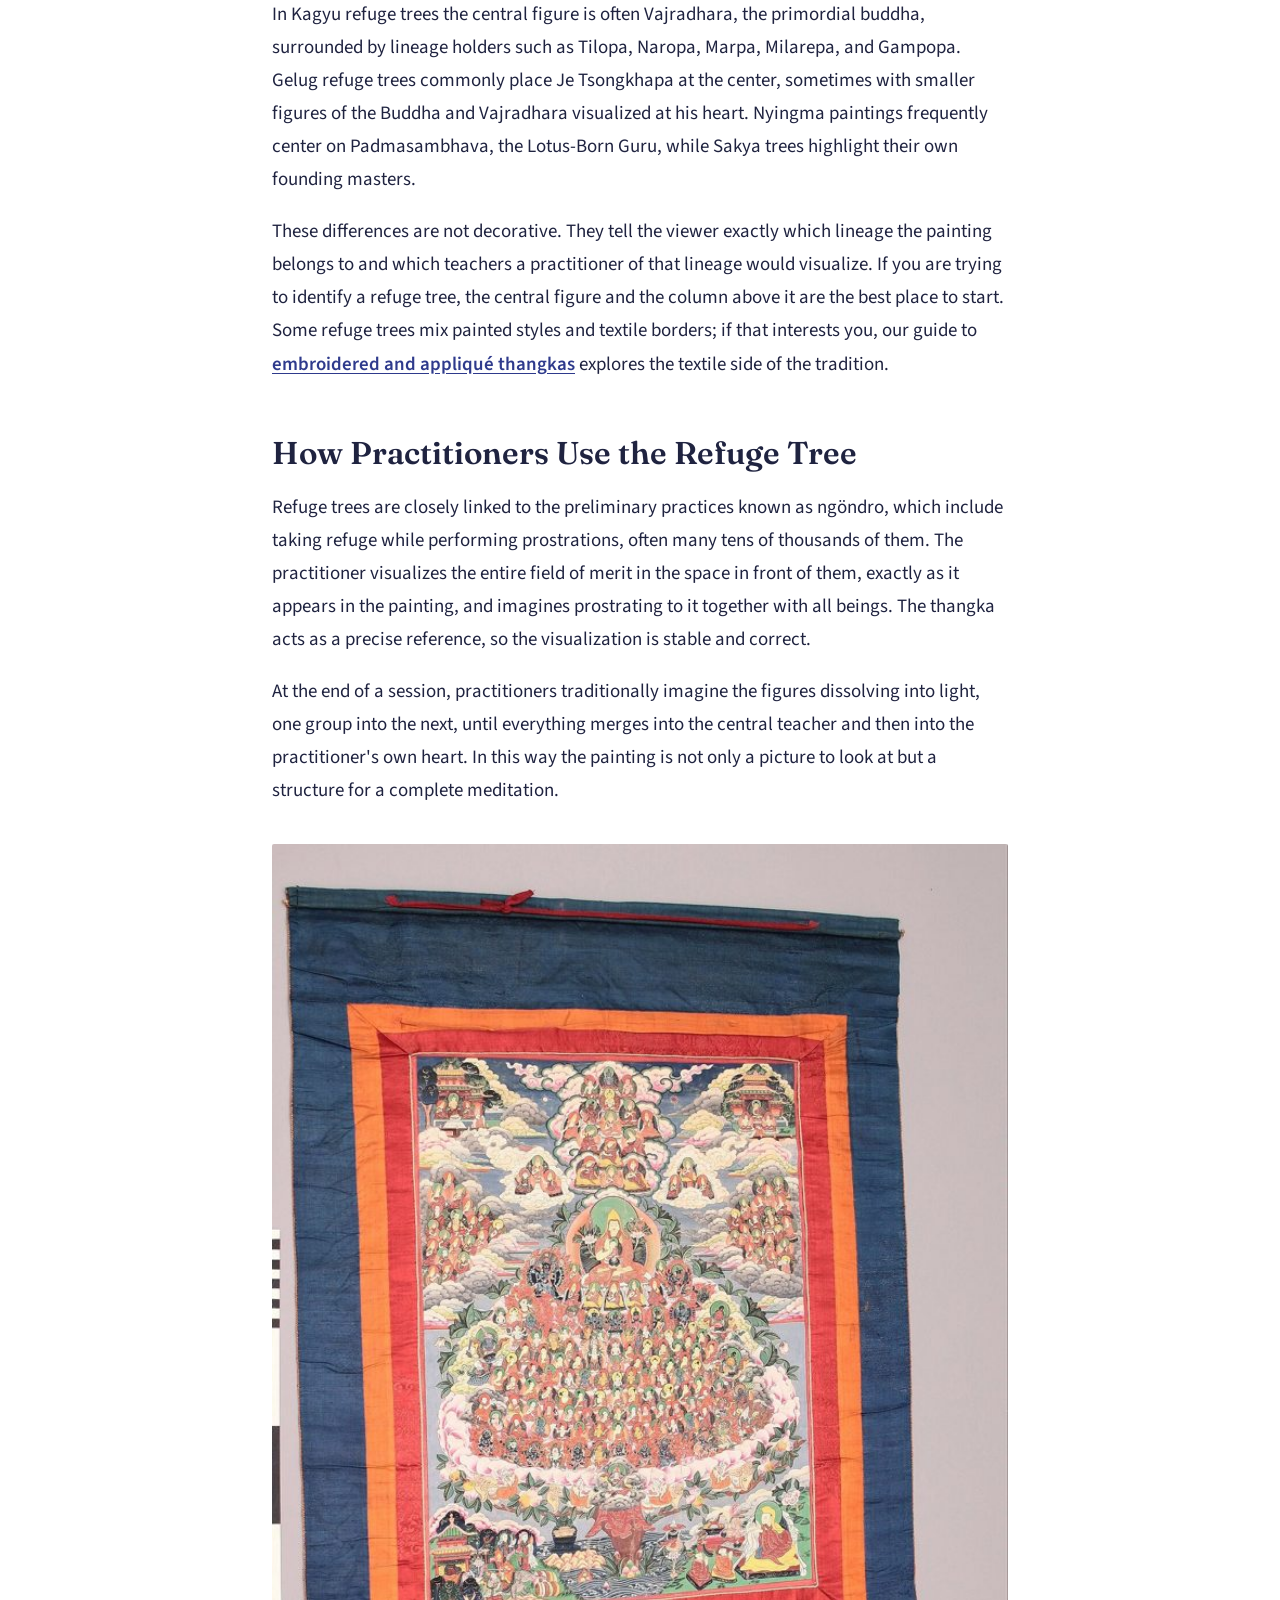
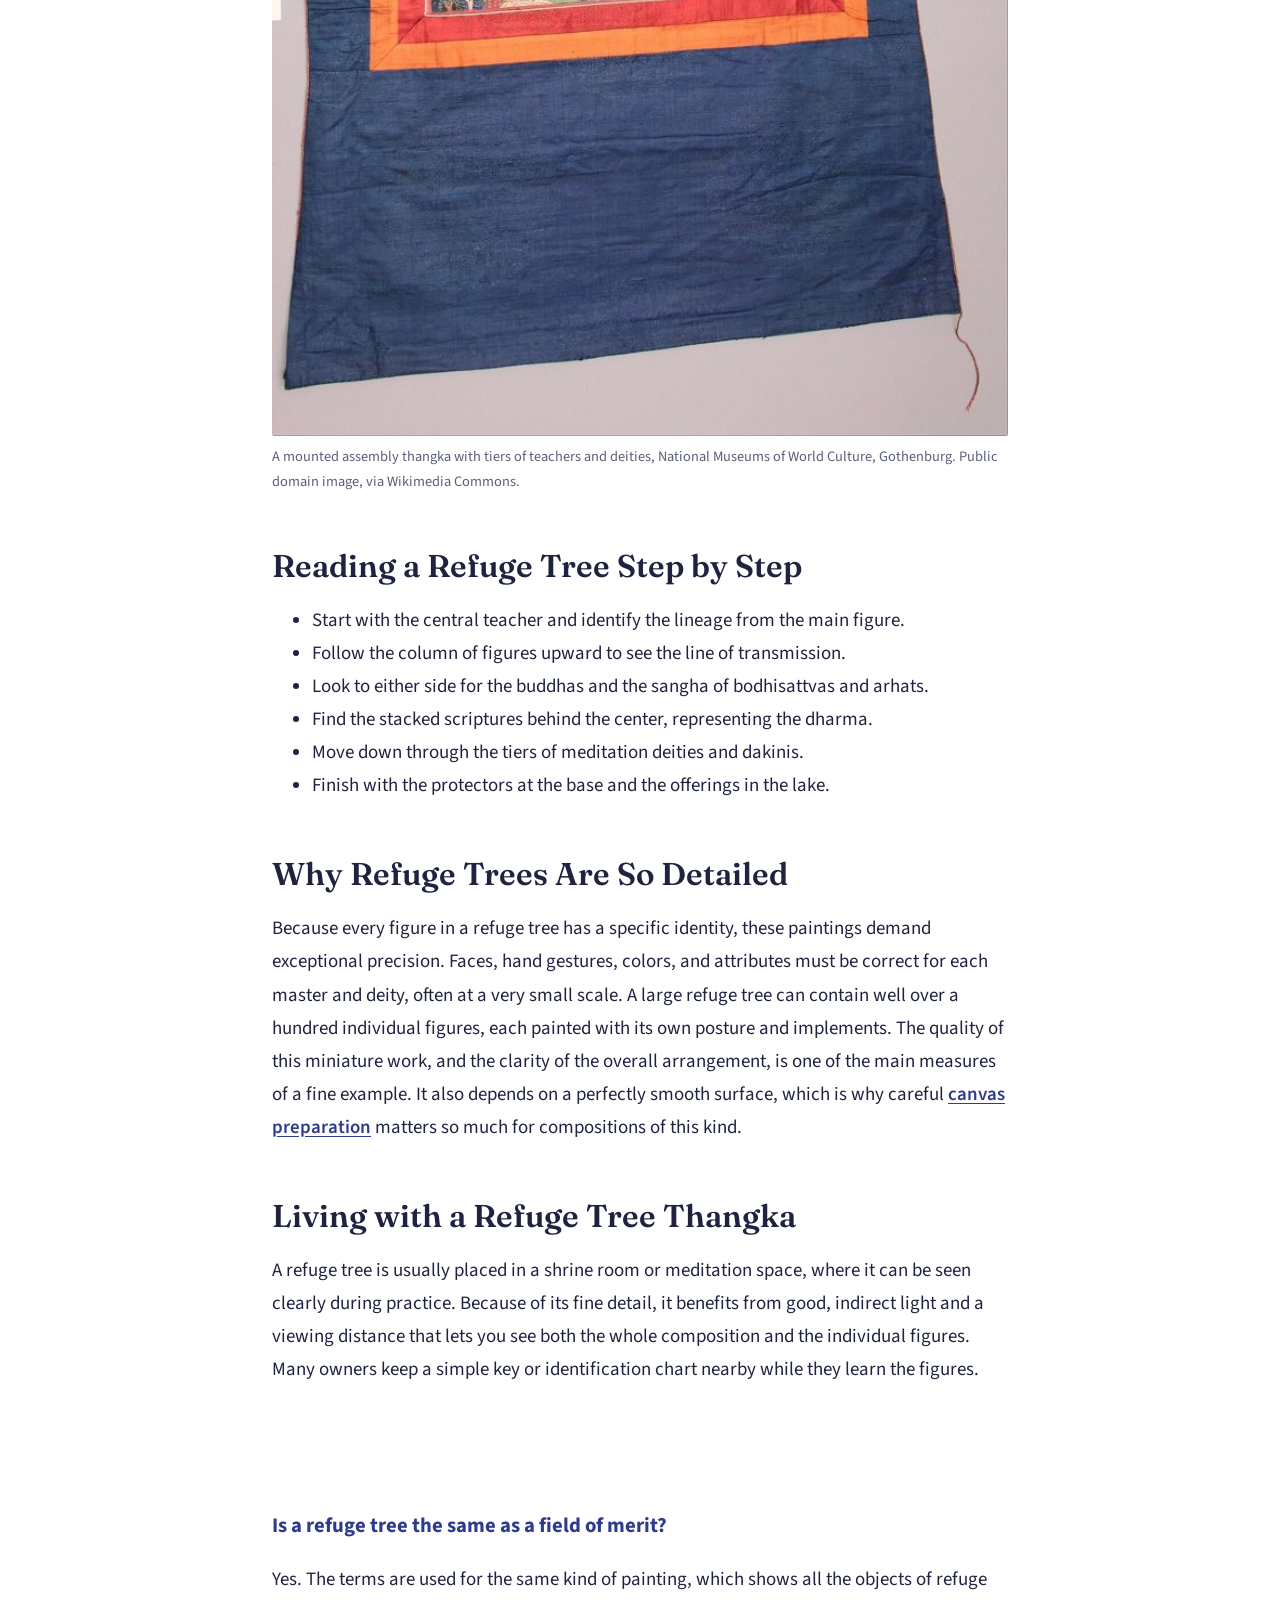
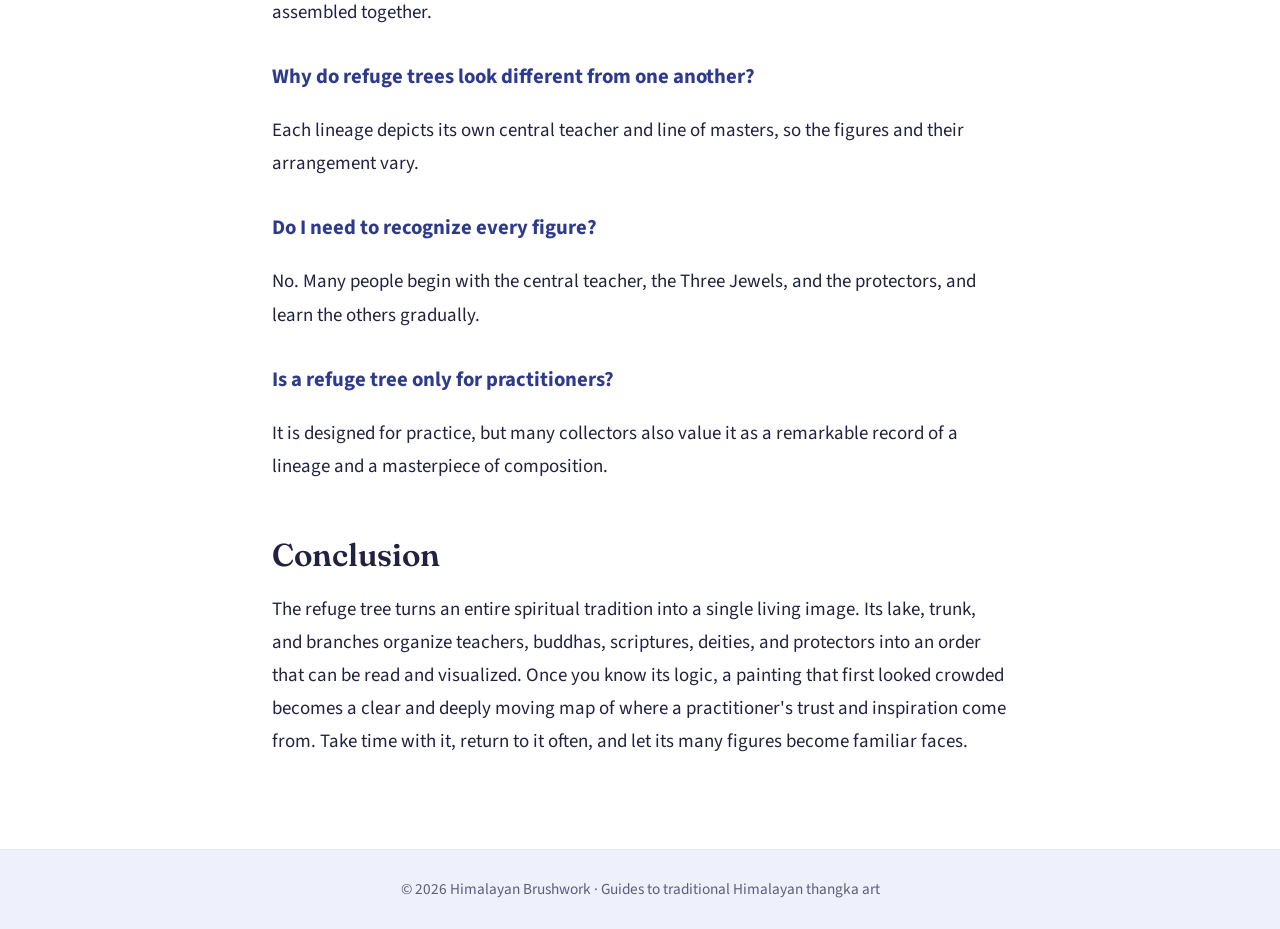
<file: refuge-tree-thangka-explained.html>
<!DOCTYPE html>
<html lang="en"><head><meta charset="utf-8"><meta name="viewport" content="width=device-width,initial-scale=1">
<title>The Refuge Tree Thangka Explained: How to Read the Field of Merit | Himalayan Brushwork</title><meta name="description" content="A guide to the refuge tree (field of merit) thangka: its central teacher, the lineage, buddhas, dharma texts, sangha, meditation deities and protectors, and how it is used in practice."><meta name="robots" content="index, follow"><link rel="canonical" href="https://nepathangka.github.io/himalayan-brushwork/refuge-tree-thangka-explained.html"><link rel="stylesheet" href="style.css"><link rel="icon" href="favicon.svg" type="image/svg+xml"><script src="motion.js" defer></script></head>
<body><header><a class="brand" href="index.html"><svg class="logo-mark" viewBox="0 0 64 64" width="38" height="38" aria-hidden="true" xmlns="http://www.w3.org/2000/svg"><circle cx="32" cy="32" r="30" fill="#fff" stroke="#2e3a8c" stroke-width="3"/><circle cx="42" cy="21" r="5" fill="#c9a227"/><path d="M10 44 L24 24 L31 33 L38 22 L54 44 Z" fill="#2e3a8c"/><path d="M24 24 L28 30 L24 29 L21 31 Z M38 22 L42 28 L38 27 L35 29 Z" fill="#fff"/><path d="M14 50 C24 46, 40 46, 50 50" stroke="#c9a227" stroke-width="3" fill="none" stroke-linecap="round"/></svg>Himalayan Brushwork</a><nav><a href="index.html">Home</a><a href="services.html">Services</a><a href="about.html">About</a><a href="blog.html">Blog</a><a href="contact.html">Contact</a></nav></header><main>
<h1>The Refuge Tree Thangka Explained: How to Read the Field of Merit</h1>
<p>Some thangkas show a single deity. The refuge tree shows almost everyone at once. Dozens, sometimes hundreds, of tiny figures sit on the branches of a great wish-fulfilling tree that rises from a lake: teachers, buddhas, bodhisattvas, meditation deities, protectors, and stacks of sacred books. At first glance it can feel overwhelming. Once you understand its layout, it becomes one of the most logical and meaningful compositions in Himalayan art.</p>
<p>This guide explains what a refuge tree is, how it is organized, how it differs between lineages, and how practitioners use it. By the end, you should be able to stand in front of one and know where to look first.</p>
<figure><img src="refuge-tree-kagyu.jpg" alt="A painted Karma Kagyu refuge tree with the lineage, buddhas, scriptures, deities, and protectors arranged on the branches."><figcaption>A painted Karma Kagyu refuge tree with the lineage, buddhas, scriptures, deities, and protectors arranged on the branches. Image: Barry Stott, CC BY-SA 3.0, via Wikimedia Commons.</figcaption></figure>
<h2>What Is a Refuge Tree?</h2>
<p>In Tibetan Buddhism, taking refuge means turning to the Three Jewels, the Buddha, the Dharma, and the Sangha, as sources of guidance. In Vajrayana practice the teacher, or lama, is added as the root of all three, and meditation deities and protectors are included as well. The refuge tree, also called the field of merit or field of accumulation, is a painted map of all these objects of refuge arranged together in one vision.</p>
<p>Each major lineage has its own refuge tree, showing its particular teachers and its own lineage of transmission. The painting therefore does two things at once: it depicts the universal objects of refuge, and it records the specific line of masters through whom the teachings reached a practitioner.</p>
<h2>The Basic Layout</h2>
<h3>The lake and the tree</h3>
<p>At the bottom of the painting there is usually a calm lake, often with lotuses, offering goddesses, and sometimes animals. From the center of the lake rises a single trunk that divides into several great branches. Each branch, like a level of a building, supports a particular group of figures. The tree itself symbolizes the source of all blessings and the way the path grows from a single root.</p>
<h3>The central teacher</h3>
<p>On the central branch, in the middle of the composition, sits the main figure. This is the root teacher in the form most important to that lineage. Above the central teacher, a vertical column of figures often climbs toward the top of the painting, representing the lineage of masters through whom the teachings passed, one after another, back to the original source.</p>
<h3>The surrounding branches</h3>
<p>The other branches hold the remaining objects of refuge. A common arrangement places the buddhas on one side of the central teacher, the bodhisattvas and arhats of the sangha on the other, and the dharma, shown as stacks of wrapped scriptures, behind the central teacher. Below the center, tiers of meditation deities, or yidams, descend from the most subtle tantric forms down to more accessible ones, followed by dakinis and, near the base, the protectors who guard the teachings.</p>
<h2>Differences Between Lineages</h2>
<p>The overall pattern is shared, but each school places its own masters at the heart of the tree. In Kagyu refuge trees the central figure is often Vajradhara, the primordial buddha, surrounded by lineage holders such as Tilopa, Naropa, Marpa, Milarepa, and Gampopa. Gelug refuge trees commonly place Je Tsongkhapa at the center, sometimes with smaller figures of the Buddha and Vajradhara visualized at his heart. Nyingma paintings frequently center on Padmasambhava, the Lotus-Born Guru, while Sakya trees highlight their own founding masters.</p>
<p>These differences are not decorative. They tell the viewer exactly which lineage the painting belongs to and which teachers a practitioner of that lineage would visualize. If you are trying to identify a refuge tree, the central figure and the column above it are the best place to start. Some refuge trees mix painted styles and textile borders; if that interests you, our guide to <a href="embroidered-and-applique-thangkas.html">embroidered and appliqué thangkas</a> explores the textile side of the tradition.</p>
<h2>How Practitioners Use the Refuge Tree</h2>
<p>Refuge trees are closely linked to the preliminary practices known as ngöndro, which include taking refuge while performing prostrations, often many tens of thousands of them. The practitioner visualizes the entire field of merit in the space in front of them, exactly as it appears in the painting, and imagines prostrating to it together with all beings. The thangka acts as a precise reference, so the visualization is stable and correct.</p>
<p>At the end of a session, practitioners traditionally imagine the figures dissolving into light, one group into the next, until everything merges into the central teacher and then into the practitioner's own heart. In this way the painting is not only a picture to look at but a structure for a complete meditation.</p>
<figure><img src="refuge-assembly-mounted.jpg" alt="A mounted assembly thangka with tiers of teachers and deities, National Museums of World Culture, Gothenburg."><figcaption>A mounted assembly thangka with tiers of teachers and deities, National Museums of World Culture, Gothenburg. Public domain image, via Wikimedia Commons.</figcaption></figure>
<h2>Reading a Refuge Tree Step by Step</h2>
<ul><li>Start with the central teacher and identify the lineage from the main figure.</li><li>Follow the column of figures upward to see the line of transmission.</li><li>Look to either side for the buddhas and the sangha of bodhisattvas and arhats.</li><li>Find the stacked scriptures behind the center, representing the dharma.</li><li>Move down through the tiers of meditation deities and dakinis.</li><li>Finish with the protectors at the base and the offerings in the lake.</li></ul>
<h2>Why Refuge Trees Are So Detailed</h2>
<p>Because every figure in a refuge tree has a specific identity, these paintings demand exceptional precision. Faces, hand gestures, colors, and attributes must be correct for each master and deity, often at a very small scale. A large refuge tree can contain well over a hundred individual figures, each painted with its own posture and implements. The quality of this miniature work, and the clarity of the overall arrangement, is one of the main measures of a fine example. It also depends on a perfectly smooth surface, which is why careful <a href="preparing-a-thangka-canvas.html">canvas preparation</a> matters so much for compositions of this kind.</p>
<h2>Living with a Refuge Tree Thangka</h2>
<p>A refuge tree is usually placed in a shrine room or meditation space, where it can be seen clearly during practice. Because of its fine detail, it benefits from good, indirect light and a viewing distance that lets you see both the whole composition and the individual figures. Many owners keep a simple key or identification chart nearby while they learn the figures.</p>
<h2>Frequently Asked Questions</h2>
<h3>Is a refuge tree the same as a field of merit?</h3>
<p>Yes. The terms are used for the same kind of painting, which shows all the objects of refuge assembled together.</p>
<h3>Why do refuge trees look different from one another?</h3>
<p>Each lineage depicts its own central teacher and line of masters, so the figures and their arrangement vary.</p>
<h3>Do I need to recognize every figure?</h3>
<p>No. Many people begin with the central teacher, the Three Jewels, and the protectors, and learn the others gradually.</p>
<h3>Is a refuge tree only for practitioners?</h3>
<p>It is designed for practice, but many collectors also value it as a remarkable record of a lineage and a masterpiece of composition.</p>
<h2>Conclusion</h2>
<p>The refuge tree turns an entire spiritual tradition into a single living image. Its lake, trunk, and branches organize teachers, buddhas, scriptures, deities, and protectors into an order that can be read and visualized. Once you know its logic, a painting that first looked crowded becomes a clear and deeply moving map of where a practitioner's trust and inspiration come from. Take time with it, return to it often, and let its many figures become familiar faces.</p>
</main><footer>© 2026 Himalayan Brushwork · Guides to traditional Himalayan thangka art</footer></body></html>
</file>
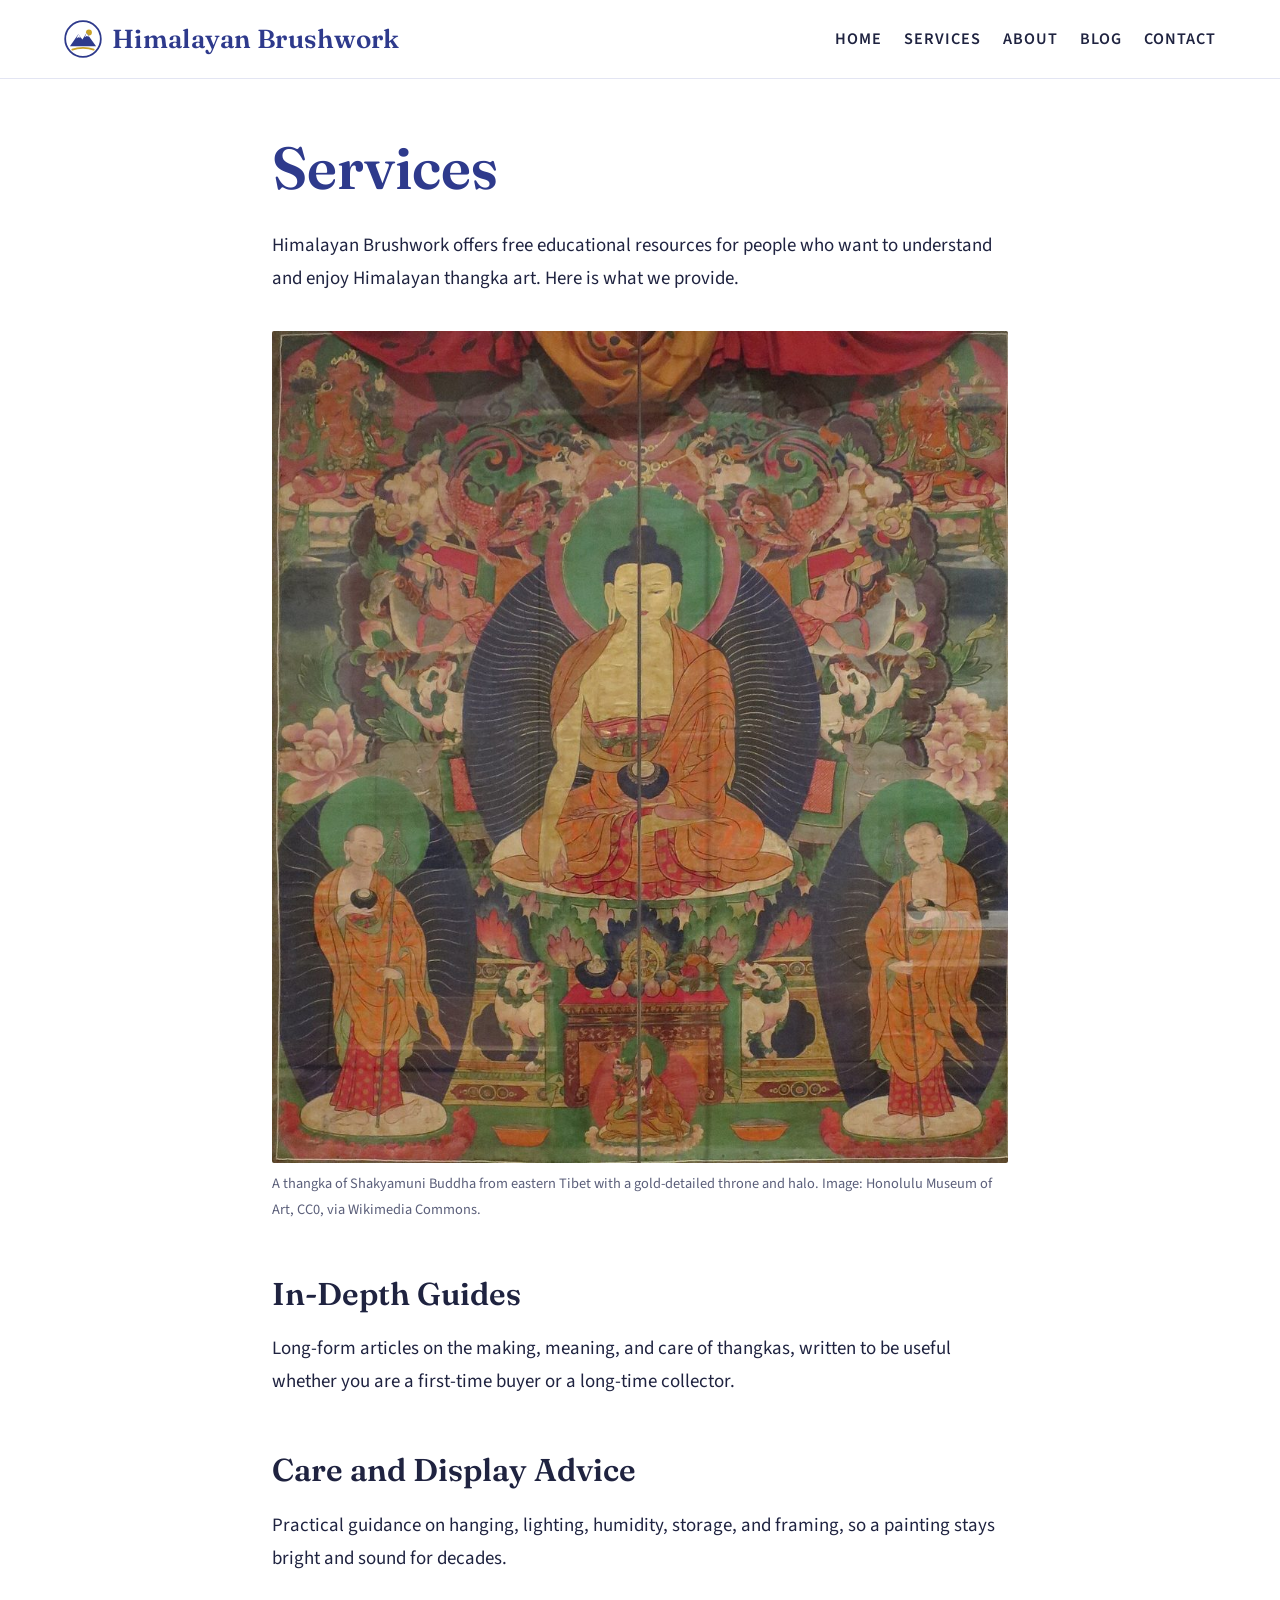
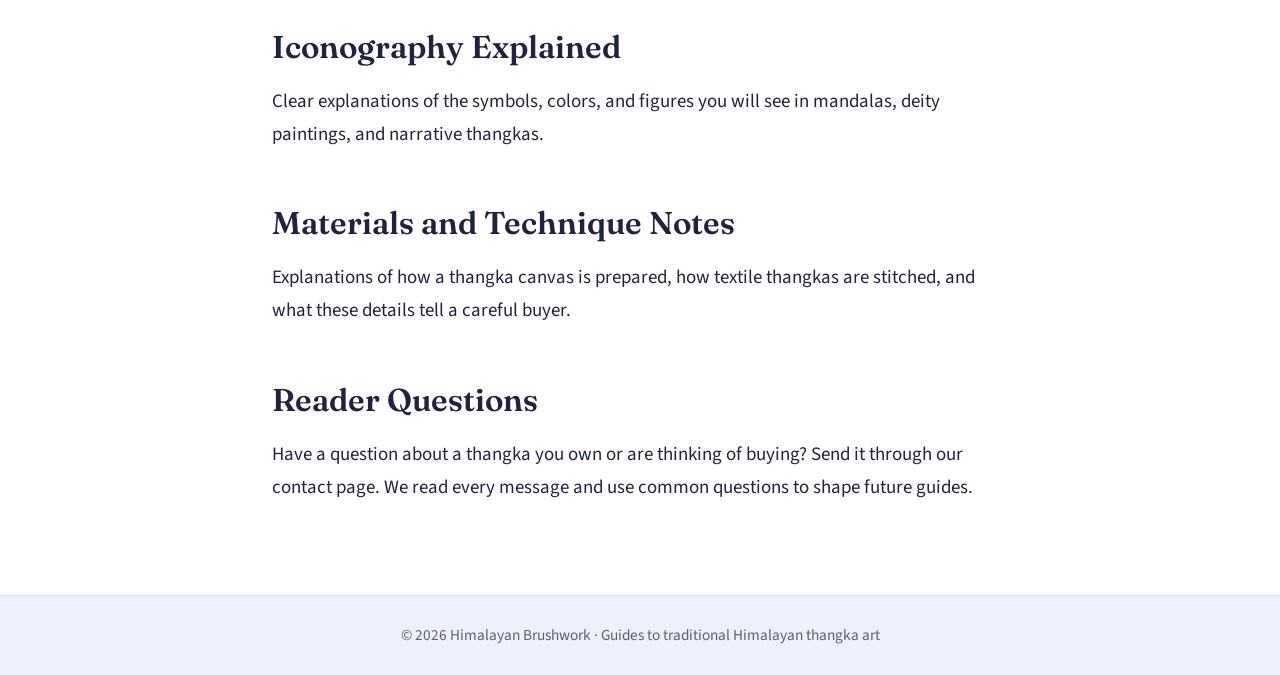
<file: services.html>
<!DOCTYPE html>
<html lang="en"><head><meta charset="utf-8"><meta name="viewport" content="width=device-width,initial-scale=1">
<title>Services | Himalayan Brushwork</title><meta name="description" content="Free educational resources on thangka art: in-depth guides, care and display advice, iconography, and materials and technique notes."><meta name="robots" content="index, follow"><link rel="canonical" href="https://nepathangka.github.io/himalayan-brushwork/services.html"><link rel="stylesheet" href="style.css"><link rel="icon" href="favicon.svg" type="image/svg+xml"><script src="motion.js" defer></script></head>
<body><header><a class="brand" href="index.html"><svg class="logo-mark" viewBox="0 0 64 64" width="38" height="38" aria-hidden="true" xmlns="http://www.w3.org/2000/svg"><circle cx="32" cy="32" r="30" fill="#fff" stroke="#2e3a8c" stroke-width="3"/><circle cx="42" cy="21" r="5" fill="#c9a227"/><path d="M10 44 L24 24 L31 33 L38 22 L54 44 Z" fill="#2e3a8c"/><path d="M24 24 L28 30 L24 29 L21 31 Z M38 22 L42 28 L38 27 L35 29 Z" fill="#fff"/><path d="M14 50 C24 46, 40 46, 50 50" stroke="#c9a227" stroke-width="3" fill="none" stroke-linecap="round"/></svg>Himalayan Brushwork</a><nav><a href="index.html">Home</a><a href="services.html">Services</a><a href="about.html">About</a><a href="blog.html">Blog</a><a href="contact.html">Contact</a></nav></header><main>
<h1>Services</h1>
<p>Himalayan Brushwork offers free educational resources for people who want to understand and enjoy Himalayan thangka art. Here is what we provide.</p>
<figure><img src="services-shakyamuni.jpg" alt="A thangka of Shakyamuni Buddha from eastern Tibet with a gold-detailed throne and halo."><figcaption>A thangka of Shakyamuni Buddha from eastern Tibet with a gold-detailed throne and halo. Image: Honolulu Museum of Art, CC0, via Wikimedia Commons.</figcaption></figure>
<h2>In-Depth Guides</h2>
<p>Long-form articles on the making, meaning, and care of thangkas, written to be useful whether you are a first-time buyer or a long-time collector.</p>
<h2>Care and Display Advice</h2>
<p>Practical guidance on hanging, lighting, humidity, storage, and framing, so a painting stays bright and sound for decades.</p>
<h2>Iconography Explained</h2>
<p>Clear explanations of the symbols, colors, and figures you will see in mandalas, deity paintings, and narrative thangkas.</p>
<h2>Materials and Technique Notes</h2>
<p>Explanations of how a thangka canvas is prepared, how textile thangkas are stitched, and what these details tell a careful buyer.</p>
<h2>Reader Questions</h2>
<p>Have a question about a thangka you own or are thinking of buying? Send it through our contact page. We read every message and use common questions to shape future guides.</p>
</main><footer>© 2026 Himalayan Brushwork · Guides to traditional Himalayan thangka art</footer></body></html>
</file>
<file: style.css>
@import url("https://fonts.googleapis.com/css2?family=Fraunces:opsz,wght@9..144,400;9..144,600&family=Source+Sans+3:wght@400;600&display=swap");
:root{--ink:#1f2340;--indigo:#2e3a8c;--soft:#eef0fb;--muted:#5b5f7a}
*{box-sizing:border-box}html{font-size:18px}body{margin:0;background:#fff;color:var(--ink);font-family:"Source Sans 3",Arial,sans-serif;line-height:1.75}
header{position:sticky;top:0;z-index:5;background:#fff;border-bottom:1px solid #e3e5f3;padding:16px 5vw;display:flex;flex-wrap:wrap;gap:10px;align-items:center;justify-content:space-between}
.brand{font-family:"Fraunces",Georgia,serif;font-size:1.45rem;font-weight:600;color:var(--indigo);text-decoration:none;letter-spacing:.3px}
nav a{color:var(--ink);text-decoration:none;margin-left:22px;font-weight:600;font-size:.9rem;text-transform:uppercase;letter-spacing:1px}nav a:hover{color:var(--indigo)}
main{max-width:780px;margin:0 auto;padding:56px 22px 72px}
h1{font-family:"Fraunces",Georgia,serif;font-weight:600;font-size:clamp(2.1rem,5vw,3.3rem);line-height:1.12;color:var(--indigo);margin:0 0 28px}
h2{font-family:"Fraunces",Georgia,serif;font-weight:600;font-size:1.75rem;line-height:1.25;margin:52px 0 12px;color:var(--ink)}
h3{font-size:1.15rem;margin:30px 0 6px;color:var(--indigo)}
p,li{font-size:1.05rem}main p a,main li a{color:var(--indigo);text-decoration:underline;text-underline-offset:3px;font-weight:600}
figure{margin:36px 0}figure img{width:100%;height:auto;border-radius:2px;display:block}figcaption{font-size:.8rem;color:var(--muted);margin-top:8px}
.cards{display:grid;grid-template-columns:repeat(auto-fill,minmax(230px,1fr));gap:26px;margin-top:30px}
.card{border:1px solid #e3e5f3;background:#fff}.card img{width:100%;height:190px;object-fit:cover;display:block}.card div{padding:16px}
.card a{font-family:"Fraunces",Georgia,serif;font-size:1.15rem;color:var(--indigo);text-decoration:none;line-height:1.3}.card p{font-size:.9rem;color:var(--muted)}
form label{display:block;margin-top:18px;font-weight:600}form input,form textarea{width:100%;padding:12px;border:1px solid #c9cde6;font:inherit}
form button{margin-top:22px;background:var(--indigo);color:#fff;border:0;padding:14px 34px;font:inherit;font-weight:600;cursor:pointer}
footer{border-top:1px solid #e3e5f3;color:var(--muted);text-align:center;padding:26px;font-size:.85rem;background:var(--soft)}
@media (max-width:640px){html{font-size:16px}nav a{margin:0 14px 0 0}header{position:static}main{padding-top:32px}}
/* logo + motion (added Nov 2) */
.brand{display:inline-flex;align-items:center;gap:10px}.logo-mark{flex:0 0 auto;display:block;transition:transform .5s ease}.brand:hover .logo-mark{transform:rotate(-8deg) scale(1.06)}
nav a{position:relative}nav a::after{content:"";position:absolute;left:0;right:0;bottom:-4px;height:2px;background:#2e3a8c;transform:scaleX(0);transform-origin:left;transition:transform .3s ease}nav a:hover::after{transform:scaleX(1)}
.card{transition:transform .35s ease, box-shadow .35s ease}.card:hover{transform:translateY(-5px);box-shadow:0 14px 30px rgba(20,30,60,.14)}
button,form button{transition:transform .25s ease, box-shadow .25s ease}button:hover{transform:translateY(-2px);box-shadow:0 8px 18px rgba(20,30,60,.18)}
@keyframes heroIn{from{opacity:0;transform:translateY(16px)}to{opacity:1;transform:none}}
.js-motion main h1,.js-motion .hero h1,.js-motion .hero p{animation:heroIn .9s ease both}.js-motion .hero p{animation-delay:.15s}
.js-motion .reveal{opacity:0;transform:translateY(18px);transition:opacity .7s ease, transform .7s ease}.js-motion .reveal.in{opacity:1;transform:none}
@media (prefers-reduced-motion: reduce){*{animation:none!important;transition:none!important}.reveal{opacity:1!important;transform:none!important}}
</file>
